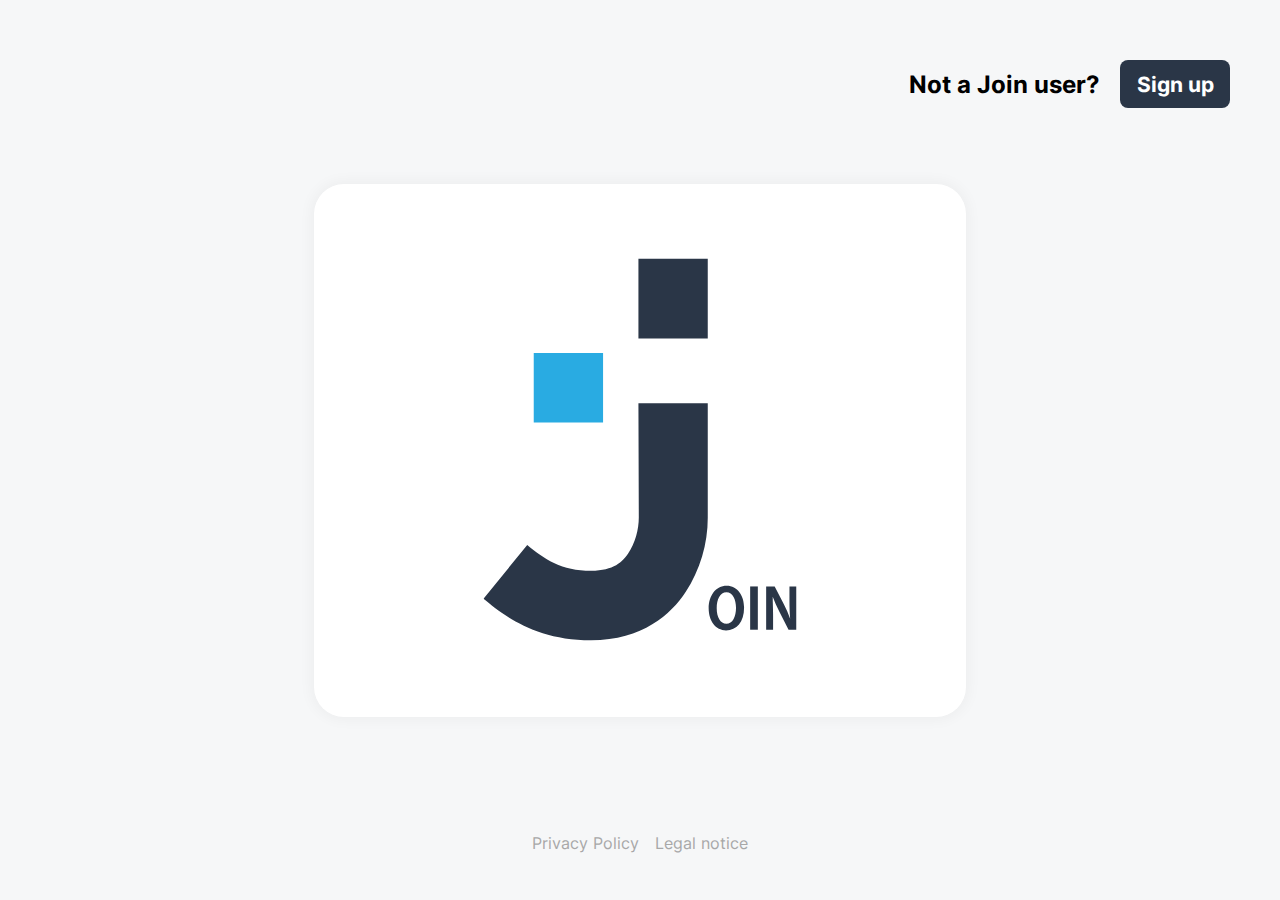
<file: index.html>
<!DOCTYPE html>
<html lang="en">

<head>
  <meta charset="UTF-8">
  <meta name="viewport" content="width=device-width, initial-scale=1.0">
  <title>Join</title>
  <link rel="icon" type="image/svg" href="./assets/img/LogoFavicon.svg">

  <script src="./js/storage.js"></script>
  <script src="./js/storage_task_contact_actions.js"></script>
  <script src="./js/contacts_overlay_and_mobile.js"></script>
  <script src="html.js"></script>
  <script src="./js/board.js"></script>
  <script src="script.js"></script>


  <link rel="stylesheet" href="style.css" />
  <link rel="stylesheet" href="./css/mobile_index.css">
  <link rel="stylesheet" href="./fonts.css" />
  <link rel="stylesheet" href="./css/contacts-overlay.css" />

</head>

<body onload="init()">
  <div class="mobile-start-screen">
    <svg class="mobile-logo" xmlns="http://www.w3.org/2000/svg" width="101" height="122" viewBox="0 0 101 122"
      fill="none">
      <path d="M71.6725 0H49.5146V25.4923H71.6725V0Z" fill="white" />
      <path
        d="M49.5142 46.2251H71.6721V82.1779C71.7733 90.8292 69.3112 99.3153 64.5986 106.557C59.9455 113.594 50.963 121.966 34.3446 121.966C16.2434 121.966 5.69286 113.406 0 108.715L13.9765 91.4743C19.533 96.0112 24.885 99.7435 34.4299 99.7435C41.6567 99.7435 44.5372 96.7988 46.2247 94.2307C48.5186 90.6637 49.7052 86.4923 49.6335 82.2464L49.5142 46.2251Z"
        fill="white" />
      <path d="M38.2135 30.1318H16.0557V52.3884H38.2135V30.1318Z" fill="#29ABE2" />
      <path
        d="M83.2795 111.522C83.2795 116.265 80.8762 118.815 77.5184 118.815C74.1607 118.815 71.9619 115.785 71.9619 111.762C71.9619 107.739 74.2288 104.554 77.7059 104.554C81.183 104.554 83.2795 107.687 83.2795 111.522ZM74.5356 111.711C74.5356 114.57 75.6776 116.675 77.6377 116.675C79.5978 116.675 80.7057 114.45 80.7057 111.539C80.7057 108.988 79.6831 106.592 77.6377 106.592C75.5924 106.592 74.5356 108.903 74.5356 111.711Z"
        fill="white" />
      <path d="M87.6771 104.76V118.593H85.2227V104.76H87.6771Z" fill="white" />
      <path
        d="M90.3359 118.593V104.76H93.0631L95.9947 110.461C96.7494 111.952 97.4209 113.483 98.006 115.049C97.8526 113.337 97.7844 111.368 97.7844 109.177V104.76H100.034V118.593H97.4946L94.5289 112.772C93.7437 111.243 93.0438 109.671 92.4324 108.064C92.4324 109.776 92.5517 111.711 92.5517 114.09V118.576L90.3359 118.593Z"
        fill="white" />
    </svg>
  </div>
  <div class="main-container-index">

    <svg class="main-logo" width="274" height="335" viewBox="0 0 274 335" fill="none"
      xmlns="http://www.w3.org/2000/svg">
      <path d="M196.314 0H135.623V69.8251H196.314V0Z" fill="#2A3647" />
      <path
        d="M135.623 126.614H196.315V225.091C196.592 248.787 189.848 272.031 176.94 291.868C164.195 311.141 139.591 334.072 94.0723 334.072C44.4917 334.072 15.5931 310.626 0 297.777L38.2825 250.554C53.5021 262.981 68.1615 273.204 94.3057 273.204C114.101 273.204 121.99 265.138 126.612 258.104C132.896 248.334 136.146 236.908 135.95 225.279L135.623 126.614Z"
        fill="#2A3647" />
      <path d="M104.67 82.5332H43.9781V143.495H104.67V82.5332Z" fill="#29ABE2" />
      <path
        d="M228.108 305.467C228.108 318.456 221.525 325.444 212.328 325.444C203.131 325.444 197.108 317.143 197.108 306.123C197.108 295.103 203.318 286.381 212.842 286.381C222.366 286.381 228.108 294.962 228.108 305.467ZM204.158 305.983C204.158 313.814 207.286 319.582 212.655 319.582C218.024 319.582 221.058 313.486 221.058 305.514C221.058 298.526 218.257 291.961 212.655 291.961C207.053 291.961 204.158 298.292 204.158 305.983Z"
        fill="#2A3647" />
      <path d="M240.153 286.944V324.834H233.43V286.944H240.153Z" fill="#2A3647" />
      <path
        d="M247.436 324.834V286.944H254.905L262.935 302.56C265.002 306.643 266.842 310.838 268.444 315.127C268.024 310.438 267.837 305.045 267.837 299.042V286.944H274V324.834H267.044L258.92 308.89C256.77 304.702 254.853 300.397 253.178 295.994C253.178 300.684 253.505 305.983 253.505 312.501V324.787L247.436 324.834Z"
        fill="#2A3647" />
    </svg>

    <div class="sing-up-header">
      <h2>Not a Join user?</h2>
      <button class="btn-log-in" onclick="renderSignUp()">Sign up</button>
    </div>

    <div id="log_container" class="log-container">

    </div>
    <div id="sing_up_mobile" class="sing-up-header-mobile">
      <h2>Not a Join user?</h2>
      <button class="btn-log-in btn-log-mobile" onclick="renderSignUp()">Sign up</button>
    </div>
  </div>
  </div>

  <div class="footer-text-container">
    <a class="footer-text" href="privacy_policy_without_log_in.html" target="_blank">Privacy Policy</a>
    <a class="footer-text" href="legal_notice_without_log_in.html" target="_blank">Legal notice</a>
  </div>

</body>

</html>
</file>
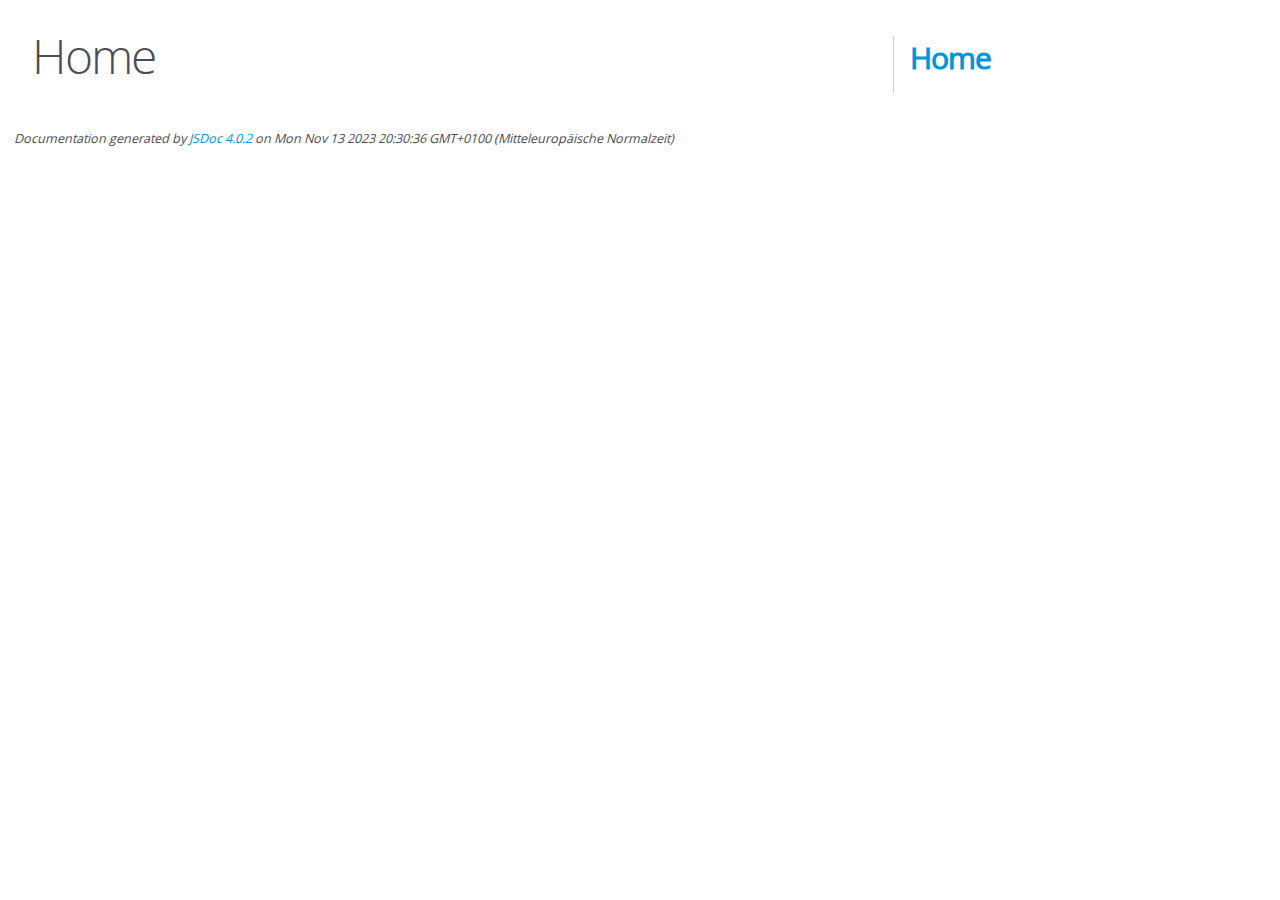
<file: out/index.html>
<!DOCTYPE html>
<html lang="en">
<head>
    <meta charset="utf-8">
    <title>JSDoc: Home</title>

    <script src="scripts/prettify/prettify.js"> </script>
    <script src="scripts/prettify/lang-css.js"> </script>
    <!--[if lt IE 9]>
      <script src="//html5shiv.googlecode.com/svn/trunk/html5.js"></script>
    <![endif]-->
    <link type="text/css" rel="stylesheet" href="styles/prettify-tomorrow.css">
    <link type="text/css" rel="stylesheet" href="styles/jsdoc-default.css">
</head>

<body>

<div id="main">

    <h1 class="page-title">Home</h1>

    



    


    <h3> </h3>










    









</div>

<nav>
    <h2><a href="index.html">Home</a></h2>
</nav>

<br class="clear">

<footer>
    Documentation generated by <a href="https://github.com/jsdoc/jsdoc">JSDoc 4.0.2</a> on Mon Nov 13 2023 20:30:36 GMT+0100 (Mitteleuropäische Normalzeit)
</footer>

<script> prettyPrint(); </script>
<script src="scripts/linenumber.js"> </script>
</body>
</html>
</file>
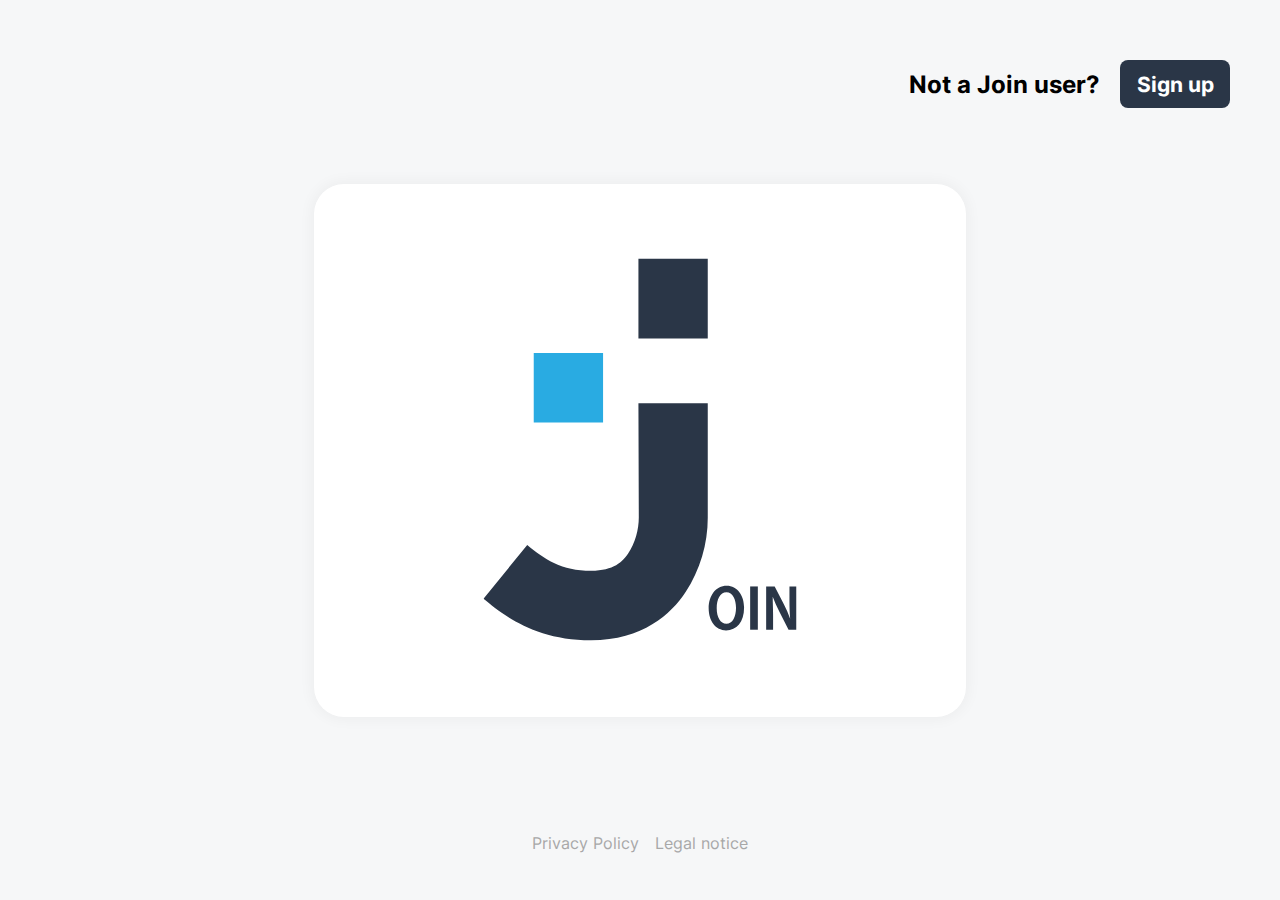
<file: add_task.html>
<!DOCTYPE html>
<html lang="en">
	<head>
		<meta charset="UTF-8" />
		<meta name="viewport" content="width=device-width, initial-scale=1.0" />
		<title>Join</title>

		<link rel="icon" type="image/svg" href="./assets/img/LogoFavicon.svg" />

		<link rel="stylesheet" href="style.css" />
		<link rel="stylesheet" href="./fonts.css" />
		<link rel="stylesheet" href="./css/add_task.css" />
		<link rel="stylesheet" href="./css/add_task_mobile.css" />
		<link rel="stylesheet" href="./css/sidebar-header_template.css" />
		<link rel="stylesheet" href="./css/mobile-header-footer.css" />
		<link rel="stylesheet" href="./css/add-task-slider.css" />
		<link rel="stylesheet" href="./css/edit-board-slider.css" />

		<script src="./js/storage.js"></script>
		<script src="./js/storage_task_contact_actions.js"></script>
		<script src="./js/board.js"></script>
		<script src="./js/task-open.js"></script>
		<script src="./script.js"></script>
		<script src="./js/sidebar-header.js"></script>
		<script src="html.js"></script>
		<script src="./js/contacts.js"></script>
		<script src="./js/task-edit.js"></script>
		<script src="./js/render-board.js"></script>
		<script src="./js/add_task.js"></script>
		<script src="./js/add_task_generate_html.js"></script>
	</head>

	<body onload="initAddTask()">
		<div class="w3include-container">
			<div w3-include-html="assets/templates/sidebar_template.html"></div>
			<main class="main-add-task-container" onclick="closeContactOverlay('et_contact_overlay', 'et_selected_contacts')">
				<div w3-include-html="assets/templates/header_template.html" class="w3-header"></div>
				<div class="add-task-content">
					<div class="add-task-main-container">
						<div class="add-task-container">
							<div class="add-task-font">Add Task</div>
							<div id="sending_confirmation" class="sending-confirmation">
								Task added to board <img class="confirmation-picture" src="./assets/img/added-task-to-board-icon.svg" />
							</div>
						</div>
						<form id="add_task_validation" onsubmit="addTask(); return false">
							<div class="main-container-center">
								<div class="add-task-container-left">
									<div class="title-main">
										<div class="title-field">Title<span class="star">*</span></div>
										<input id="enter_title_field" class="input-field-left-top" type="text" placeholder="Enter a title" required />
									</div>
									<div class="description-main">
										<div class="description-field">Description</div>
										<textarea
											id="enter_description_field"
											class="enter-description-field"
											placeholder="Enter a Description"
										></textarea>
									</div>
									<div class="assigned-main">
										<div class="assigned-field">Assigned to</div>
										<div class="assigned-to-input-slider" onclick="doNotForward(event)">
											<input
												id="et_select_contacts_search"
												class="assigned-to-slider"
												type="text"
												placeholder="Select contacts to assign"
												autocomplete="off"
												onkeyup="filterUserOnAssignedTo('et_select_contacts_search', 'et_contact_overlay', -1)"
											/>
											<img
												id="select-contacts_down"
												class="select-contacts-dropdown"
												src="./assets/img/arrow_drop_down.svg"
												alt="Select Contacts Button"
												onclick="openContactOverlay('et_contact_overlay','et_selected_contacts')"
											/>
											<img
												id="select-contacts_up"
												class="select-contacts-dropdown d-none"
												src="./assets/img/arrow_drop_up.svg"
												alt="Select Contacts Button"
												onclick="closeContactOverlay('et_contact_overlay', 'et_selected_contacts')"
											/>
											<div class="p-relative">
												<div class="contact-overlay d-none" id="et_contact_overlay" onclick="doNotForward(event)"></div>
												<div id="et_selected_contacts" class="selected-contacts"></div>
											</div>
										</div>
									</div>
								</div>

								<div class="dividing-line"></div>

								<div class="add-task-container-right">
									<div class="date-container">
										<div class="due-date">Due date<span class="star">*</span></div>
										<input
											id="date_field"
											class="date-entry-container"
											type="date"
											placeholder="tt.mm.jjjj"
											onfocus="(this.type = 'date')"
											required
										/>
									</div>
									<div class="prio-container">
										<div class="prio-field">Prio</div>
										<div class="status-container">
											<div id="Urgent_container" onclick="changePrioColor('Urgent')" class="status-definition-container">
												Urgent<img id="Urgent_img" class="prio-images" src="./assets/img/Urgent.svg" />
											</div>
											<div id="Medium_container" onclick="changePrioColor('Medium')" class="status-definition-container">
												Medium<img id="Medium_img" class="prio-images" src="./assets/img/Medium.svg" />
											</div>
											<div id="Low_container" onclick="changePrioColor('Low')" class="status-definition-container">
												Low<img id="Low_img" class="prio-images" src="./assets/img/Low.svg" />
											</div>
										</div>
									</div>
									<div class="category-container">
										<div class="category-field">Category<span class="star">*</span></div>
										<select class="minimal select-category" id="select_category_field" required>
											<option value="" class="placeholder" disabled selected>Select task category</option>
											<option class="category-options">Technical Task</option>
											<option class="category-options">User Story</option>
										</select>
									</div>
									<div class="subtask-container">
										<div class="subtask-field">Subtask</div>
										<div class="adding-new-subtask">
											<input
												onclick="handleSubtaskActions()"
												class="subtask-entry-field"
												id="add_new_subtask_field"
												placeholder="Add new subtask"
											/>
											<img
												id="normal_subtask_icon"
												class="normal-subtask-icon"
												onclick="changingSubtaskIcons(), handleSubtaskActions()"
												src="./assets/img/add-plus-icon.svg"
											/>
											<div id="three_subtask_icons" class="three-subtask-icons d-none">
												<img
													id="adding_subtask_icon-c"
													class="subtask-icons"
													src="./assets/img/add-cancel-icon.svg"
													onclick="closeSubtaskIcons()"
												/>
												<svg xmlns="http://www.w3.org/2000/svg" width="2" height="24" viewBox="0 0 2 24" fill="none">
													<path d="M1.14453 0V24" stroke="#D1D1D1" />
												</svg>
												<img
													id="adding_subtask_icon-ok"
													class="subtask-icons"
													onclick="displaySubtasks()"
													src="./assets/img/add-check-icon.svg"
												/>
											</div>
										</div>
										<div id="subtask_display_container" class="subtask-display"></div>
									</div>
								</div>
							</div>

							<div class="clear-and-create-task-container">
								<div class="required-advise"><span class="star">*</span>This field is required</div>
								<div class="clear-and-create-area">
									<div id="clear_button" class="clear-container" onclick="clearAllFields()">
										Clear
										<svg xmlns="http://www.w3.org/2000/svg" width="24" height="25" viewBox="0 0 24 25" fill="none">
											<mask
												id="mask0_71720_5473"
												style="mask-type: alpha"
												maskUnits="userSpaceOnUse"
												x="0"
												y="0"
												width="24"
												height="25"
											>
												<rect y="0.96582" width="24" height="24" fill="#D9D9D9" />
											</mask>
											<g mask="url(#mask0_71720_5473)">
												<path
													d="M11.9998 14.3659L7.0998 19.2659C6.91647 19.4492 6.68314 19.5409 6.3998 19.5409C6.11647 19.5409 5.88314 19.4492 5.6998 19.2659C5.51647 19.0825 5.4248 18.8492 5.4248 18.5659C5.4248 18.2825 5.51647 18.0492 5.6998 17.8659L10.5998 12.9659L5.6998 8.06587C5.51647 7.88254 5.4248 7.6492 5.4248 7.36587C5.4248 7.08254 5.51647 6.8492 5.6998 6.66587C5.88314 6.48254 6.11647 6.39087 6.3998 6.39087C6.68314 6.39087 6.91647 6.48254 7.0998 6.66587L11.9998 11.5659L16.8998 6.66587C17.0831 6.48254 17.3165 6.39087 17.5998 6.39087C17.8831 6.39087 18.1165 6.48254 18.2998 6.66587C18.4831 6.8492 18.5748 7.08254 18.5748 7.36587C18.5748 7.6492 18.4831 7.88254 18.2998 8.06587L13.3998 12.9659L18.2998 17.8659C18.4831 18.0492 18.5748 18.2825 18.5748 18.5659C18.5748 18.8492 18.4831 19.0825 18.2998 19.2659C18.1165 19.4492 17.8831 19.5409 17.5998 19.5409C17.3165 19.5409 17.0831 19.4492 16.8998 19.2659L11.9998 14.3659Z"
													fill="#2A3647"
												/>
											</g>
										</svg>
									</div>
									<button type="submit" id="create_task_button" class="create-task-container" type="button" disabled>
										Create Task <img src="./assets/img/check.svg" />
									</button>
								</div>
							</div>
						</form>
					</div>
				</div>
				<div w3-include-html="assets/templates/mobile_sidebar_template.html"></div>
			</main>
		</div>
	</body>
</html>
</file>
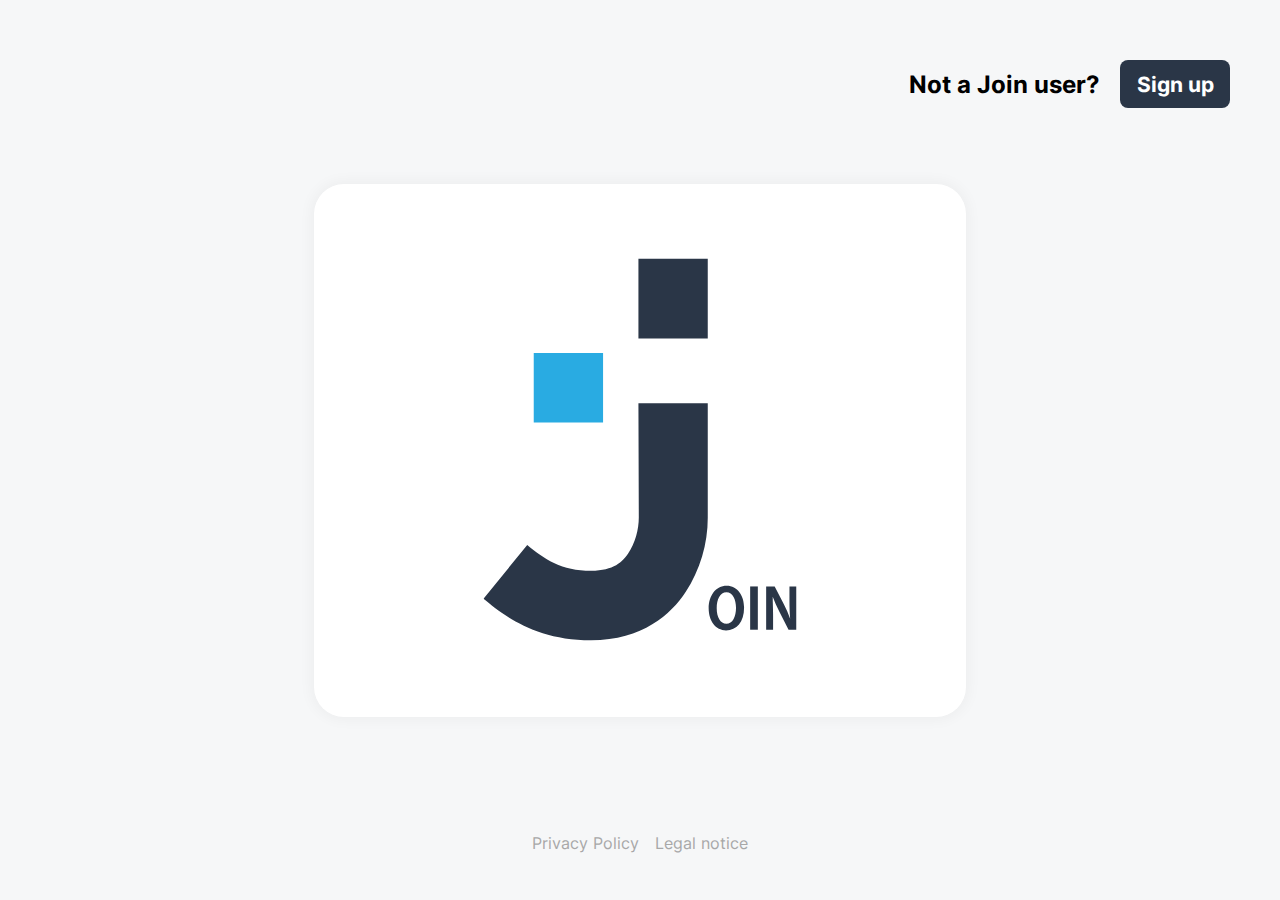
<file: board.html>
<!DOCTYPE html>
<html lang="en">
	<head>
		<meta charset="UTF-8" />
		<meta name="viewport" content="width=device-width, initial-scale=1.0" />
		<title>Join</title>
		<link rel="icon" type="image/svg" href="./assets/img/LogoFavicon.svg" />
		<link rel="stylesheet" href="./css/sidebar-header_template.css" />
		<link rel="stylesheet" href="./css/add_task.css" />
		<link rel="stylesheet" href="./css/add_task_mobile.css" />
		<link rel="stylesheet" href="./css/board.css" />
		<link rel="stylesheet" href="./css/slider.css" />
		<link rel="stylesheet" href="./css/mobile-header-footer.css" />
		<link rel="stylesheet" href="./css/add-task-slider.css" />
		<link rel="stylesheet" href="./css/edit-board-slider.css" />
		<link rel="stylesheet" href="./fonts.css" />
		<link rel="stylesheet" href="style.css" />
		<link rel="stylesheet" href="./css/mobile_board.css" />
		<script src="./js/storage.js"></script>
		<script src="./js/storage_task_contact_actions.js"></script>
		<script src="./script.js"></script>
		<script src="./js/add_task.js"></script>
		<script src="./js/render-board.js"></script>
		<script src="./js/render-add-task-slider.js"></script>
		<script src="./js/task-move-to.js"></script>
		<script src="./js/board.js"></script>
		<script src="./js/sidebar-header.js"></script>
		<script src="./js/add-task-slider.js"></script>
		<script src="./js/task-open.js"></script>
		<script src="./js/task-edit.js"></script>
		<script src="./js/slider.js"></script>
	</head>

	<body class="mobile-body" onload="includeHTML(); initBoard();">
		<div class="w3include-container">
			<!-- sidebar template -->
			<div w3-include-html="assets/templates/sidebar_template.html"></div>

			<main id="main_container_board" class="main-container-board">
				<!-- header template -->
				<div w3-include-html="assets/templates/header_template.html" class="w3-header"></div>
				<!-- board container -->
				<div class="board-container">
					<!-- board Header -->
					<div class="board-head">
						<h1>Board</h1>
						<div id="search_on_task_container">
							<div id="input_section">
								<input id="find_task" type="text" placeholder="Find Task" onkeyup="searchTask(); setTimeout(closeFilter(),1000)" />
								<div class="task-search-field">
									<div class="seperator"></div>
									<div class="search-button" onclick="searchTask()">
										<svg width="1.8rem" height="1.8rem" viewBox="0 0 18 18" fill="none" xmlns="http://www.w3.org/2000/svg">
											<path
												d="M6.71181 13.2137C4.89463 13.2137 3.35669 12.5843 2.098 11.3256C0.839307 10.0669 0.209961 8.52899 0.209961 6.71181C0.209961 4.89463 0.839307 3.35669 2.098 2.098C3.35669 0.839307 4.89463 0.209961 6.71181 0.209961C8.52899 0.209961 10.0669 0.839307 11.3256 2.098C12.5843 3.35669 13.2137 4.89463 13.2137 6.71181C13.2137 7.44535 13.097 8.13721 12.8636 8.7874C12.6302 9.43758 12.3134 10.0127 11.9133 10.5129L17.5149 16.1145C17.6983 16.2979 17.79 16.5313 17.79 16.8147C17.79 17.0981 17.6983 17.3315 17.5149 17.5149C17.3315 17.6983 17.0981 17.79 16.8147 17.79C16.5313 17.79 16.2979 17.6983 16.1145 17.5149L10.5129 11.9133C10.0127 12.3134 9.43758 12.6302 8.7874 12.8636C8.13721 13.097 7.44535 13.2137 6.71181 13.2137ZM6.71181 11.2131C7.96217 11.2131 9.02497 10.7755 9.90022 9.90022C10.7755 9.02497 11.2131 7.96217 11.2131 6.71181C11.2131 5.46145 10.7755 4.39865 9.90022 3.5234C9.02497 2.64815 7.96217 2.21053 6.71181 2.21053C5.46145 2.21053 4.39865 2.64815 3.5234 3.5234C2.64815 4.39865 2.21053 5.46145 2.21053 6.71181C2.21053 7.96217 2.64815 9.02497 3.5234 9.90022C4.39865 10.7755 5.46145 11.2131 6.71181 11.2131Z"
												fill="#2A3647"
											></path>
										</svg>
									</div>
								</div>
							</div>
							<div id="no_task_found">No tasks found!</div>
						</div>
						<div id="add_task_button" onclick="loadAddTaskSlider('to-do')">
							<div>
								<span class="mobile-d-none">Add task</span>
								<svg width="2.0rem" height="2.0rem" viewBox="0 0 20 20" fill="none" xmlns="http://www.w3.org/2000/svg">
									<path
										d="M8.73438 11.3327H0.734375V8.66602H8.73438V0.666016H11.401V8.66602H19.401V11.3327H11.401V19.3327H8.73438V11.3327Z"
										fill="white"
									></path>
								</svg>
							</div>
						</div>
					</div>

					<!-- Board Content Colums-->
					<div id="board_content">
						<div id="board_todo_section" class="column-section">
							<!-- Tasks Column Header -->
							<div id="board_todo_section_head" class="column-title-area">
								<h3>To Do</h3>
								<svg
									onclick="loadAddTaskSlider('to-do')"
									width="2.4rem"
									height="2.4rem"
									viewBox="0 0 24 24"
									fill="none"
									xmlns="http://www.w3.org/2000/svg"
									onclick="addTaskSlider('to-do'); handleInputFocus();"
								>
									<path d="M12 8V16" stroke="#2A3647" stroke-width="2" stroke-linecap="round"></path>
									<path d="M16 12.0754L8 12.0754" stroke="#2A3647" stroke-width="2" stroke-linecap="round"></path>
									<rect x="1" y="1" width="22" height="22" rx="7" stroke="#2A3647" stroke-width="2"></rect>
								</svg>
							</div>

							<!-- To Do Task Drop Zone-->
							<div
								id="to-do"
								class="column-drop-zone"
								ondrop="moveTo('to-do'); removeHighlight('to-do')"
								ondragover="allowDrop(event), highlight('to-do')"
								ondragleave="removeHighlight('to-do')"
								style="padding: 0px; height: 100%"
							>
								<!-- Task Card -->
							</div>
						</div>

						<div id="board_in_progress_section" class="column-section">
							<!-- Tasks Column Header -->
							<div id="board_in_porogress_section_head" class="column-title-area">
								<h3>In progress</h3>
								<svg
									onclick="loadAddTaskSlider('in-progress')"
									width="2.4rem"
									height="2.4rem"
									viewBox="0 0 24 24"
									fill="none"
									xmlns="http://www.w3.org/2000/svg"
									onclick="addTaskSlider('in-progress'); handleInputFocus();"
								>
									<path d="M12 8V16" stroke="#2A3647" stroke-width="2" stroke-linecap="round"></path>
									<path d="M16 12.0754L8 12.0754" stroke="#2A3647" stroke-width="2" stroke-linecap="round"></path>
									<rect x="1" y="1" width="22" height="22" rx="7" stroke="#2A3647" stroke-width="2"></rect>
								</svg>
							</div>
							<!-- In Progress Task Drop Zone-->
							<div
								id="in-progress"
								class="column-drop-zone"
								ondrop="moveTo('in-progress'); removeHighlight('in-progress')"
								ondragover="allowDrop(event), highlight('in-progress')"
								ondragleave="removeHighlight('in-progress')"
								style="padding: 0px; height: 100%"
							>
								<!-- Task Card -->
							</div>
						</div>

						<div id="board_await_feedback_section" class="column-section">
							<!-- Tasks Column Header -->
							<div id="board_await_feedback_section_head" class="column-title-area">
								<h3>Await feedback</h3>
								<svg
									onclick="loadAddTaskSlider('await-feedback')"
									width="2.4rem"
									height="2.4rem"
									viewBox="0 0 24 24"
									fill="none"
									xmlns="http://www.w3.org/2000/svg"
									onclick="addTaskSlider('await-feedback'); handleInputFocus();"
								>
									<path d="M12 8V16" stroke="#2A3647" stroke-width="2" stroke-linecap="round"></path>
									<path d="M16 12.0754L8 12.0754" stroke="#2A3647" stroke-width="2" stroke-linecap="round"></path>
									<rect x="1" y="1" width="22" height="22" rx="7" stroke="#2A3647" stroke-width="2"></rect>
								</svg>
							</div>
							<!-- Await Feedback Task Drop Zone-->
							<div
								id="await-feedback"
								class="column-drop-zone"
								ondrop="moveTo('await-feedback'); removeHighlight('await-feedback')"
								ondragover="allowDrop(event), highlight('await-feedback')"
								ondragleave="removeHighlight('await-feedback')"
								style="padding: 0px; height: 100%"
							>
								<!-- Task Card -->
							</div>
						</div>

						<div id="board_done_section" class="column-section">
							<!-- Tasks Column Header -->
							<div class="column-title-area">
								<h3 id="board_done_section_head">Done</h3>
								<svg
									onclick="loadAddTaskSlider('done')"
									width="2.4rem"
									height="2.4rem"
									viewBox="0 0 24 24"
									fill="none"
									xmlns="http://www.w3.org/2000/svg"
									onclick="addTaskSlider('done'); handleInputFocus();"
								>
									<path d="M12 8V16" stroke="#2A3647" stroke-width="2" stroke-linecap="round"></path>
									<path d="M16 12.0754L8 12.0754" stroke="#2A3647" stroke-width="2" stroke-linecap="round"></path>
									<rect x="1" y="1" width="22" height="22" rx="7" stroke="#2A3647" stroke-width="2"></rect>
								</svg>
							</div>
							<!-- Done Task Drop Zone-->
							<div
								id="done"
								class="column-drop-zone"
								ondrop="moveTo('done'); removeHighlight('done')"
								ondragover="allowDrop(event), highlight('done')"
								ondragleave="removeHighlight('done')"
								style="padding: 0px; height: 100%"
							>
								<!-- Task Card -->
							</div>
						</div>
					</div>

					<!-- Task Open Content Slider-->
					<div
						id="task_overlay_bg"
						class="slider-center d-none"
						onclick="hideTaskOpen('task_open_overlay_frame'); closeContactOverlay('et_contact_overlay', 'et_selected_contacts')"
					></div>

					<!-- Task Added to Board -->
					<div id="task_added_to_board" class="slider-center d-none">
						<div class="task-added-on-board">
							<div>Task added to board</div>
							<svg xmlns="http://www.w3.org/2000/svg" width="31" height="26" viewBox="0 0 31 26" fill="none">
								<path
									d="M23.4544 2.77273L23.4545 23.2271C23.4538 23.8296 23.2142 24.4074 22.7881 24.8334C22.362 25.2595 21.7843 25.4992 21.1817 25.4998L16.6363 25.4998C16.0338 25.4992 15.456 25.2595 15.03 24.8334C14.6039 24.4074 14.3642 23.8296 14.3636 23.2271L14.3636 2.77273C14.3642 2.17015 14.6039 1.59243 15.03 1.16635C15.456 0.740262 16.0338 0.500623 16.6363 0.50002L21.1817 0.50002C21.7843 0.500623 22.362 0.740262 22.7881 1.16635C23.2142 1.59243 23.4538 2.17015 23.4544 2.77273ZM16.6363 23.2271L21.1817 23.2271L21.1817 2.77273L16.6363 2.77273L16.6363 23.2271ZM16.6363 2.77273L16.6363 23.2271C16.6357 23.8296 16.3961 24.4073 15.97 24.8334C15.5439 25.2595 14.9662 25.4991 14.3636 25.4997L9.81823 25.4997C9.21566 25.4991 8.63794 25.2595 8.21185 24.8334C7.78577 24.4073 7.54613 23.8296 7.54553 23.227L7.54553 2.7727C7.54613 2.17013 7.78577 1.59241 8.21185 1.16632C8.63793 0.740238 9.21566 0.500602 9.81823 0.5L14.3636 0.499999C14.9662 0.500602 15.5439 0.740238 15.97 1.16632C16.3961 1.59241 16.6357 2.17015 16.6363 2.77273ZM9.81823 23.227L14.3636 23.2271L14.3636 2.77273L9.81823 2.7727L9.81823 23.227ZM9.81823 2.7727L9.81823 23.227C9.81763 23.8296 9.57799 24.4073 9.15191 24.8334C8.72582 25.2595 8.1481 25.4991 7.54553 25.4997L3.00012 25.4997C2.39755 25.4991 1.81983 25.2595 1.39374 24.8334C0.967657 24.4073 0.728019 23.8296 0.727417 23.227L0.727416 2.7727C0.728018 2.17013 0.967656 1.59241 1.39374 1.16632C1.81982 0.740238 2.39755 0.500603 3.00012 0.5L7.54553 0.5C8.1481 0.500602 8.72582 0.740238 9.1519 1.16632C9.57799 1.59241 9.81763 2.17013 9.81823 2.7727ZM3.00012 23.227L7.54553 23.227L7.54553 2.7727L3.00012 2.7727L3.00012 23.227Z"
									fill="white"
								/>
								<path
									d="M30.2726 2.77298L30.2726 23.2273C30.272 23.8299 30.0323 24.4076 29.6062 24.8337C29.1802 25.2598 28.6024 25.4994 27.9999 25.5L23.4545 25.5C22.8519 25.4994 22.2742 25.2598 21.8481 24.8337C21.422 24.4076 21.1824 23.8296 21.1817 23.2271L21.1817 2.77273C21.1823 2.17015 21.422 1.59268 21.8481 1.1666C22.2742 0.740514 22.8519 0.500876 23.4544 0.500274L27.9999 0.500273C28.6024 0.500876 29.1801 0.740514 29.6062 1.1666C30.0323 1.59268 30.272 2.1704 30.2726 2.77298ZM23.4545 23.2271L27.9999 23.2273L27.9999 2.77298L23.4544 2.77273L23.4545 23.2271Z"
									fill="white"
								/>
							</svg>
						</div>
					</div>
				</div>
				<div w3-include-html="assets/templates/mobile_sidebar_template.html"></div>
			</main>
		</div>
	</body>
</html>
</file>
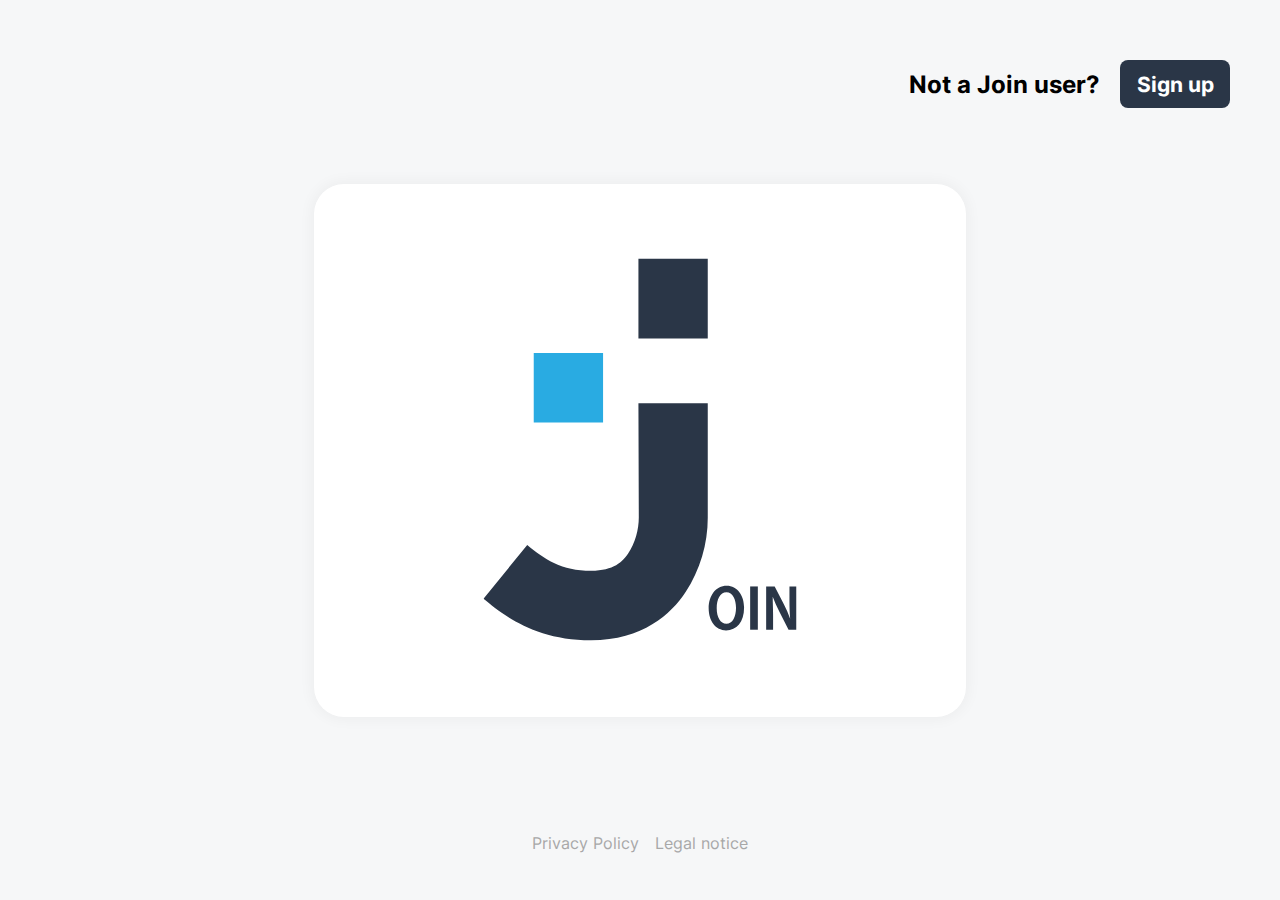
<file: contacts.html>
<!DOCTYPE html>
<html lang="en">

<head>
  <meta charset="UTF-8" />
  <meta name="viewport" content="width=device-width, initial-scale=1.0" />
  <title>Join</title>

    <link rel="icon" type="image/svg" href="./assets/img/LogoFavicon.svg"/>    

    <link rel="stylesheet" href="style.css"/>
    <link rel="stylesheet" href="./fonts.css"/>
    <link rel="stylesheet" href="./css/add_task.css"/>
    <link rel="stylesheet" href="./css/sidebar-header_template.css"/>
    <link rel="stylesheet" href="./css/mobile-header-footer.css"/>
    <link rel="stylesheet" href="./css/contacts.css"/>
    <link rel="stylesheet" href="./css/profile.css"/>
    <link rel="stylesheet" href="./css/contacts-overlay.css"/>
    <link rel="stylesheet" href="./css/contacts-mobile.css"/>

    <script src="./js/storage.js"></script>
    <script src="./js/storage_task_contact_actions.js"></script>
    <script src="./script.js"></script>
    <script src="./js/sidebar-header.js"></script>
    <script src="./js/add_task.js"></script>
    <script src="html.js"></script>
    <script src="./js/contacts.js"></script>
    <script src="./js/profile.js"></script>
    <script src="./js/contacts_generate_html.js"></script>
    <script src="./js/contacts_overlay_and_mobile.js"></script>
    <script src="./js/board.js"></script>
    <script src="./js/render-board.js"></script>
  </head>

  <body onload="includeHTML(), initContacts()">
    <div class="w3include-container">
      <div w3-include-html="assets/templates/sidebar_template.html"></div>
      <main>
        <div class="resp-position-fixed" w3-include-html="assets/templates/header_template.html"></div>
        <div class="contacts-main">
          <div id="add_new_contact_main" class="add-new-contact-main">
            <div class="contact-list">
              <div class="primary-contact" onclick="showOverlay()">Add new contact <img src="./assets/img/primary-contact-icon.svg"/>
              </div>           
              <div id="contact_container"></div>
            </div>            
          </div>
          

          <div id="contacts_container_right" class="contacts-container-right show-responsive-details">
            <div class="contacts-better-container">
              <div id="resp_arrow_back" class="resp-arrow-back d-none" onclick="closeResponsiveDetails()">
                <img class="responsive-arrow-back" src="./assets/img/arrow-left-line.svg"></div>
              <div class="contacts-letter">Contacts</div>
              <div class="vector-line"></div>
              <div class="better-team">Better with a team</div>
              <div class="horizontal-vector-line d-none"></div>

            </div>

            <div id="show_contact_details" class="show-contact-details d-none" onclick="showContactDetails()">
            </div>
            <div id="contact_succesfully_created" class="contact-succesfully-created">Contact succesfully created</div>
          </div>
        </div>    

        <form>
          <div id="add_new_contact" class="overlay-add-contact d-none">
            <div class="overlay-container-left"><img class="add-contact-overlay-icon" src="./assets/img/join-overlay-icon-white.svg"/>
              <div class="overlay-letter-add-contact">Add contact
                <div class="overlay-letters-better">Tasks are better with a team!
                </div>
                <div class="overlay-vectorline-horizontal"></div>
              </div>
            </div>

            <div class="overlay-container-right">
              <div class="overlay-close" id="cancel_overlay" onclick="cancelOverlay()">
                <img class="oyerlay-close-img" id="overlay_close_img" src="./assets/img/cancel.svg" />                  
              </div>
              <div class="overlay-add-contact-container">
                <div>
                  <div class="overlay-input-data"><input type="text" id="contact_Name" required placeholder="Name"/>
                    <img class="overlay-contact-icons" src="./assets/img/overlay-person.svg"/>
                  </div>
                  <div class="error-message" id="username_error_msg"></div>
                </div>
                <div>
                  <div class="overlay-input-data"><input type="email" id="contact_Email" required placeholder="Email"/>
                    <img class="overlay-contact-icons" src="./assets/img/overlay-mail.svg"/>
                  </div>
                  <div class="error-message" id="email_error_msg"></div>

                </div>
                <div>
                  <div class="overlay-input-data"><input type="tel" id="contact_Phone" name="phone" required placeholder="Phone"/>
                    <img class="overlay-contact-icons" src="./assets/img/overlay-call.svg"/>
                  </div>
                  <div class="error-message" id="phone_error_msg"></div>
                </div>
              </div>
              <div class="cancel-and-create-container">
                <div id="overlay_cancel_button" class="overlay-cancel-button" onclick="cancelOverlay()">Cancel
                  <svg xmlns="http://www.w3.org/2000/svg" width="24" height="25" viewBox="0 0 24 25" fill="none">
                    <mask id="mask0_71720_5473" style="mask-type: alpha" maskUnits="userSpaceOnUse" x="0" y="0" width="24" height="25">
                      <rect y="0.96582" width="24" height="24" fill="#D9D9D9"/>
                    </mask>
                    <g mask="url(#mask0_71720_5473)">
                      <path d="M11.9998 14.3659L7.0998 19.2659C6.91647 19.4492 6.68314 19.5409 6.3998 19.5409C6.11647 19.5409 5.88314 19.4492 5.6998 19.2659C5.51647 19.0825 5.4248 18.8492 5.4248 18.5659C5.4248 18.2825 5.51647 18.0492 5.6998 17.8659L10.5998 12.9659L5.6998 8.06587C5.51647 7.88254 5.4248 7.6492 5.4248 7.36587C5.4248 7.08254 5.51647 6.8492 5.6998 6.66587C5.88314 6.48254 6.11647 6.39087 6.3998 6.39087C6.68314 6.39087 6.91647 6.48254 7.0998 6.66587L11.9998 11.5659L16.8998 6.66587C17.0831 6.48254 17.3165 6.39087 17.5998 6.39087C17.8831 6.39087 18.1165 6.48254 18.2998 6.66587C18.4831 6.8492 18.5748 7.08254 18.5748 7.36587C18.5748 7.6492 18.4831 7.88254 18.2998 8.06587L13.3998 12.9659L18.2998 17.8659C18.4831 18.0492 18.5748 18.2825 18.5748 18.5659C18.5748 18.8492 18.4831 19.0825 18.2998 19.2659C18.1165 19.4492 17.8831 19.5409 17.5998 19.5409C17.3165 19.5409 17.0831 19.4492 16.8998 19.2659L11.9998 14.3659Z"
                        fill="#2A3647"/>
                    </g>
                  </svg>
                </div>

                <button type="submit" id="overlay_create_contact_button" class="overlay-create-contact-button" onclick="addNewContact(event)">Create contact

                  <img src="./assets/img/overlay-ok.svg" />
                </button>
              </div>
              <div id="overlay_contact_circle" class="overlay-contact-circle">
                <img id="contact_gray" class="contact-gray" src="./assets/img/contacts-circle-grey.svg"/>
                <img id="contact_person_white" class="contact-person-white" src="./assets/img/person-white.svg"/>

              </div>
            </div>
          </div>

        </form>

        <div id="handle_resp_contact_container" class="handle-resp-contact-container">            
            <img id="handle_resp_contact_icon" class="resp-contact-icon" src="./assets/img/primary-contact-icon.svg" onclick="showOverlay()"/>          
        </div>       


        </div>
      </div>

      <div class="resp-footer" w3-include-html="assets/templates/mobile_sidebar_template.html">
      </div>
    </main>
  </div>
</body>

</html>
</file>
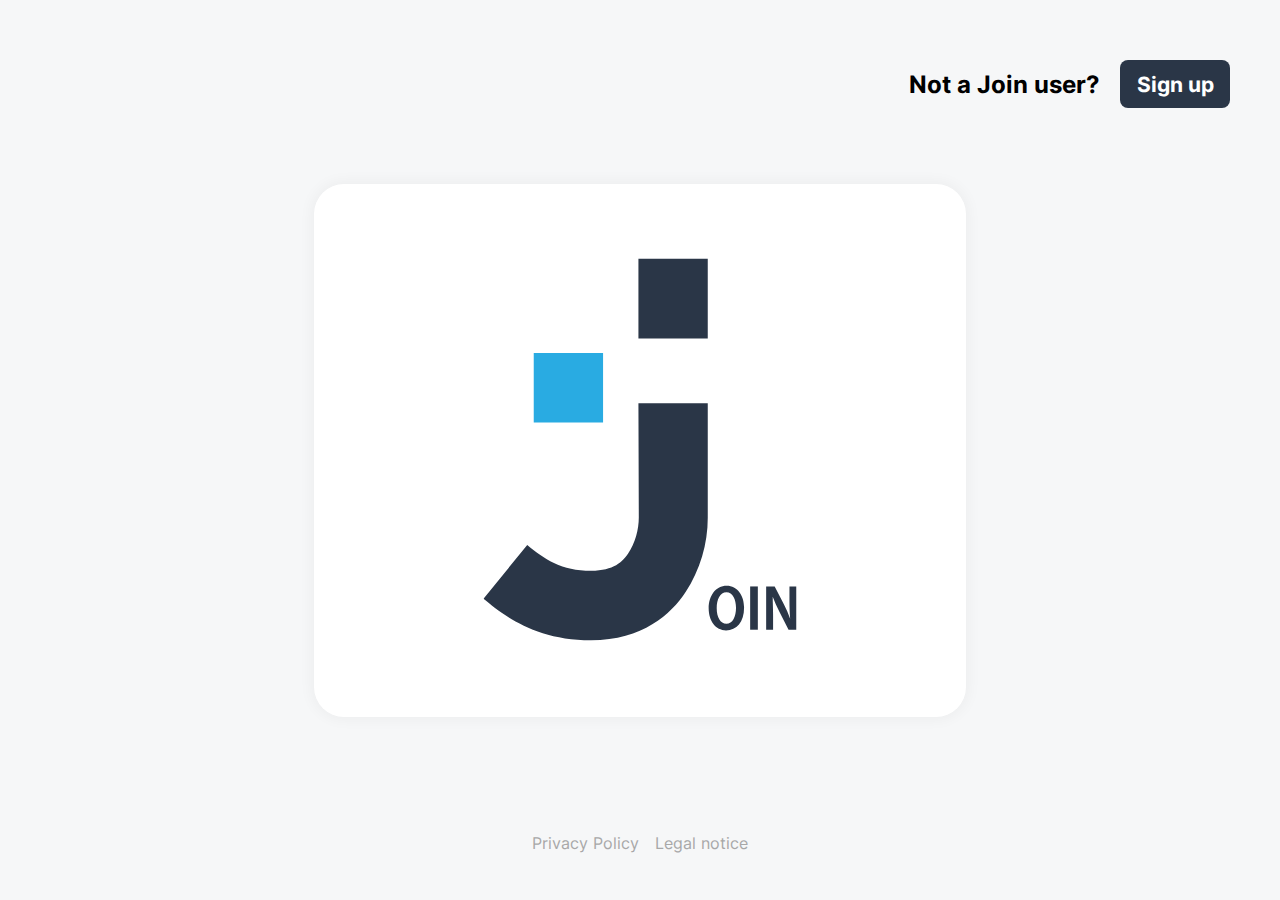
<file: help.html>
<!DOCTYPE html>
<html lang="en">
	<head>
		<meta charset="UTF-8" />
		<meta name="viewport" content="width=device-width, initial-scale=1.0" />
		<title>Join</title>
		<link rel="icon" type="image/svg" href="./assets/img/LogoFavicon.svg" />
		<link rel="stylesheet" href="./css/sidebar-header_template.css" />
		<link rel="stylesheet" href="./css/mobile-header-footer.css" />
		<link rel="stylesheet" href="./fonts.css" />
		<link rel="stylesheet" href="style.css" />
		<link rel="stylesheet" href="./css/help.css" />
		<script src="./js/storage.js"></script>
		<script src="./js/storage_task_contact_actions.js"></script>
		<script src="script.js"></script>
		<script src="./js/sidebar-header.js"></script>
	</head>

	<body onload="initSidePages()">
		<div class="w3include-container">
			<div w3-include-html="assets/templates/sidebar_template.html"></div>
			<main class="main-content-help">
				<div w3-include-html="assets/templates/header_template.html" class="w3-header"></div>

				<div class="help-content">
					<div class="help-header1">
						<h1>Help</h1>
					</div>
					<p class="pb-24">
						Welcome to the help page for <span>Join</span>, your guide to using our kanban project management tool. Here, we'll provide an
						overview of what <span>Join</span> is, how it can benefit you, and how to use it.
					</p>
					<h2 class="pb-16">What is Join?</h2>
					<p class="pb-24">
						<span>Join</span> is a kanban-based project management tool designed and built by a group of dedicated students as part of
						their web development bootcamp at the Developer Akademie.
						<br />
						<br />
						Kanban, a Japanese term meaning "billboard", is a highly effective method to visualize work, limit work-in-progress, and
						maximize efficiency (or flow). <span>Join</span> leverages the principles of kanban to help contacts manage their tasks and
						projects in an intuitive, visual interface.
						<br />
						<br />
						It is important to note that <span>Join</span> is designed as an educational exercise and is not intended for extensive
						business usage. While we strive to ensure the best possible user experience, we cannot guarantee consistent availability,
						reliability, accuracy, or other aspects of quality regarding <span>Join</span>.
					</p>
					<h2 class="pb-24">How to use it</h2>
					<p class="pb-16">Here is a step-by-step guide on how to use <span>Join</span></p>
					<ol>
						<li>
							<div>Exploring the Board</div>

							<p class="pb-16">
								When you log in to <span>Join</span>, you'll find a default board. This board represents your project and contains
								four default lists: "To Do", "In Progress", “Await feedback” and "Done".
							</p>
						</li>
						<li>
							<div>Creating Contacts</div>

							<p class="pb-16">
								In <span>Join</span>, you can add contacts to collaborate on your projects. Go to the "Contacts" section, click on
								"New contact", and fill in the required information. Once added, these contacts can be assigned tasks and they can
								interact with the tasks on the board.
							</p>
						</li>
						<li>
							<div>Adding Cards</div>

							<p class="pb-16">
								Now that you've added your contacts, you can start adding cards. Cards represent individual tasks. Click the "+"
								button under the appropriate list to create a new card. Fill in the task details in the card, like task name,
								description, due date, assignees, etc.
							</p>
						</li>
						<li>
							<div>Moving Cards</div>

							<p class="pb-16">
								As the task moves from one stage to another, you can reflect that on the board by dragging and dropping the card from
								one list to another.
							</p>
						</li>
						<li>
							<div>Deleting Cards</div>

							<p class="pb-16">
								Once a task is completed, you can either move it to the "Done" list or delete it. Deleting a card will permanently
								remove it from the board. Please exercise caution when deleting cards, as this action is irreversible. Remember that
								using <span>Join</span> effectively requires consistent updates from you and your team to ensure the board reflects
								the current state of your project. Have more questions about <span>Join</span>? Feel free to contact us at [Your
								Contact Email]. We're here to help you!
							</p>
						</li>
					</ol>
					<h2 class="pb-24">Enjoy using Join</h2>
				</div>
				<div w3-include-html="assets/templates/mobile_sidebar_template.html"></div>
			</main>
		</div>
	</body>
</html>
</file>
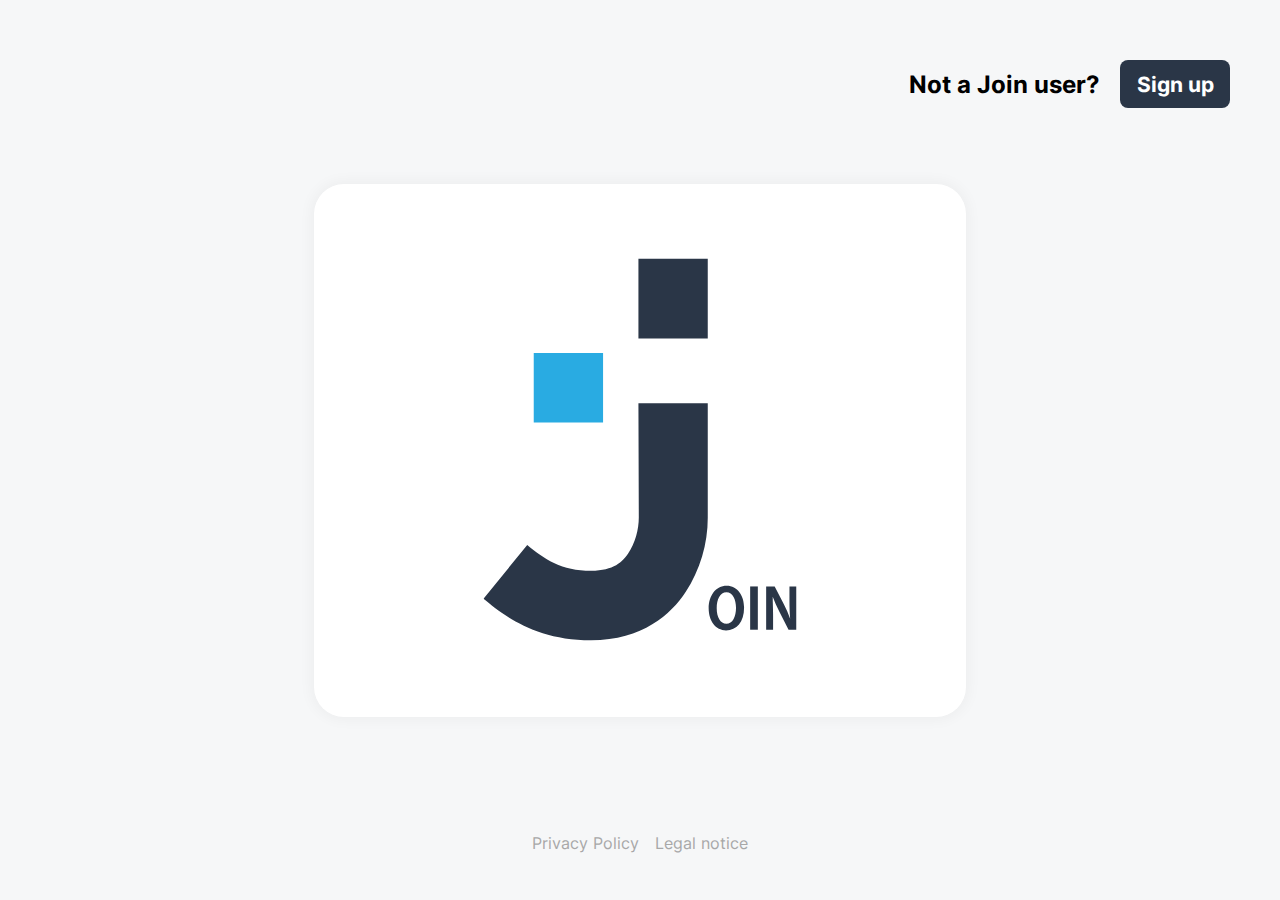
<file: legal_notice.html>
<!DOCTYPE html>
<html lang="en">

<head>
    <meta charset="UTF-8">
    <meta name="viewport" content="width=device-width, initial-scale=1.0">
    <title>Join</title>
    <link rel="icon" type="image/svg" href="./assets/img/LogoFavicon.svg">
    <link rel="stylesheet" href="style.css" />
    <link rel="stylesheet" href="./fonts.css" />
    <link rel="stylesheet" href="./css/sidebar-header_template.css">
    <link rel="stylesheet" href="./css/mobile-header-footer.css">
    <link rel="stylesheet" href="./css/legal_notice.css">
    <script src="./js/storage.js"></script>
    <script src="./js/storage_task_contact_actions.js"></script>
    <script src="script.js"></script>
    <script src="./js/sidebar-header.js"></script>
</head>

<body onload="includeHTML(), initSidePages()">
    <div class="w3include-container">
        <div w3-include-html="assets/templates/sidebar_template.html"></div>
        <main class="legal-notice-content">
            <div w3-include-html="assets/templates/header_template.html" class="w3-header"></div>

            <div class='impressum'>
                <h1>Impressum</h1><br>
                <p>Angaben gemäß § 5 TMG</p>
                <br>
                <p>Mario Winter <br>
                    Außenliegend 4 <br>
                    61209 Echzell-Bingenheim <br>
                </p>
                <br>
                <p> <strong>Vertreten durch: </strong><br>
                    Mario Winter<br>
                    Nafi Müftüoglu<br>
                    Michal Galas<br>
                </p>
                <br>
                <p><strong>Kontakt:</strong> <br>
                    Telefon: 123 456789-123 456789<br>
                    E-Mail: <a href='mailto:michalgalas1989@gmail.com'>mariowinter@contact.com</a></br></p><br>
                Website Impressum von <a href="https://www.impressum-generator.de">impressum-generator.de</a>
            </div>
            <div w3-include-html="assets/templates/mobile_sidebar_template.html"></div>
        </main>
    </div>

</body>

</html>
</file>
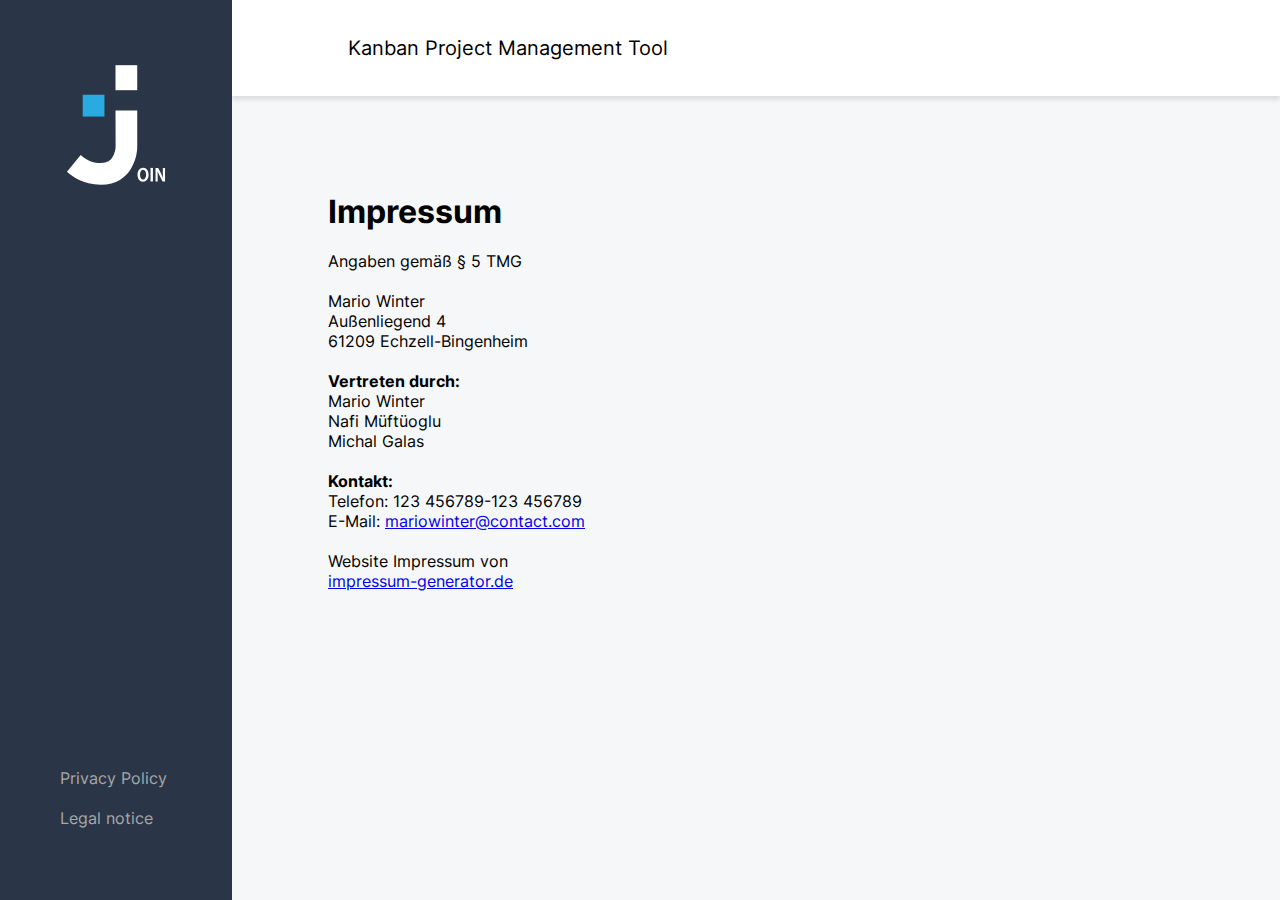
<file: legal_notice_without_log_in.html>
<!DOCTYPE html>
<html lang="en">

<head>
    <meta charset="UTF-8">
    <meta name="viewport" content="width=device-width, initial-scale=1.0">
    <title>Join</title>
    <link rel="icon" type="image/svg" href="./assets/img/LogoFavicon.svg">

    <link rel="stylesheet" href="style.css" />
    <link rel="stylesheet" href="./fonts.css" />
    <link rel="stylesheet" href="./css/sidebar-header_template.css">
    <link rel="stylesheet" href="./css/mobile-header-footer.css">
    <link rel="stylesheet" href="./css/legal_notice.css">
    <script src="script.js"></script>
    <script src="./js/sidebar-header.js"></script>
    <script src="./js/impressum-without-log-in.js"></script>
</head>

<body onload="init()">
    <div class="w3include-container">
        <div w3-include-html="assets/templates/sidebar_template.html"></div>
        <main class="legal-notice-content">
            <div w3-include-html="assets/templates/header_template.html" class="w3-header"></div>

            <div class='impressum'>
                <h1>Impressum</h1><br>
                <p>Angaben gemäß § 5 TMG</p>
                <br>
                <p>Mario Winter <br>
                    Außenliegend 4 <br>
                    61209 Echzell-Bingenheim <br>
                </p>
                <br>
                <p> <strong>Vertreten durch: </strong><br>
                    Mario Winter<br>
                    Nafi Müftüoglu<br>
                    Michal Galas<br>
                </p>
                <br>
                <p><strong>Kontakt:</strong> <br>
                    Telefon: 123 456789-123 456789<br>
                    E-Mail: <a href='mailto:michalgalas1989@gmail.com'>mariowinter@contact.com</a></br></p><br>
                Website Impressum von <a href="https://www.impressum-generator.de">impressum-generator.de</a>
            </div>
            <div w3-include-html="assets/templates/mobile_sidebar_template.html"></div>
        </main>
    </div>

</body>

</html>
</file>
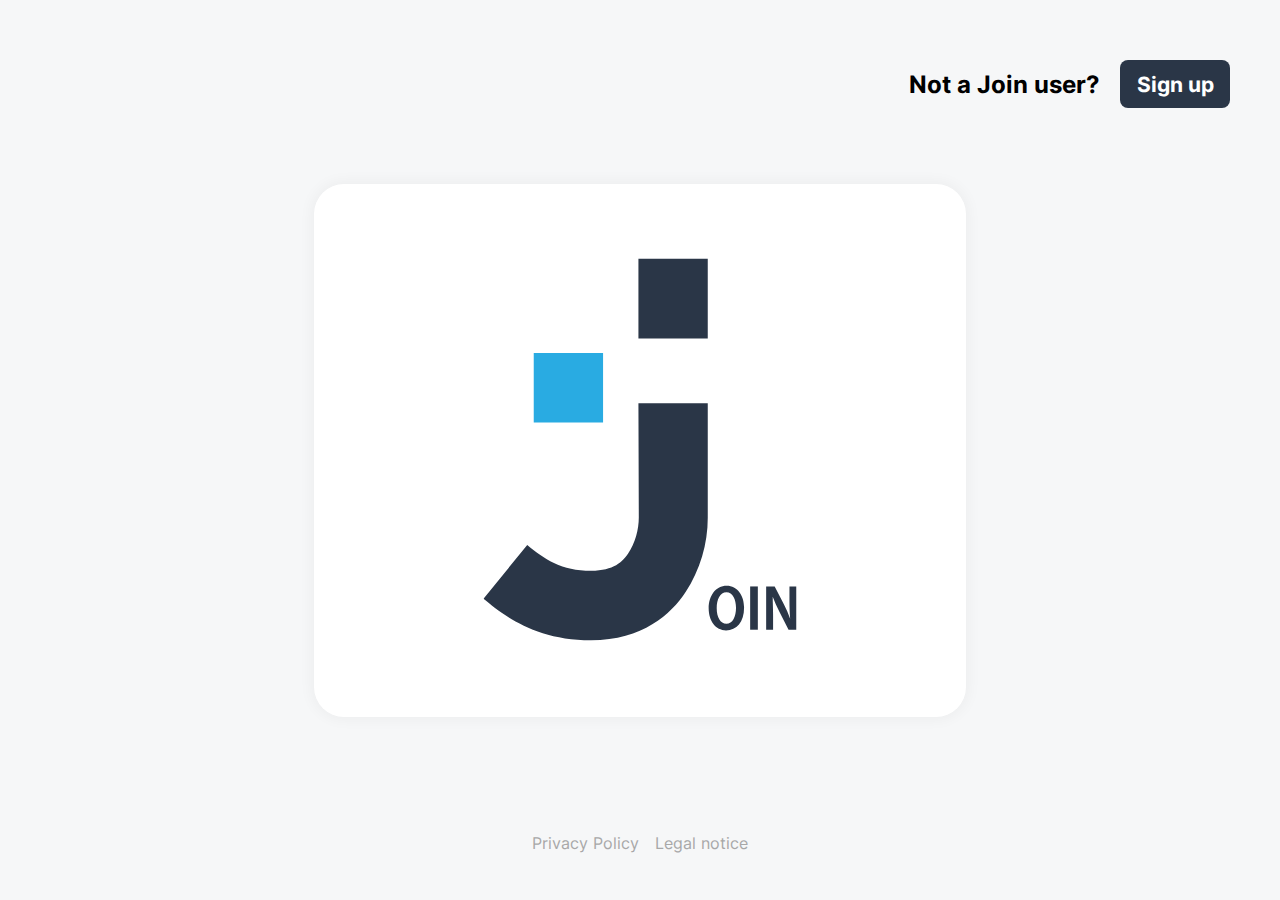
<file: privacy_policy.html>
<!DOCTYPE html>
<html lang="en">

<head>
  <meta charset="UTF-8" />
  <meta name="viewport" content="width=device-width, initial-scale=1.0" />
  <title>Join</title>
  <link rel="icon" type="image/svg" href="./assets/img/LogoFavicon.svg">
  <link rel="stylesheet" href="./css/sidebar-header_template.css" />
  <link rel="stylesheet" href="./css/mobile-header-footer.css">
  <link rel="stylesheet" href="./fonts.css" />
  <link rel="stylesheet" href="style.css">
  <link rel="stylesheet" href="./css/privacy_policy.css">
  <script src="./js/storage.js"></script>
  <script src="./js/storage_task_contact_actions.js"></script>
  <script src="./js/sidebar-header.js"></script>
  <script src="script.js"></script>
</head>

<body onload="includeHTML(), initSidePages()">
  <div class="w3include-container">
    <div w3-include-html="assets/templates/sidebar_template.html"></div>
    <main class="main-content-policy">
      <div w3-include-html="assets/templates/header_template.html" class="w3-header"></div>
      <div class="privacy-policy-content">
        <p>
        <h1>Privacy Policy</h1>
        <p>Last updated: November 16, 2023</p>
        <p>This Privacy Policy describes Our policies and procedures on the collection, use and disclosure of Your
          information </p>
        <p>We use Your Personal data to provide and improve the Service. By using the Service, You agree to the
          collection and use of information in accordance with this Privacy Policy. This Privacy Policy has been created
          with the help of the <a href=&quot;https://www.freeprivacypolicy.com/free-privacy-policy-generator/&quot;
            target=&quot;_blank&quot;>Free Privacy Policy Generator</a>. </p>
        <h2>Interpretation and Definitions</h2>
        <h3>Interpretation</h3>
        <p>The words of which the initial letter is capitalized have meanings defined under the following conditions.
          The following definitions shall have the same meaning regardless of whether they appear in singular or in
          plural. </p>
        <h3>Definitions</h3>
        <p>For the purposes of this Privacy Policy:</p>
        <ul>
          <li>
            <p><strong>Account</strong> means a unique account created for You to access our Service or parts of our
              Service. </p>
          </li>
          <li>
            <p><strong>Affiliate</strong> means an entity that controls, is controlled by or is under common control
              with a party, where &amp;quot;control&amp;quot; means ownership of 50% or more of the shares, equity
              interest or other securities entitled to vote for election of directors or other managing authority. </p>
          </li>
          <li>
            <p><strong>Company</strong> (referred to as either &amp;quot;the Company&amp;quot;, &amp;quot;We&amp;quot;,
              &amp;quot;Us&amp;quot; or &amp;quot;Our&amp;quot; in this Agreement) refers to Join. </p>
          </li>
          <li>
            <p><strong>Cookies</strong> are small files that are placed on Your computer, mobile device or any other
              device by a website, containing the details of Your browsing history on that website among its many uses.
            </p>
          </li>
          <li>
            <p><strong>Country</strong> refers to: Bayern, Germany</p>
          </li>
          <li>
            <p><strong>Device</strong> means any device that can access the Service such as a computer, a cellphone or a
              digital tablet. </p>
          </li>
          <li>
            <p><strong>Personal Data</strong> is any information that relates to an identified or identifiable
              individual. </p>
          </li>
          <li>
            <p><strong>Service</strong> refers to the Website.</p>
          </li>
          <li>
            <p><strong>Service Provider</strong> means any natural or legal person who processes the data on behalf of
              the Company. It refers to third-party companies or individuals employed by the Company to facilitate the
              Service, to provide the Service on behalf of the Company, to perform services related to the Service or to
              assist the Company in analyzing how the Service is used. </p>
          </li>
          <li>
            <p><strong>Usage Data</strong> refers to data collected automatically, either generated by the use of the
              Service or from the Service infrastructure itself (for example, the duration of a page visit). </p>
          </li>
          <li>
            <p><strong>Website</strong> refers to Join, accessible from <a
                href=&quot;http://gruppe-766.developerakademie.net/index.html&quot; rel=&quot;external nofollow
                noopener&quot; target=&quot;_blank&quot;>http://gruppe-766.developerakademie.net/index.html</a></p>
          </li>
          <li>
            <p><strong>You</strong> means the individual accessing or using the Service, or the company, or other legal
              entity on behalf of which such individual is accessing or using the Service, as applicable. </p>
          </li>
        </ul>
        <h2>Collecting and Using Your Personal Data</h2>
        <h3>Types of Data Collected</h3>
        <h4>Personal Data</h4>
        <p>While using Our Service, We may ask You to provide Us with certain personally identifiable information that
          can be used to contact or identify You. Personally identifiable information may include, but is not limited
          to: </p>
        <ul>
          <li>
            <p>Email address</p>
          </li>
          <li>
            <p>First name and last name</p>
          </li>
          <li>
            <p>Phone number</p>
          </li>
          <li>
            <p>Usage Data</p>
          </li>
        </ul>
        <h4>Usage Data</h4>
        <p>Usage Data is collected automatically when using the Service.</p>
        <p>Usage Data may include information such as Your Device's Internet Protocol address (e.g. IP address), browser
          type, browser version, the pages of our Service that You visit, the time and date of Your visit, the time
          spent on those pages, unique device identifiers and other diagnostic data. </p>
        <p>When You access the Service by or through a mobile device, We may collect certain information automatically,
          including, but not limited to, the type of mobile device You use, Your mobile device unique ID, the IP address
          of Your mobile device, Your mobile operating system, the type of mobile Internet browser You use, unique
          device identifiers and other diagnostic data. </p>
        <p>We may also collect information that Your browser sends whenever You visit our Service or when You access the
          Service by or through a mobile device. </p>
        <h4>Tracking Technologies and Cookies</h4>
        <p>We use Cookies and similar tracking technologies to track the activity on Our Service and store certain
          information. Tracking technologies used are beacons, tags, and scripts to collect and track information and to
          improve and analyze Our Service. The technologies We use may include: </p>
        <ul>
          <li><strong>Cookies or Browser Cookies.</strong> A cookie is a small file placed on Your Device. You can
            instruct Your browser to refuse all Cookies or to indicate when a Cookie is being sent. However, if You do
            not accept Cookies, You may not be able to use some parts of our Service. Unless you have adjusted Your
            browser setting so that it will refuse Cookies, our Service may use Cookies. </li>
          <li><strong>Web Beacons.</strong> Certain sections of our Service and our emails may contain small electronic
            files known as web beacons (also referred to as clear gifs, pixel tags, and single-pixel gifs) that permit
            the Company, for example, to count contacts who have visited those pages or opened an email and for other
            related website statistics (for example, recording the popularity of a certain section and verifying system
            and server integrity). </li>
        </ul>
        <p>Cookies can be &amp;quot;Persistent&amp;quot; or &amp;quot;Session&amp;quot; Cookies. Persistent Cookies
          remain on Your personal computer or mobile device when You go offline, while Session Cookies are deleted as
          soon as You close Your web browser. Learn more about cookies on the <a
            href=&quot;https://www.freeprivacypolicy.com/blog/sample-privacy-policy-template/#Use_Of_Cookies_And_Tracking&quot;
            target=&quot;_blank&quot;>Free Privacy Policy website</a> article. </p>
        <p>We use both Session and Persistent Cookies for the purposes set out below:</p>
        <ul>
          <li>
            <p><strong>Necessary / Essential Cookies</strong></p>
            <p>Type: Session Cookies</p>
            <p>Administered by: Us</p>
            <p>Purpose: These Cookies are essential to provide You with services available through the Website and to
              enable You to use some of its features. They help to authenticate contacts and prevent fraudulent use of user
              accounts. Without these Cookies, the services that You have asked for cannot be provided, and We only use
              these Cookies to provide You with those services. </p>
          </li>
          <li>
            <p><strong>Cookies Policy / Notice Acceptance Cookies</strong></p>
            <p>Type: Persistent Cookies</p>
            <p>Administered by: Us</p>
            <p>Purpose: These Cookies identify if contacts have accepted the use of cookies on the Website.</p>
          </li>
          <li>
            <p><strong>Functionality Cookies</strong></p>
            <p>Type: Persistent Cookies</p>
            <p>Administered by: Us</p>
            <p>Purpose: These Cookies allow us to remember choices You make when You use the Website, such as
              remembering your login details or language preference. The purpose of these Cookies is to provide You with
              a more personal experience and to avoid You having to re-enter your preferences every time You use the
              Website. </p>
          </li>
        </ul>
        <p>For more information about the cookies we use and your choices regarding cookies, please visit our Cookies
          Policy or the Cookies section of our Privacy Policy. </p>
        <h3>Use of Your Personal Data</h3>
        <p>The Company may use Personal Data for the following purposes:</p>
        <ul>
          <li>
            <p><strong>To provide and maintain our Service</strong>, including to monitor the usage of our Service.</p>
          </li>
          <li>
            <p><strong>To manage Your Account:</strong> to manage Your registration as a user of the Service. The
              Personal Data You provide can give You access to different functionalities of the Service that are
              available to You as a registered user. </p>
          </li>
          <li>
            <p><strong>For the performance of a contract:</strong> the development, compliance and undertaking of the
              purchase contract for the products, items or services You have purchased or of any other contract with Us
              through the Service. </p>
          </li>
          <li>
            <p><strong>To contact You:</strong> To contact You by email, telephone calls, SMS, or other equivalent forms
              of electronic communication, such as a mobile application's push notifications regarding updates or
              informative communications related to the functionalities, products or contracted services, including the
              security updates, when necessary or reasonable for their implementation. </p>
          </li>
          <li>
            <p><strong>To provide You</strong> with news, special offers and general information about other goods,
              services and events which we offer that are similar to those that you have already purchased or enquired
              about unless You have opted not to receive such information. </p>
          </li>
          <li>
            <p><strong>To manage Your requests:</strong> To attend and manage Your requests to Us.</p>
          </li>
          <li>
            <p><strong>For business transfers:</strong> We may use Your information to evaluate or conduct a merger,
              divestiture, restructuring, reorganization, dissolution, or other sale or transfer of some or all of Our
              assets, whether as a going concern or as part of bankruptcy, liquidation, or similar proceeding, in which
              Personal Data held by Us about our Service contacts is among the assets transferred. </p>
          </li>
          <li>
            <p><strong>For other purposes</strong>: We may use Your information for other purposes, such as data
              analysis, identifying usage trends, determining the effectiveness of our promotional campaigns and to
              evaluate and improve our Service, products, services, marketing and your experience. </p>
          </li>
        </ul>
        <p>We may share Your personal information in the following situations:</p>
        <ul>
          <li><strong>With Service Providers:</strong> We may share Your personal information with Service Providers to
            monitor and analyze the use of our Service, to contact You. </li>
          <li><strong>For business transfers:</strong> We may share or transfer Your personal information in connection
            with, or during negotiations of, any merger, sale of Company assets, financing, or acquisition of all or a
            portion of Our business to another company. </li>
          <li><strong>With Affiliates:</strong> We may share Your information with Our affiliates, in which case we will
            require those affiliates to honor this Privacy Policy. Affiliates include Our parent company and any other
            subsidiaries, joint venture partners or other companies that We control or that are under common control
            with Us. </li>
          <li><strong>With business partners:</strong> We may share Your information with Our business partners to offer
            You certain products, services or promotions. </li>
          <li><strong>With other contacts:</strong> when You share personal information or otherwise interact in the public
            areas with other contacts, such information may be viewed by all contacts and may be publicly distributed outside.
          </li>
          <li><strong>With Your consent</strong>: We may disclose Your personal information for any other purpose with
            Your consent. </li>
        </ul>
        <h3>Retention of Your Personal Data</h3>
        <p>The Company will retain Your Personal Data only for as long as is necessary for the purposes set out in this
          Privacy Policy. We will retain and use Your Personal Data to the extent necessary to comply with our legal
          obligations (for example, if we are required to retain your data to comply with applicable laws), resolve
          disputes, and enforce our legal agreements and policies. </p>
        <p>The Company will also retain Usage Data for internal analysis purposes. Usage Data is generally retained for
          a shorter period of time, except when this data is used to strengthen the security or to improve the
          functionality of Our Service, or We are legally obligated to retain this data for longer time periods. </p>
        <h3>Transfer of Your Personal Data</h3>
        <p>Your information, including Personal Data, is processed at the Company's operating offices and in any other
          places where the parties involved in the processing are located. It means that this information may be
          transferred to &mdash; and maintained on &mdash; computers located outside of Your state, province, country or
          other governmental jurisdiction where the data protection laws may differ than those from Your jurisdiction.
        </p>
        <p>Your consent to this Privacy Policy followed by Your submission of such information represents Your agreement
          to that transfer. </p>
        <p>The Company will take all steps reasonably necessary to ensure that Your data is treated securely and in
          accordance with this Privacy Policy and no transfer of Your Personal Data will take place to an organization
          or a country unless there are adequate controls in place including the security of Your data and other
          personal information. </p>
        <h3>Delete Your Personal Data</h3>
        <p>You have the right to delete or request that We assist in deleting the Personal Data that We have collected
          about You. </p>
        <p>Our Service may give You the ability to delete certain information about You from within the Service.</p>
        <p>You may update, amend, or delete Your information at any time by signing in to Your Account, if you have one,
          and visiting the account settings section that allows you to manage Your personal information. You may also
          contact Us to request access to, correct, or delete any personal information that You have provided to Us.
        </p>
        <p>Please note, however, that We may need to retain certain information when we have a legal obligation or
          lawful basis to do so. </p>
        <h3>Disclosure of Your Personal Data</h3>
        <h4>Business Transactions</h4>
        <p>If the Company is involved in a merger, acquisition or asset sale, Your Personal Data may be transferred. We
          will provide notice before Your Personal Data is transferred and becomes subject to a different Privacy
          Policy. </p>
        <h4>Law enforcement</h4>
        <p>Under certain circumstances, the Company may be required to disclose Your Personal Data if required to do so
          by law or in response to valid requests by public authorities (e.g. a court or a government agency). </p>
        <h4>Other legal requirements</h4>
        <p>The Company may disclose Your Personal Data in the good faith belief that such action is necessary to:</p>
        <ul>
          <li>Comply with a legal obligation</li>
          <li>Protect and defend the rights or property of the Company</li>
          <li>Prevent or investigate possible wrongdoing in connection with the Service</li>
          <li>Protect the personal safety of contacts of the Service or the public</li>
          <li>Protect against legal liability</li>
        </ul>
        <h3>Security of Your Personal Data</h3>
        <p>The security of Your Personal Data is important to Us, but remember that no method of transmission over the
          Internet, or method of electronic storage is 100% secure. While We strive to use commercially acceptable means
          to protect Your Personal Data, We cannot guarantee its absolute security. </p>
        <h2>Children's Privacy</h2>
        <p>Our Service does not address anyone under the age of 13. We do not knowingly collect personally identifiable
          information from anyone under the age of 13. If You are a parent or guardian and You are aware that Your child
          has provided Us with Personal Data, please contact Us. If We become aware that We have collected Personal Data
          from anyone under the age of 13 without verification of parental consent, We take steps to remove that
          information from Our servers. </p>
        <p>If We need to rely on consent as a legal basis for processing Your information and Your country requires
          consent from a parent, We may require Your parent's consent before We collect and use that information. </p>
        <h2>Links to Other Websites</h2>
        <p>Our Service may contain links to other websites that are not operated by Us. If You click on a third party
          link, You will be directed to that third party's site. We strongly advise You to review the Privacy Policy of
          every site You visit. </p>
        <p>We have no control over and assume no responsibility for the content, privacy policies or practices of any
          third party sites or services. </p>
        <h2>Changes to this Privacy Policy</h2>
        <p>We may update Our Privacy Policy from time to time. We will notify You of any changes by posting the new
          Privacy Policy on this page. </p>
        <p>We will let You know via email and/or a prominent notice on Our Service, prior to the change becoming
          effective and update the &amp;quot;Last updated&amp;quot; date at the top of this Privacy Policy. </p>
        <p>You are advised to review this Privacy Policy periodically for any changes. Changes to this Privacy Policy
          are effective when they are posted on this page. </p>
        <h2>Contact Us</h2>
        <p>If you have any questions about this Privacy Policy, You can contact us:</p>
        <ul>
          <li>By email: toto@test.de</li>
        </ul>
        </p>
      </div>
      <div w3-include-html="assets/templates/mobile_sidebar_template.html"></div>
    </main>
  </div>
</body>

</html>
</file>
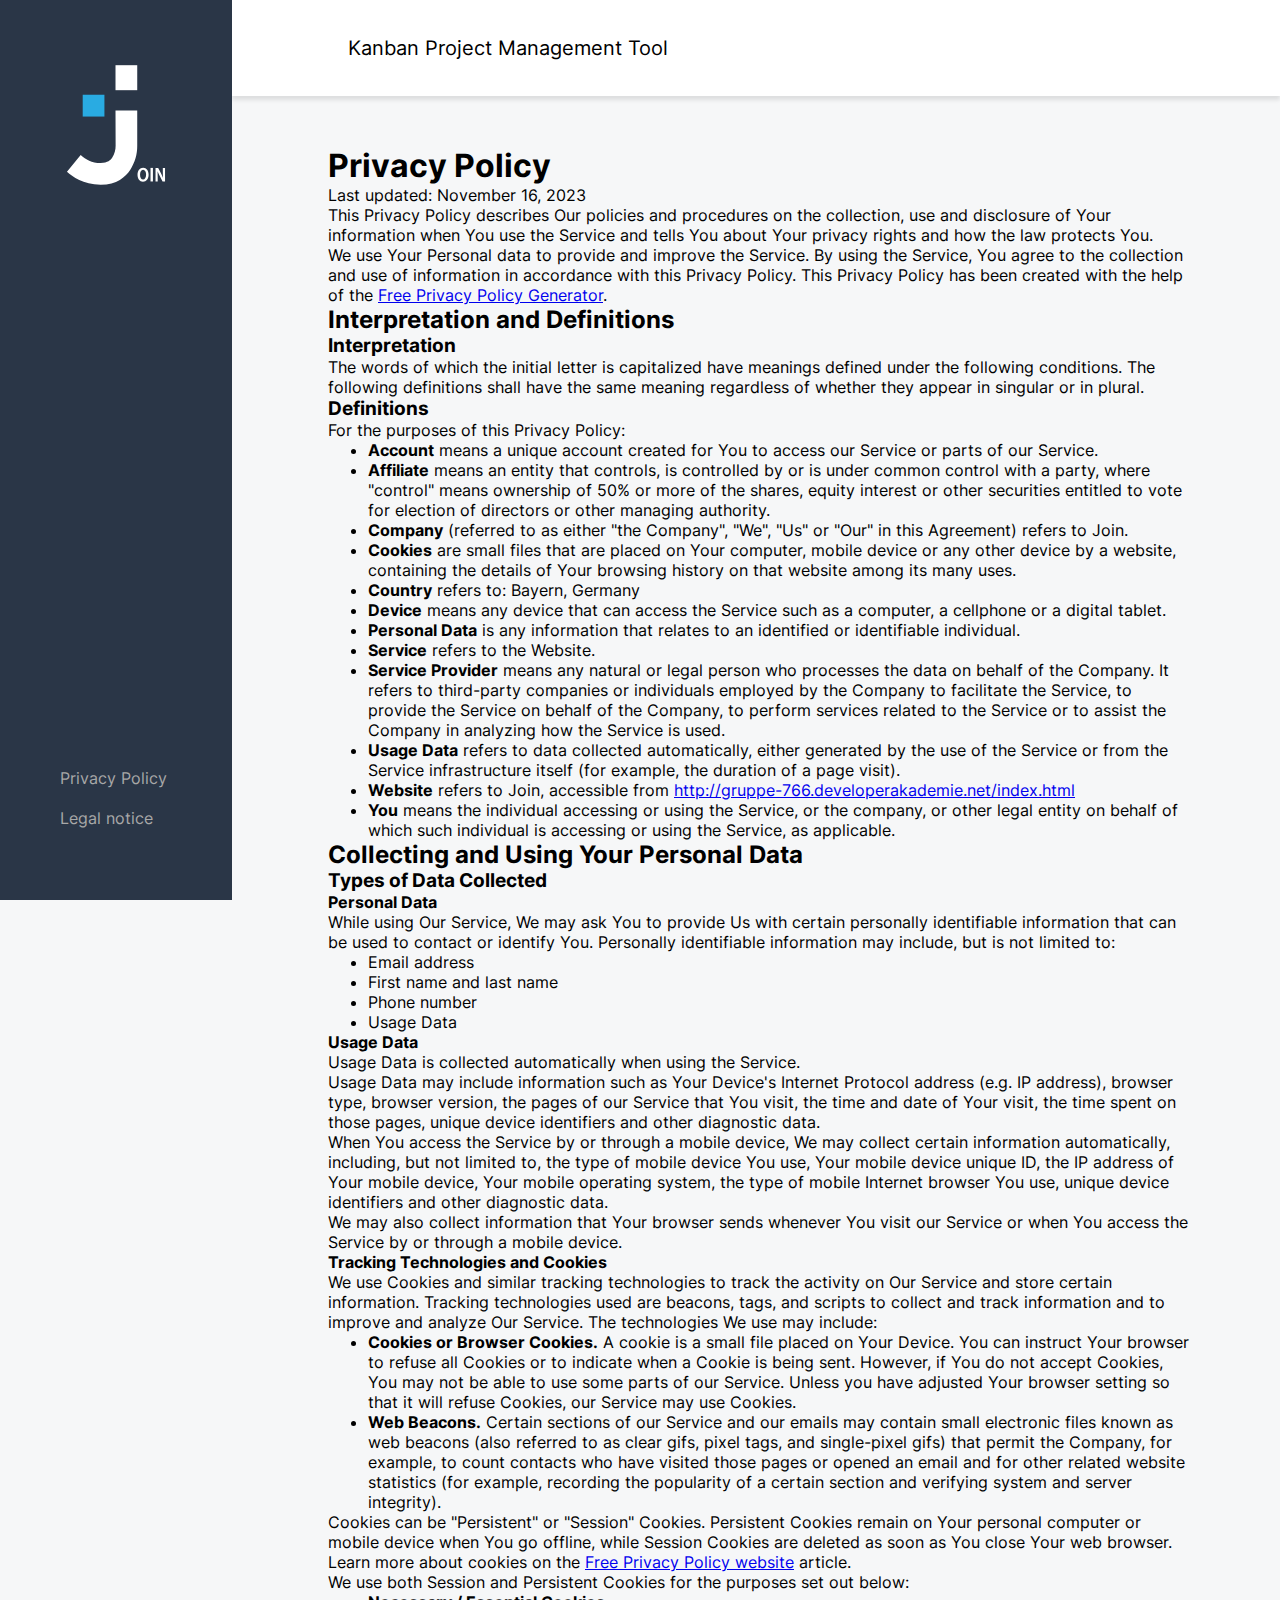
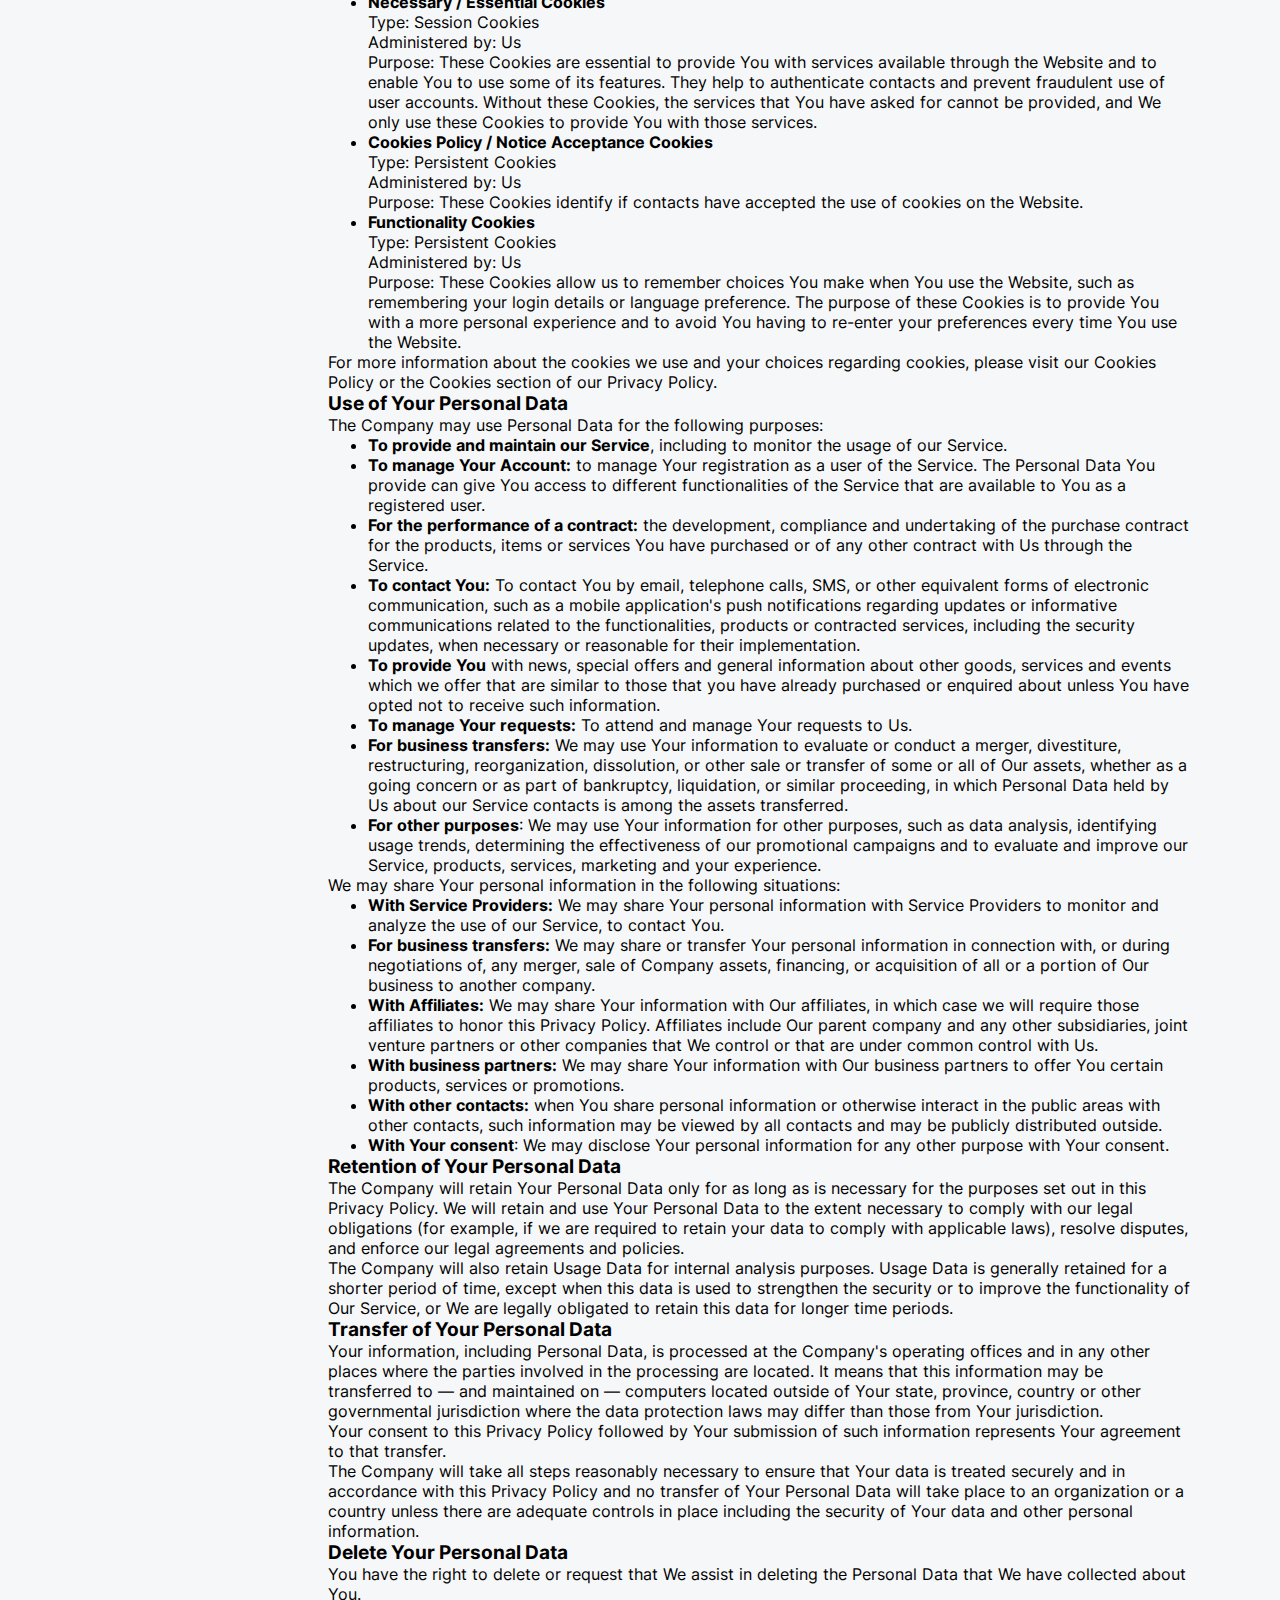
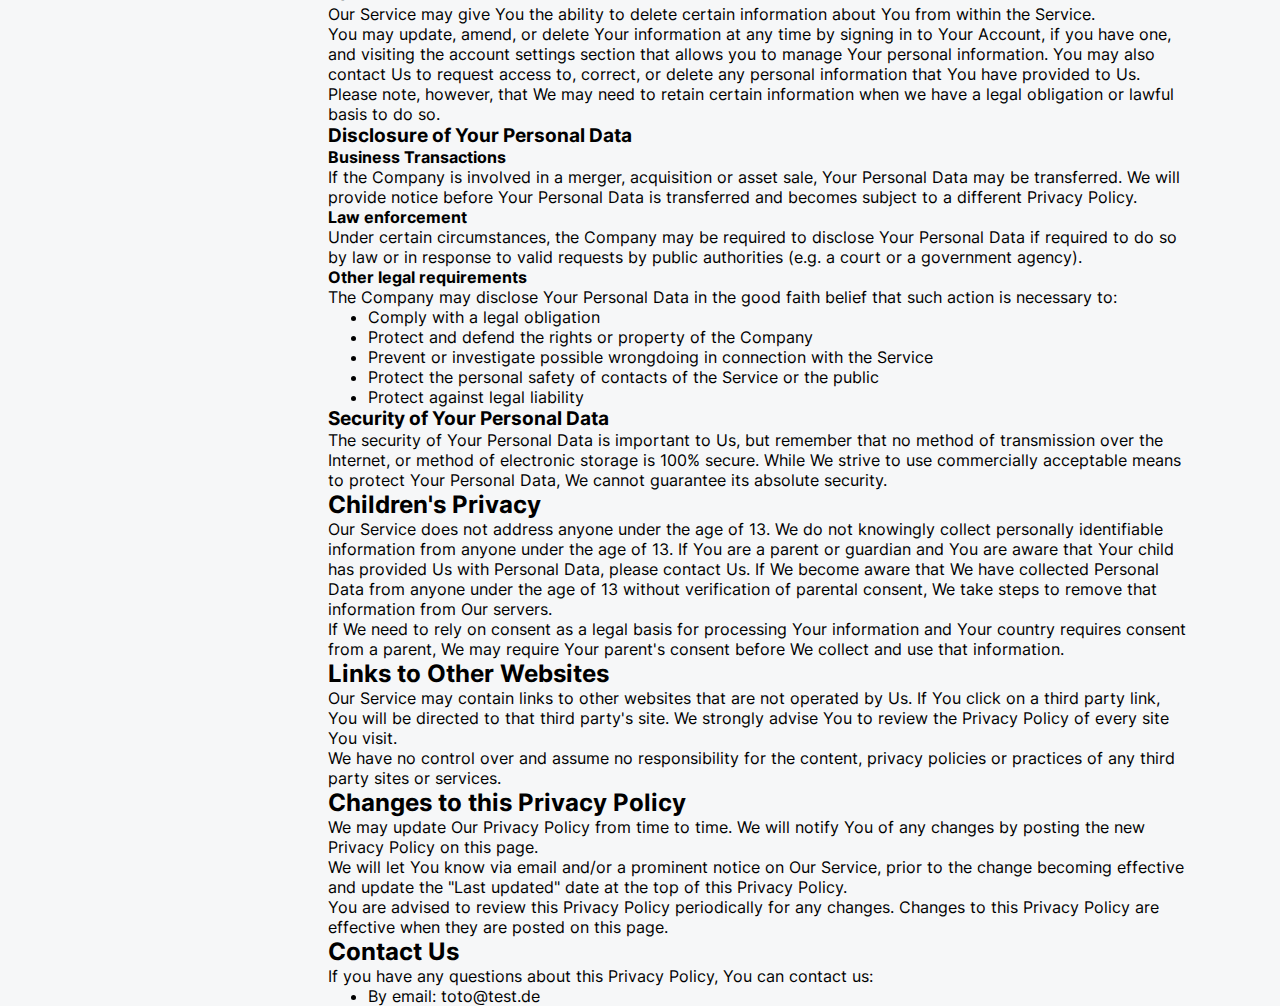
<file: privacy_policy_without_log_in.html>
<!DOCTYPE html>
<html lang="en">
	<head>
		<meta charset="UTF-8" />
		<meta name="viewport" content="width=device-width, initial-scale=1.0" />
		<title>Join</title>
		<link rel="icon" type="image/svg" href="./assets/img/LogoFavicon.svg" />
		<script src="./js/sidebar-header.js"></script>
		<script src="script.js"></script>
		<script src="./js/impressum-without-log-in.js"></script>
		<link rel="stylesheet" href="./css/sidebar-header_template.css" />
		<link rel="stylesheet" href="./css/mobile-header-footer.css" />
		<link rel="stylesheet" href="./fonts.css" />
		<link rel="stylesheet" href="style.css" />
		<link rel="stylesheet" href="./css/privacy_policy.css" />
	</head>

	<body onload="init()">
		<div class="w3include-container">
			<div w3-include-html="assets/templates/sidebar_template.html"></div>
			<main class="main-content-policy">
				<div w3-include-html="assets/templates/header_template.html" class="w3-header"></div>
				<div class="privacy-policy-content">
					<h1>Privacy Policy</h1>
					<p>Last updated: November 16, 2023</p>
					<p>
						This Privacy Policy describes Our policies and procedures on the collection, use and disclosure of Your information when You
						use the Service and tells You about Your privacy rights and how the law protects You.
					</p>
					<p>
						We use Your Personal data to provide and improve the Service. By using the Service, You agree to the collection and use of
						information in accordance with this Privacy Policy. This Privacy Policy has been created with the help of the
						<a href="https://www.freeprivacypolicy.com/free-privacy-policy-generator/" target="_blank">Free Privacy Policy Generator</a>.
					</p>
					<h2>Interpretation and Definitions</h2>
					<h3>Interpretation</h3>
					<p>
						The words of which the initial letter is capitalized have meanings defined under the following conditions. The following
						definitions shall have the same meaning regardless of whether they appear in singular or in plural.
					</p>
					<h3>Definitions</h3>
					<p>For the purposes of this Privacy Policy:</p>
					<ul>
						<li>
							<p><strong>Account</strong> means a unique account created for You to access our Service or parts of our Service.</p>
						</li>
						<li>
							<p>
								<strong>Affiliate</strong> means an entity that controls, is controlled by or is under common control with a party,
								where &quot;control&quot; means ownership of 50% or more of the shares, equity interest or other securities entitled
								to vote for election of directors or other managing authority.
							</p>
						</li>
						<li>
							<p>
								<strong>Company</strong> (referred to as either &quot;the Company&quot;, &quot;We&quot;, &quot;Us&quot; or
								&quot;Our&quot; in this Agreement) refers to Join.
							</p>
						</li>
						<li>
							<p>
								<strong>Cookies</strong> are small files that are placed on Your computer, mobile device or any other device by a
								website, containing the details of Your browsing history on that website among its many uses.
							</p>
						</li>
						<li>
							<p><strong>Country</strong> refers to: Bayern, Germany</p>
						</li>
						<li>
							<p>
								<strong>Device</strong> means any device that can access the Service such as a computer, a cellphone or a digital
								tablet.
							</p>
						</li>
						<li>
							<p><strong>Personal Data</strong> is any information that relates to an identified or identifiable individual.</p>
						</li>
						<li>
							<p><strong>Service</strong> refers to the Website.</p>
						</li>
						<li>
							<p>
								<strong>Service Provider</strong> means any natural or legal person who processes the data on behalf of the Company.
								It refers to third-party companies or individuals employed by the Company to facilitate the Service, to provide the
								Service on behalf of the Company, to perform services related to the Service or to assist the Company in analyzing how
								the Service is used.
							</p>
						</li>
						<li>
							<p>
								<strong>Usage Data</strong> refers to data collected automatically, either generated by the use of the Service or from
								the Service infrastructure itself (for example, the duration of a page visit).
							</p>
						</li>
						<li>
							<p>
								<strong>Website</strong> refers to Join, accessible from
								<a href="http://gruppe-766.developerakademie.net/index.html" rel="external nofollow noopener" target="_blank"
									>http://gruppe-766.developerakademie.net/index.html</a
								>
							</p>
						</li>
						<li>
							<p>
								<strong>You</strong> means the individual accessing or using the Service, or the company, or other legal entity on
								behalf of which such individual is accessing or using the Service, as applicable.
							</p>
						</li>
					</ul>
					<h2>Collecting and Using Your Personal Data</h2>
					<h3>Types of Data Collected</h3>
					<h4>Personal Data</h4>
					<p>
						While using Our Service, We may ask You to provide Us with certain personally identifiable information that can be used to
						contact or identify You. Personally identifiable information may include, but is not limited to:
					</p>
					<ul>
						<li>
							<p>Email address</p>
						</li>
						<li>
							<p>First name and last name</p>
						</li>
						<li>
							<p>Phone number</p>
						</li>
						<li>
							<p>Usage Data</p>
						</li>
					</ul>
					<h4>Usage Data</h4>
					<p>Usage Data is collected automatically when using the Service.</p>
					<p>
						Usage Data may include information such as Your Device's Internet Protocol address (e.g. IP address), browser type, browser
						version, the pages of our Service that You visit, the time and date of Your visit, the time spent on those pages, unique
						device identifiers and other diagnostic data.
					</p>
					<p>
						When You access the Service by or through a mobile device, We may collect certain information automatically, including, but
						not limited to, the type of mobile device You use, Your mobile device unique ID, the IP address of Your mobile device, Your
						mobile operating system, the type of mobile Internet browser You use, unique device identifiers and other diagnostic data.
					</p>
					<p>
						We may also collect information that Your browser sends whenever You visit our Service or when You access the Service by or
						through a mobile device.
					</p>
					<h4>Tracking Technologies and Cookies</h4>
					<p>
						We use Cookies and similar tracking technologies to track the activity on Our Service and store certain information. Tracking
						technologies used are beacons, tags, and scripts to collect and track information and to improve and analyze Our Service. The
						technologies We use may include:
					</p>
					<ul>
						<li>
							<strong>Cookies or Browser Cookies.</strong> A cookie is a small file placed on Your Device. You can instruct Your browser
							to refuse all Cookies or to indicate when a Cookie is being sent. However, if You do not accept Cookies, You may not be
							able to use some parts of our Service. Unless you have adjusted Your browser setting so that it will refuse Cookies, our
							Service may use Cookies.
						</li>
						<li>
							<strong>Web Beacons.</strong> Certain sections of our Service and our emails may contain small electronic files known as
							web beacons (also referred to as clear gifs, pixel tags, and single-pixel gifs) that permit the Company, for example, to
							count contacts who have visited those pages or opened an email and for other related website statistics (for example,
							recording the popularity of a certain section and verifying system and server integrity).
						</li>
					</ul>
					<p>
						Cookies can be &quot;Persistent&quot; or &quot;Session&quot; Cookies. Persistent Cookies remain on Your personal computer or
						mobile device when You go offline, while Session Cookies are deleted as soon as You close Your web browser. Learn more about
						cookies on the
						<a href="https://www.freeprivacypolicy.com/blog/sample-privacy-policy-template/#Use_Of_Cookies_And_Tracking" target="_blank"
							>Free Privacy Policy website</a
						>
						article.
					</p>
					<p>We use both Session and Persistent Cookies for the purposes set out below:</p>
					<ul>
						<li>
							<p><strong>Necessary / Essential Cookies</strong></p>
							<p>Type: Session Cookies</p>
							<p>Administered by: Us</p>
							<p>
								Purpose: These Cookies are essential to provide You with services available through the Website and to enable You to
								use some of its features. They help to authenticate contacts and prevent fraudulent use of user accounts. Without
								these Cookies, the services that You have asked for cannot be provided, and We only use these Cookies to provide You
								with those services.
							</p>
						</li>
						<li>
							<p><strong>Cookies Policy / Notice Acceptance Cookies</strong></p>
							<p>Type: Persistent Cookies</p>
							<p>Administered by: Us</p>
							<p>Purpose: These Cookies identify if contacts have accepted the use of cookies on the Website.</p>
						</li>
						<li>
							<p><strong>Functionality Cookies</strong></p>
							<p>Type: Persistent Cookies</p>
							<p>Administered by: Us</p>
							<p>
								Purpose: These Cookies allow us to remember choices You make when You use the Website, such as remembering your login
								details or language preference. The purpose of these Cookies is to provide You with a more personal experience and to
								avoid You having to re-enter your preferences every time You use the Website.
							</p>
						</li>
					</ul>
					<p>
						For more information about the cookies we use and your choices regarding cookies, please visit our Cookies Policy or the
						Cookies section of our Privacy Policy.
					</p>
					<h3>Use of Your Personal Data</h3>
					<p>The Company may use Personal Data for the following purposes:</p>
					<ul>
						<li>
							<p><strong>To provide and maintain our Service</strong>, including to monitor the usage of our Service.</p>
						</li>
						<li>
							<p>
								<strong>To manage Your Account:</strong> to manage Your registration as a user of the Service. The Personal Data You
								provide can give You access to different functionalities of the Service that are available to You as a registered
								user.
							</p>
						</li>
						<li>
							<p>
								<strong>For the performance of a contract:</strong> the development, compliance and undertaking of the purchase
								contract for the products, items or services You have purchased or of any other contract with Us through the Service.
							</p>
						</li>
						<li>
							<p>
								<strong>To contact You:</strong> To contact You by email, telephone calls, SMS, or other equivalent forms of
								electronic communication, such as a mobile application's push notifications regarding updates or informative
								communications related to the functionalities, products or contracted services, including the security updates, when
								necessary or reasonable for their implementation.
							</p>
						</li>
						<li>
							<p>
								<strong>To provide You</strong> with news, special offers and general information about other goods, services and
								events which we offer that are similar to those that you have already purchased or enquired about unless You have
								opted not to receive such information.
							</p>
						</li>
						<li>
							<p><strong>To manage Your requests:</strong> To attend and manage Your requests to Us.</p>
						</li>
						<li>
							<p>
								<strong>For business transfers:</strong> We may use Your information to evaluate or conduct a merger, divestiture,
								restructuring, reorganization, dissolution, or other sale or transfer of some or all of Our assets, whether as a going
								concern or as part of bankruptcy, liquidation, or similar proceeding, in which Personal Data held by Us about our
								Service contacts is among the assets transferred.
							</p>
						</li>
						<li>
							<p>
								<strong>For other purposes</strong>: We may use Your information for other purposes, such as data analysis,
								identifying usage trends, determining the effectiveness of our promotional campaigns and to evaluate and improve our
								Service, products, services, marketing and your experience.
							</p>
						</li>
					</ul>
					<p>We may share Your personal information in the following situations:</p>
					<ul>
						<li>
							<strong>With Service Providers:</strong> We may share Your personal information with Service Providers to monitor and
							analyze the use of our Service, to contact You.
						</li>
						<li>
							<strong>For business transfers:</strong> We may share or transfer Your personal information in connection with, or during
							negotiations of, any merger, sale of Company assets, financing, or acquisition of all or a portion of Our business to
							another company.
						</li>
						<li>
							<strong>With Affiliates:</strong> We may share Your information with Our affiliates, in which case we will require those
							affiliates to honor this Privacy Policy. Affiliates include Our parent company and any other subsidiaries, joint venture
							partners or other companies that We control or that are under common control with Us.
						</li>
						<li>
							<strong>With business partners:</strong> We may share Your information with Our business partners to offer You certain
							products, services or promotions.
						</li>
						<li>
							<strong>With other contacts:</strong> when You share personal information or otherwise interact in the public areas with
							other contacts, such information may be viewed by all contacts and may be publicly distributed outside.
						</li>
						<li>
							<strong>With Your consent</strong>: We may disclose Your personal information for any other purpose with Your consent.
						</li>
					</ul>
					<h3>Retention of Your Personal Data</h3>
					<p>
						The Company will retain Your Personal Data only for as long as is necessary for the purposes set out in this Privacy Policy.
						We will retain and use Your Personal Data to the extent necessary to comply with our legal obligations (for example, if we are
						required to retain your data to comply with applicable laws), resolve disputes, and enforce our legal agreements and policies.
					</p>
					<p>
						The Company will also retain Usage Data for internal analysis purposes. Usage Data is generally retained for a shorter period
						of time, except when this data is used to strengthen the security or to improve the functionality of Our Service, or We are
						legally obligated to retain this data for longer time periods.
					</p>
					<h3>Transfer of Your Personal Data</h3>
					<p>
						Your information, including Personal Data, is processed at the Company's operating offices and in any other places where the
						parties involved in the processing are located. It means that this information may be transferred to — and maintained on —
						computers located outside of Your state, province, country or other governmental jurisdiction where the data protection laws
						may differ than those from Your jurisdiction.
					</p>
					<p>
						Your consent to this Privacy Policy followed by Your submission of such information represents Your agreement to that
						transfer.
					</p>
					<p>
						The Company will take all steps reasonably necessary to ensure that Your data is treated securely and in accordance with this
						Privacy Policy and no transfer of Your Personal Data will take place to an organization or a country unless there are adequate
						controls in place including the security of Your data and other personal information.
					</p>
					<h3>Delete Your Personal Data</h3>
					<p>You have the right to delete or request that We assist in deleting the Personal Data that We have collected about You.</p>
					<p>Our Service may give You the ability to delete certain information about You from within the Service.</p>
					<p>
						You may update, amend, or delete Your information at any time by signing in to Your Account, if you have one, and visiting the
						account settings section that allows you to manage Your personal information. You may also contact Us to request access to,
						correct, or delete any personal information that You have provided to Us.
					</p>
					<p>
						Please note, however, that We may need to retain certain information when we have a legal obligation or lawful basis to do so.
					</p>
					<h3>Disclosure of Your Personal Data</h3>
					<h4>Business Transactions</h4>
					<p>
						If the Company is involved in a merger, acquisition or asset sale, Your Personal Data may be transferred. We will provide
						notice before Your Personal Data is transferred and becomes subject to a different Privacy Policy.
					</p>
					<h4>Law enforcement</h4>
					<p>
						Under certain circumstances, the Company may be required to disclose Your Personal Data if required to do so by law or in
						response to valid requests by public authorities (e.g. a court or a government agency).
					</p>
					<h4>Other legal requirements</h4>
					<p>The Company may disclose Your Personal Data in the good faith belief that such action is necessary to:</p>
					<ul>
						<li>Comply with a legal obligation</li>
						<li>Protect and defend the rights or property of the Company</li>
						<li>Prevent or investigate possible wrongdoing in connection with the Service</li>
						<li>Protect the personal safety of contacts of the Service or the public</li>
						<li>Protect against legal liability</li>
					</ul>
					<h3>Security of Your Personal Data</h3>
					<p>
						The security of Your Personal Data is important to Us, but remember that no method of transmission over the Internet, or
						method of electronic storage is 100% secure. While We strive to use commercially acceptable means to protect Your Personal
						Data, We cannot guarantee its absolute security.
					</p>
					<h2>Children's Privacy</h2>
					<p>
						Our Service does not address anyone under the age of 13. We do not knowingly collect personally identifiable information from
						anyone under the age of 13. If You are a parent or guardian and You are aware that Your child has provided Us with Personal
						Data, please contact Us. If We become aware that We have collected Personal Data from anyone under the age of 13 without
						verification of parental consent, We take steps to remove that information from Our servers.
					</p>
					<p>
						If We need to rely on consent as a legal basis for processing Your information and Your country requires consent from a
						parent, We may require Your parent's consent before We collect and use that information.
					</p>
					<h2>Links to Other Websites</h2>
					<p>
						Our Service may contain links to other websites that are not operated by Us. If You click on a third party link, You will be
						directed to that third party's site. We strongly advise You to review the Privacy Policy of every site You visit.
					</p>
					<p>
						We have no control over and assume no responsibility for the content, privacy policies or practices of any third party sites
						or services.
					</p>
					<h2>Changes to this Privacy Policy</h2>
					<p>
						We may update Our Privacy Policy from time to time. We will notify You of any changes by posting the new Privacy Policy on
						this page.
					</p>
					<p>
						We will let You know via email and/or a prominent notice on Our Service, prior to the change becoming effective and update the
						&quot;Last updated&quot; date at the top of this Privacy Policy.
					</p>
					<p>
						You are advised to review this Privacy Policy periodically for any changes. Changes to this Privacy Policy are effective when
						they are posted on this page.
					</p>
					<h2>Contact Us</h2>
					<p>If you have any questions about this Privacy Policy, You can contact us:</p>
					<ul>
						<li>By email: toto@test.de</li>
					</ul>
				</div>
				<div w3-include-html="assets/templates/mobile_sidebar_template.html"></div>
			</main>
		</div>
	</body>
</html>
</file>
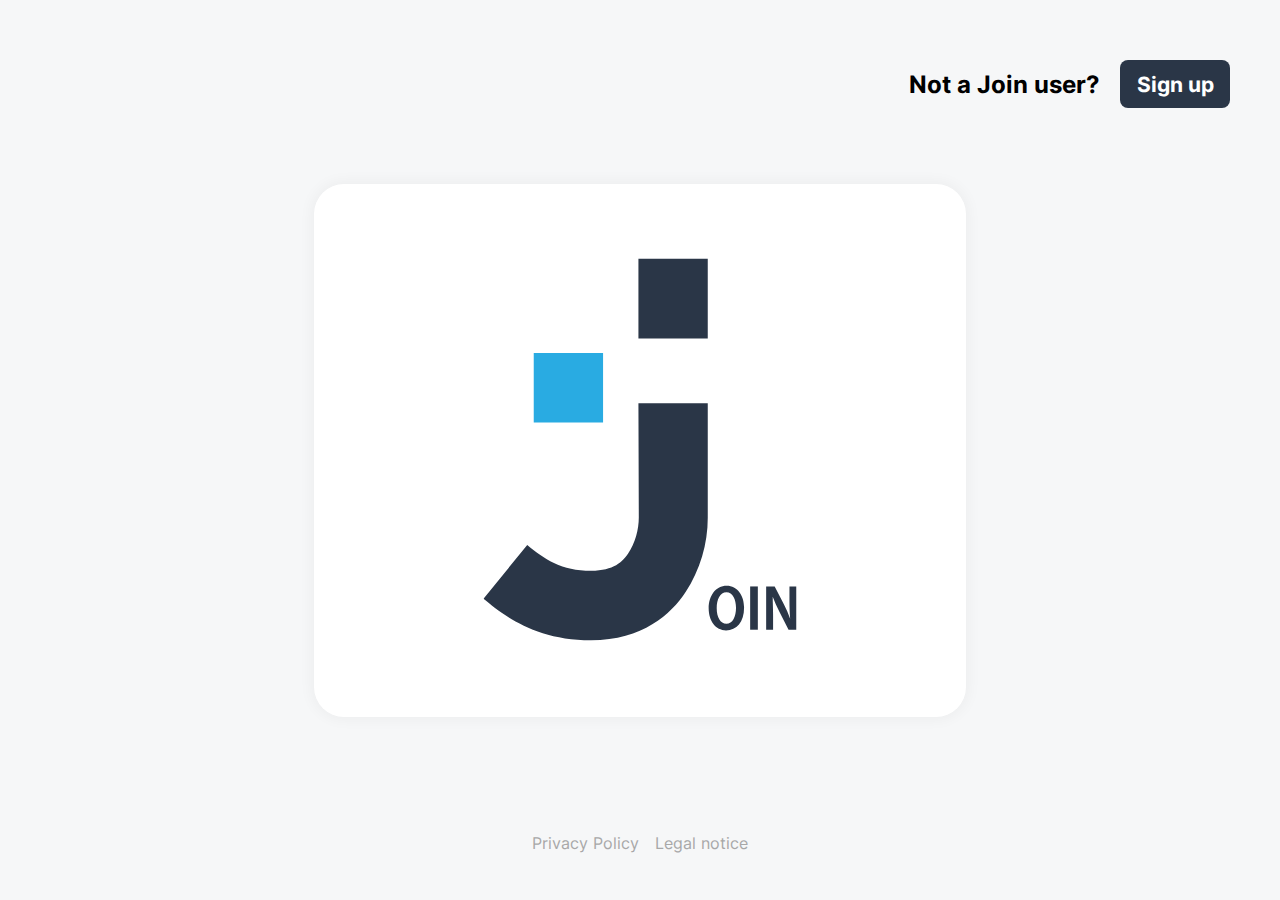
<file: summary.html>
<!DOCTYPE html>
<html lang="en">

<head>
    <meta charset="UTF-8">
    <meta name="viewport" content="width=device-width, initial-scale=1.0">
    <title>
        Join
    </title>
    <link rel="icon" type="image/svg" href="./assets/img/LogoFavicon.svg">
    <link rel="stylesheet" href="style.css">
    <link rel="stylesheet" href="./css/summary_mobile.css">
    <link rel="stylesheet" href="./css/sidebar-header_template.css">
    <link rel="stylesheet" href="./css/mobile-header-footer.css">
    <link rel="stylesheet" href="./fonts.css">
    <link rel="stylesheet" href="./css/summary.css">
    <script src="./js/storage.js"></script>
    <script src="./js/storage_task_contact_actions.js"></script>
    <script src="script.js"></script>
    <script src="./js/sidebar-header.js"></script>
    <script src="html.js"></script>
    <script src="./js/board.js"></script>
    <script src="./js/summary.js"></script>


</head>

<body>

    <body onload="summaryInit()">
        <div class="w3include-container">
            <div w3-include-html="assets/templates/sidebar_template.html"></div>
            <main class="main-content-summary">
                <div w3-include-html="assets/templates/header_template.html" class="w3-header"></div>
                <div class="summary-content">
                    <div class="summary-header-container">
                        <h1>Join 360</h1>
                        <div class="summary-header-vert-line"></div><span class="summary-header-span">Key Metrics at a
                            Glance</span>
                        <div class="summary-header-vert-line-mobile"></div>
                    </div>
                    <div class="summary-main-container">
                        <a style="text-decoration: none; color: black;" href="board.html"
                            class="summary-overview-container">
                            <div class="summary-to-do-done-container">
                                <div class="summary-to-do-container br-radius30-box-sh">
                                    <svg width="6.9rem" height="7rem" viewBox="0 0 69 70" fill="none"
                                        xmlns="http://www.w3.org/2000/svg">
                                        <g id="Group 7">
                                            <circle id="Ellipse 4" cx="34.5" cy="35" r="34.5" fill="#2A3647" />
                                            <g id="edit">
                                                <mask id="mask0_101667_6084" style="mask-type:alpha"
                                                    maskUnits="userSpaceOnUse" x="18" y="19" width="33" height="32">
                                                    <rect id="Bounding box" x="18.5" y="19" width="32" height="32"
                                                        fill="#D9D9D9" />
                                                </mask>
                                                <g mask="url(#mask0_101667_6084)">
                                                    <path id="edit_2"
                                                        d="M25.1667 44.3332H27.0333L38.5333 32.8332L36.6667 30.9665L25.1667 42.4665V44.3332ZM44.2333 30.8998L38.5667 25.2998L40.4333 23.4332C40.9444 22.9221 41.5722 22.6665 42.3167 22.6665C43.0611 22.6665 43.6889 22.9221 44.2 23.4332L46.0667 25.2998C46.5778 25.8109 46.8444 26.4276 46.8667 27.1498C46.8889 27.8721 46.6444 28.4887 46.1333 28.9998L44.2333 30.8998ZM42.3 32.8665L28.1667 46.9998H22.5V41.3332L36.6333 27.1998L42.3 32.8665Z"
                                                        fill="white" />
                                                </g>
                                            </g>
                                        </g>
                                    </svg>
                                    <div class="summary-to-do-right-box">
                                        <span id="sm_todo" class="summary-to-do-number">1</span>
                                        <span class="summary-to-do-text">To-do</span>
                                    </div>

                                </div>
                                <div class="summary-done-container br-radius30-box-sh">
                                    <svg width="7.0rem" height="7.0rem" viewBox="0 0 70 70" fill="none"
                                        xmlns="http://www.w3.org/2000/svg">
                                        <g id="Group 7">
                                            <circle id="Ellipse 4" cx="35" cy="35" r="34.5" fill="#2A3647" />
                                            <path id="Vector" d="M20.0283 35.0001L31.2571 46.0662L49.9717 23.9341"
                                                stroke="white" stroke-width="7" stroke-linecap="round"
                                                stroke-linejoin="round" />
                                        </g>
                                    </svg>

                                    <div class="summary-done-right-box">
                                        <span id="sm_done" class="summary-done-number">1</span>
                                        <span class="summary-to-do-text">Done</span>
                                    </div>

                                </div>

                            </div>
                            <div class="summary-urgency br-radius30-box-sh">
                                <div class="urgent-box">
                                    <div class="urgent-icon-box">
                                        <img class="urgent-icon-bottom" src="./assets/img/Ellipse 4.svg" alt="">
                                        <img class="urgent-icon-top" src="./assets/img/Prio alta.svg" alt="">
                                    </div>
                                    <div class="urgent-right-box">
                                        <span id="sm_urgent" class="summary-done-number">1</span>
                                        <span class="summary-done-text">Urgent</span>
                                    </div>
                                </div>
                                <div class="summary-urgent-vert-line"></div>
                                <div class="summary-urgent-right-window">
                                    <div class="summary-urgent-right-box-context">
                                        <span id="sm_duedate" class="summary-urgent-date">November 26, 2025</span>
                                        <span class="summary-urgent-text"> Upcoming Deadline</span>
                                    </div>
                                </div>

                            </div>
                            <div class="summary-overlay">
                                <div class="summ-overlay-box br-radius30-box-sh">
                                    <span id="sm_all_task" class="summ-overlay-numb">5</span>
                                    <h2 class="summary-to-do-text">Tasks in <br> Board</h2>
                                </div>
                                <div class="summ-overlay-box br-radius30-box-sh">
                                    <span id="progress_task" class="summ-overlay-numb">2</span>
                                    <h2 class="summary-to-do-text"> Tasks in <br> Progress</h2>
                                </div>
                                <div class="summ-overlay-box br-radius30-box-sh">
                                    <span id="sm_awaiting_fb" class="summ-overlay-numb">2</span>
                                    <h2 class="summary-to-do-text">Awaiting <br> Feedback</h2>
                                </div>
                            </div>
                        </a>
                        <div class="greet-container">
                            <h2 id="greet_box" class="greet-box"></h2>
                            <span id="user_name" class="user-name"></span>
                        </div>
                    </div>
                </div>
                <div w3-include-html="assets/templates/mobile_sidebar_template.html"></div>
            </main>
        </div>

    </body>

</html>
</file>
<file: style.css>
* {
	box-sizing: border-box;
	margin: 0px;
	font-family: "Inter";
	border: unset;
}

*:focus {
	outline: none;
}

html {
	font-size: 0.625em;
}

body {
	font-size: 1.6rem;
	background-color: var(--primary-light-grey);
	margin: 0;
}

:root {
	--primary-dark-blue: rgb(42, 54, 71);
	--secondary-dark-blue: rgb(9, 25, 49);
	--primary-grey-sidebar: rgb(205, 205, 205);
	--secondary-grey-sidebar: rgb(168, 168, 168);
	--hover-blue: rgb(41, 171, 226);
	--primary-light-grey: rgb(246, 247, 248);
	--light-grey-placeholder: rgba(209, 209, 209, 0.5);
	--menu-navy-blue: rgb(67, 83, 112);
	--sidebar-width: 23.2rem;
	--header-height: 9.6rem;
	--mobile-navbar-height: 8rem;
	--lable-turquoise: rgb(31, 215, 193);
	--progress-bar-blue: rgb(69, 137, 255);
	--error-field-required: rgb(255, 129, 144);
}

.d-none {
	display: none !important;
}

.w3-header {
	width: 100%;
}

.main-container-index {
	display: flex;
	width: auto;
	height: 100vh;
	align-items: center;
	justify-content: center;
	background-color: var(--primary-light-grey);
}

.sing-up-header {
	width: 62%;
	position: absolute;
	right: 2rem;
	top: 6rem;
	display: flex;
	justify-content: flex-end;
	align-items: center;
	gap: 2rem;
	padding-right: 30px;
}

.log-container {
	width: 65.2rem;
	height: 53.3rem;
	box-shadow: 0px 0px 14px 3px rgba(0, 0, 0, 0.04);
	background-color: white;
	border-radius: 30px;
}

.log-in-container {
	position: relative;
	display: flex;
	justify-content: center;
	align-items: center;
	flex-direction: column;
	animation-name: log-in-animation;
	animation-duration: 1.5s;
	animation-timing-function: ease-in-out;
	animation-delay: 0s;
	animation-iteration-count: 1;
	animation-direction: normal;
	animation-fill-mode: forwards;
	opacity: 0;
}

@keyframes log-in-animation {
	0% {
		opacity: 0;
	}

	100% {
		opacity: 1;
	}
}

.log-in-container h1 {
	margin-top: 4.8rem;
	font-size: 6.1rem;
	margin-bottom: 1.8rem;
	font-weight: 700;
}

.log-in-underline {
	background-color: var(--hover-blue);
	height: 3px;
	width: 15rem;
	margin-bottom: 3rem;
	margin-left: auto;
	margin-right: auto;
}

.log-in-input-container {
	display: flex;
	flex-direction: column;
	width: 42.2rem;
	gap: 3.2rem;
}

.max-width {
	width: 100%;
}

.log-in-input-box {
	display: flex;
	justify-content: center;
	align-items: center;
	width: 100%;
	border-radius: 10px;
	border: solid 2px;
	padding: 1px;
	border-color: var(--light-grey-placeholder);
	margin-top: 1.7rem;
	gap: 8px;
	height: 4.8rem;
}

.mt-0 {
	margin-top: 0;
}

.log-in-input-box input {
	width: 80%;
	border: none !important;
	height: 100%;
	cursor: pointer;
	border-color: white;
	font-size: 2rem;
}

.log-in-input-box input::placeholder {
	color: var(--light-grey-placeholder);
}

.log-in-checkbox {
	display: flex;
}

input[type="checkbox"] + label {
	margin-left: 2rem;
	display: flex;
	align-items: center;
	padding-left: 1.6rem;
	width: 44rem;
	height: 3.2rem;
}

input[type="checkbox"] {
	position: relative;
	left: 1.5rem;
	top: -0.4rem;
	z-index: 0;
	appearance: none;
}

input[type="checkbox"] + label::before {
	width: 2.2rem;
	height: 1.9rem;
	background-image: url("./assets/img/chechbox.svg");
	background-repeat: no-repeat;
	background-size: contain;
	display: block;
	content: "";
	float: left;
	margin-right: 1.6rem;
	z-index: 5;
	position: relative;
}

input[type="checkbox"]:checked + label::before {
	background-image: url("./assets/img/checkbox_checked.svg");
}

.btn-log-in-container {
	width: 32.2rem;
	height: 4.8rem;
	gap: 3.5rem;
	display: flex;
	justify-content: center;
	align-items: center;
	margin-left: auto;
	margin-right: auto;
	margin-bottom: 4.8rem;
}

.btn-log-in {
	width: 11rem;
	height: 4.8rem;
	background-color: var(--primary-dark-blue);
	font-size: 2.1rem;
	font-weight: 700;
	border-radius: 8px;
	color: white;
}

.btn-log-in:hover {
	cursor: pointer;
	background-color: var(--hover-blue);
	border-width: 0;
	box-shadow: 0px 6px 15px -4px rgba(0, 0, 0, 0.58);
	-webkit-box-shadow: 0px 6px 15px -4px rgba(0, 0, 0, 0.58);
	-moz-box-shadow: 0px 6px 15px -4px rgba(0, 0, 0, 0.58);
}

.btn-log-in-guest {
	width: 17.7rem;
	height: 4.8rem;
	background-color: white;
	font-size: 2.1rem;
	font-weight: 700;
	border-radius: 8px;
	color: var(--primary-dark-blue);
	border: 1px solid;
	border-color: var(--primary-dark-blue);
}

.btn-log-in-guest:hover {
	cursor: pointer;
	color: var(--hover-blue);
	border-color: var(--hover-blue);
	box-shadow: 0px 6px 15px -4px rgba(0, 0, 0, 0.58);
	-webkit-box-shadow: 0px 6px 15px -4px rgba(0, 0, 0, 0.58);
	-moz-box-shadow: 0px 6px 15px -4px rgba(0, 0, 0, 0.58);
}

.log-in-msg {
	position: absolute;
	top: 24.2rem;
	left: 22rem;
}

.main-logo {
	width: 31.3rem;
	height: 40.4rem;
	z-index: 10;
	position: absolute;
	top: 50%;
	left: 50%;
	transform: translate(-50%, -50%);
	animation: moveAndResize 1s ease-in-out forwards;
	animation-delay: 250ms;
}

@keyframes moveAndResize {
	0% {
		top: 50%;
		left: 50%;
		transform: translate(-50%, -50%);
		width: 31.3rem;
		height: 40.4rem;
	}

	100% {
		top: 6rem;
		left: 7rem;
		transform: translate(0, 0);
		width: 10rem;
		height: 12.1rem;
	}
}

/* sign Up Container */

.sing-up-container {
	display: flex;
	flex-direction: column;
	align-items: center;
	position: relative;
	width: 100%;
	height: 100%;
}

.sing-up-container h1 {
	font-size: 6.1rem;
	font-style: normal;
	font-weight: 700;
	margin-top: 4.8rem;
	margin-bottom: 1.8rem;
}

.sing-up-content {
	display: flex;
	flex-direction: column;
	align-items: center;
	gap: 1.6rem;
	width: 42.2rem;
}

.sing-up-input-container {
	display: flex;
	flex-direction: column;
	align-items: flex-start;
	gap: 24px;
	width: 100%;
}

.left-arrow {
	position: absolute;
	top: 6rem;
	left: 5rem;
	width: 5.2rem;
	height: 5.2rem;
}

.left-arrow:hover {
	scale: 1.2;
}

.height-sing-up {
	height: 68.4rem !important;
}

.sign-up-btn-container {
	display: flex;
	justify-content: center;
	align-items: center;
	margin-top: 1.2rem;
	margin-left: auto;
	margin-right: auto;
}

#message {
	margin-inline: auto;
}

.sing-up-check-box {
	display: flex;
	align-items: center;
	margin-top: 1.3rem;
	justify-content: center;
}

.btn-sign-up {
	width: 11rem;
	height: 4.8rem;
	background-color: var(--primary-dark-blue);
	font-size: 2.1rem;
	font-weight: 700;
	border-radius: 8px;
	color: white;
}

.reg-btn {
	background-color: rgb(153 153 153) !important;
}

.btn-sign-up:hover {
	cursor: pointer;
	background-color: var(--hover-blue);
	border-width: 0;
	box-shadow: 0px 6px 15px -4px rgba(0, 0, 0, 0.58);
	-webkit-box-shadow: 0px 6px 15px -4px rgba(0, 0, 0, 0.58);
	-moz-box-shadow: 0px 6px 15px -4px rgba(0, 0, 0, 0.58);
}

.register-msg {
	width: 100%;
	height: 100%;
	z-index: 99;
	display: flex;
	position: absolute;
	justify-content: center;
	align-items: center;
	font-size: 4rem;
	color: var(--hover-blue);
}

.footer-text-container {
	width: 100%;
	height: 3.5rem;
	position: absolute;
	bottom: 4rem;
	justify-content: center;
	align-items: center;
	display: flex;
}

.footer-text {
	padding: 0.8rem;
	color: #a8a8a8;
	text-decoration: none;
}

.footer-text:hover {
	color: var(--hover-blue);
	font-weight: 900;
}

.sign-up-link {
	text-decoration: none;
	color: var(--hover-blue);
}

.sign-up-link:hover {
	text-decoration: underline;
}
</file>
<file: css/mobile_index.css>
.mobile-start-screen {
    display: none;
    background-color: var(--primary-dark-blue);
    position: absolute;
    top: 0;
    left: 0;
    right: 0;
    width: 100%;
    height: 100vh;
    z-index: 999;
}

.sing-up-header-mobile {
    display: none;
}



@keyframes moveAndResizeMobile {
    0% {
        top: 50%;
        left: 50%;
        transform: translate(-50%, -50%);
        width: 31.3rem;
        height: 40.4rem;
    }

    50% {
        opacity: 0;
    }

    100% {
        opacity: 0;
        top: 1rem;
        left: 1rem;
        transform: translate(0, 0);
        width: 6.4rem;
        height: 7.8rem;
    }
}

@keyframes screenremove {
    0% {
        opacity: 1;
    }

    100% {
        opacity: 0;
        display: none;
        z-index: 0;
    }
}

@media(max-width: 1050px){
    .sing-up-check-box{
        width: 100%;
    }

    @keyframes moveAndResize {
        0% {
            top: 50%;
            left: 50%;
            transform: translate(-50%, -50%);
            width: 31.3rem;
            height: 40.4rem;
        }
    
        100% {
            top: 2rem;
            left: 4rem;
            transform: translate(0, 0);
            width: 8rem;
            height: 8.1rem;
        }
    }
}

@media(max-width: 700px) {
    
    .log-container {
        margin-top: 4rem;
        width: 50.2rem;
        height: 53.3rem;
    }
}

@media(max-width: 569px) {

    html {
        font-size: 0.360em;
    }

    .mobile-start-screen {
        display: flex;
        justify-content: center;
        align-items: center;
        animation: screenremove 700ms ease-in-out forwards;
        animation-delay: 250ms;
    }

    .mobile-logo {
        width: 31.3rem;
        height: 40.4rem;
        animation: moveAndResizeMobile 1s ease-in-out forwards;
        animation-delay: 250ms;
        position: absolute;
    }

    .sing-up-header {
        display: none;
    }

    .sing-up-header-mobile {
        display: flex;
        margin-top: 5.7rem;
        justify-content: center;
        align-items: center;
        gap: 3.5rem;
    }

    .main-container-index {
        flex-direction: column;
    }

    .btn-log-in-container {
        display: flex;
        flex-direction: column;
        justify-content: center;
        align-items: center;
        width: 100%;
        height: auto;

    }

    .log-container {
        margin-top: 4rem;
        width: 58.2rem;
        height: 66.3rem;
    }

    .log-in-input-container {
        width: 53.2rem;
    }

    .log-in-input-box {
        height: 6.8rem;
    }

    .log-in-input-box input {
        font-size: 3rem
    }

    .btn-log-mobile {
        height: 6rem;
        width: 21rem;
    }

    .log-in-msg {
        top: 26.2rem;
        left: 18rem;
    }

    input[type="checkbox"]+label::before {
        width: 3.2rem;
        height: 2.9rem;
        font-size: 2rem;
    }

    input[type="checkbox"]+label {
        font-size: 2rem;
        width: 22rem;
    }

    .footer-text-container {
        font-size: 2rem;
    }

    .height-sing-up {
        height: 76.4rem !important;
    }

    .sing-up-input-container {
        gap: 12px;
    }

    .sing-up-content {
        width: 52.2rem;
    }

    .sign-up-btn-container {
        margin-top: 2.2rem;
    }

    input[type="checkbox"]+label {
        font-size: 2rem;
        width: 47rem;
    }

}

@media(max-width: 470px) {
    html{
        font-size: 0.350rem;
    }
}

@media(max-width: 375px) {
    html{
        font-size: 0.330rem;
    }
}
</file>
<file: fonts.css>
/* inter-100 - latin */
@font-face {
    font-display: swap; /* Check https://developer.mozilla.org/en-US/docs/Web/CSS/@font-face/font-display for other options. */
    font-family: "Inter";
    font-style: normal;
    font-weight: 100;
    src: url("./fonts/inter-v13-latin-100.woff2") format("woff2"); /* Chrome 36+, Opera 23+, Firefox 39+, Safari 12+, iOS 10+ */
}
/* inter-200 - latin */
@font-face {
    font-display: swap; /* Check https://developer.mozilla.org/en-US/docs/Web/CSS/@font-face/font-display for other options. */
    font-family: "Inter";
    font-style: normal;
    font-weight: 200;
    src: url("./fonts/inter-v13-latin-200.woff2") format("woff2"); /* Chrome 36+, Opera 23+, Firefox 39+, Safari 12+, iOS 10+ */
}
/* inter-300 - latin */
@font-face {
    font-display: swap; /* Check https://developer.mozilla.org/en-US/docs/Web/CSS/@font-face/font-display for other options. */
    font-family: "Inter";
    font-style: normal;
    font-weight: 300;
    src: url("./fonts/inter-v13-latin-300.woff2") format("woff2"); /* Chrome 36+, Opera 23+, Firefox 39+, Safari 12+, iOS 10+ */
}
/* inter-regular - latin */
@font-face {
    font-display: swap; /* Check https://developer.mozilla.org/en-US/docs/Web/CSS/@font-face/font-display for other options. */
    font-family: "Inter";
    font-style: normal;
    font-weight: 400;
    src: url("./fonts/inter-v13-latin-regular.woff2") format("woff2"); /* Chrome 36+, Opera 23+, Firefox 39+, Safari 12+, iOS 10+ */
}
/* inter-500 - latin */
@font-face {
    font-display: swap; /* Check https://developer.mozilla.org/en-US/docs/Web/CSS/@font-face/font-display for other options. */
    font-family: "Inter";
    font-style: normal;
    font-weight: 500;
    src: url("./fonts/inter-v13-latin-500.woff2") format("woff2"); /* Chrome 36+, Opera 23+, Firefox 39+, Safari 12+, iOS 10+ */
}
/* inter-600 - latin */
@font-face {
    font-display: swap; /* Check https://developer.mozilla.org/en-US/docs/Web/CSS/@font-face/font-display for other options. */
    font-family: "Inter";
    font-style: normal;
    font-weight: 600;
    src: url("./fonts/inter-v13-latin-600.woff2") format("woff2"); /* Chrome 36+, Opera 23+, Firefox 39+, Safari 12+, iOS 10+ */
}
/* inter-700 - latin */
@font-face {
    font-display: swap; /* Check https://developer.mozilla.org/en-US/docs/Web/CSS/@font-face/font-display for other options. */
    font-family: "Inter";
    font-style: normal;
    font-weight: 700;
    src: url("./fonts/inter-v13-latin-700.woff2") format("woff2"); /* Chrome 36+, Opera 23+, Firefox 39+, Safari 12+, iOS 10+ */
}
/* inter-800 - latin */
@font-face {
    font-display: swap; /* Check https://developer.mozilla.org/en-US/docs/Web/CSS/@font-face/font-display for other options. */
    font-family: "Inter";
    font-style: normal;
    font-weight: 800;
    src: url("./fonts/inter-v13-latin-800.woff2") format("woff2"); /* Chrome 36+, Opera 23+, Firefox 39+, Safari 12+, iOS 10+ */
}
/* inter-900 - latin */
@font-face {
    font-display: swap; /* Check https://developer.mozilla.org/en-US/docs/Web/CSS/@font-face/font-display for other options. */
    font-family: "Inter";
    font-style: normal;
    font-weight: 900;
    src: url("./fonts/inter-v13-latin-900.woff2") format("woff2"); /* Chrome 36+, Opera 23+, Firefox 39+, Safari 12+, iOS 10+ */
}

/* open-sans-300 - latin */
@font-face {
    font-display: swap; /* Check https://developer.mozilla.org/en-US/docs/Web/CSS/@font-face/font-display for other options. */
    font-family: "Open Sans";
    font-style: normal;
    font-weight: 300;
    src: url("./fonts/open-sans-v36-latin-300.woff2") format("woff2"); /* Chrome 36+, Opera 23+, Firefox 39+, Safari 12+, iOS 10+ */
}
/* open-sans-300italic - latin */
@font-face {
    font-display: swap; /* Check https://developer.mozilla.org/en-US/docs/Web/CSS/@font-face/font-display for other options. */
    font-family: "Open Sans";
    font-style: italic;
    font-weight: 300;
    src: url("./fonts/open-sans-v36-latin-300italic.woff2") format("woff2"); /* Chrome 36+, Opera 23+, Firefox 39+, Safari 12+, iOS 10+ */
}
/* open-sans-regular - latin */
@font-face {
    font-display: swap; /* Check https://developer.mozilla.org/en-US/docs/Web/CSS/@font-face/font-display for other options. */
    font-family: "Open Sans";
    font-style: normal;
    font-weight: 400;
    src: url("./fonts/open-sans-v36-latin-regular.woff2") format("woff2"); /* Chrome 36+, Opera 23+, Firefox 39+, Safari 12+, iOS 10+ */
}
/* open-sans-italic - latin */
@font-face {
    font-display: swap; /* Check https://developer.mozilla.org/en-US/docs/Web/CSS/@font-face/font-display for other options. */
    font-family: "Open Sans";
    font-style: italic;
    font-weight: 400;
    src: url("./fonts/open-sans-v36-latin-italic.woff2") format("woff2"); /* Chrome 36+, Opera 23+, Firefox 39+, Safari 12+, iOS 10+ */
}
/* open-sans-500 - latin */
@font-face {
    font-display: swap; /* Check https://developer.mozilla.org/en-US/docs/Web/CSS/@font-face/font-display for other options. */
    font-family: "Open Sans";
    font-style: normal;
    font-weight: 500;
    src: url("./fonts/open-sans-v36-latin-500.woff2") format("woff2"); /* Chrome 36+, Opera 23+, Firefox 39+, Safari 12+, iOS 10+ */
}
/* open-sans-500italic - latin */
@font-face {
    font-display: swap; /* Check https://developer.mozilla.org/en-US/docs/Web/CSS/@font-face/font-display for other options. */
    font-family: "Open Sans";
    font-style: italic;
    font-weight: 500;
    src: url("./fonts/open-sans-v36-latin-500italic.woff2") format("woff2"); /* Chrome 36+, Opera 23+, Firefox 39+, Safari 12+, iOS 10+ */
}
/* open-sans-600 - latin */
@font-face {
    font-display: swap; /* Check https://developer.mozilla.org/en-US/docs/Web/CSS/@font-face/font-display for other options. */
    font-family: "Open Sans";
    font-style: normal;
    font-weight: 600;
    src: url("./fonts/open-sans-v36-latin-600.woff2") format("woff2"); /* Chrome 36+, Opera 23+, Firefox 39+, Safari 12+, iOS 10+ */
}
/* open-sans-600italic - latin */
@font-face {
    font-display: swap; /* Check https://developer.mozilla.org/en-US/docs/Web/CSS/@font-face/font-display for other options. */
    font-family: "Open Sans";
    font-style: italic;
    font-weight: 600;
    src: url("./fonts/open-sans-v36-latin-600italic.woff2") format("woff2"); /* Chrome 36+, Opera 23+, Firefox 39+, Safari 12+, iOS 10+ */
}
/* open-sans-700 - latin */
@font-face {
    font-display: swap; /* Check https://developer.mozilla.org/en-US/docs/Web/CSS/@font-face/font-display for other options. */
    font-family: "Open Sans";
    font-style: normal;
    font-weight: 700;
    src: url("./fonts/open-sans-v36-latin-700.woff2") format("woff2"); /* Chrome 36+, Opera 23+, Firefox 39+, Safari 12+, iOS 10+ */
}
/* open-sans-700italic - latin */
@font-face {
    font-display: swap; /* Check https://developer.mozilla.org/en-US/docs/Web/CSS/@font-face/font-display for other options. */
    font-family: "Open Sans";
    font-style: italic;
    font-weight: 700;
    src: url("./fonts/open-sans-v36-latin-700italic.woff2") format("woff2"); /* Chrome 36+, Opera 23+, Firefox 39+, Safari 12+, iOS 10+ */
}
/* open-sans-800 - latin */
@font-face {
    font-display: swap; /* Check https://developer.mozilla.org/en-US/docs/Web/CSS/@font-face/font-display for other options. */
    font-family: "Open Sans";
    font-style: normal;
    font-weight: 800;
    src: url("./fonts/open-sans-v36-latin-800.woff2") format("woff2"); /* Chrome 36+, Opera 23+, Firefox 39+, Safari 12+, iOS 10+ */
}
/* open-sans-800italic - latin */
@font-face {
    font-display: swap; /* Check https://developer.mozilla.org/en-US/docs/Web/CSS/@font-face/font-display for other options. */
    font-family: "Open Sans";
    font-style: italic;
    font-weight: 800;
    src: url("./fonts/open-sans-v36-latin-800italic.woff2") format("woff2"); /* Chrome 36+, Opera 23+, Firefox 39+, Safari 12+, iOS 10+ */
}
</file>
<file: css/contacts-overlay.css>
body {
	overflow-x: hidden !important;
}

.overlay-add-contact {
	position: absolute;
	top: 30%;
	display: flex;
	flex-direction: row;
	width: 121.2rem;
	height: 59.2rem;
	background: #fff;
	border-radius: 3rem;
	right: -100%;
	border: 1px solid lightgray;
}

.overlay-add-contact.show {
	animation: moveIn 0.3s forwards;
}

.overlay-add-contact.close {
	animation: moveOut 0.3s forwards;
}

@keyframes moveIn {
	0% {
		opacity: 0;
	}
	100% {
		right: 50%;
		opacity: 1;
		transform: translateX(50%);
	}
}

@keyframes moveOut {
	0% {
		right: 50%;
		opacity: 1;
		transform: translateX(50%);
	}
	100% {
		opacity: 0;
	}
}

.overlay-container-left {
	display: inline-flex;
	width: 46.7rem;
	padding: 6.6rem 4.8rem !important;
	flex-direction: column;
	justify-content: center;
	align-items: flex-start;
	gap: 1.2rem;
	flex-shrink: 0;
	background: #2a3647;
	border-bottom-left-radius: 3rem;
	border-top-left-radius: 3rem;
}

.add-contact-overlay-icon {
	width: 5.56rem;
	height: 6.6483rem;
	left: 4.6904rem;
	top: 15.4rem;
}

.overlay-letter-add-contact {
	display: flex;
	flex-direction: column;
	justify-content: center;
	align-items: flex-start;
	gap: 0.8rem;
	color: #fff;
	font-size: 6.1rem;
	font-weight: 700;
	line-height: 120%;
}

.overlay-letters-better {
	color: #fff;
	font-size: 2.7rem;
	font-weight: 400;
	line-height: 120%;
}

.overlay-vectorline-horizontal {
	width: 9rem;
	height: 0.3rem;
	background-color: #29abe2;
}

.overlay-container-right {
	display: inline-flex;
	flex-direction: column;
	width: 74.5rem;
}

.overlay-add-contact-container {
	display: inline-flex;
	flex-direction: column;
	align-items: flex-start;
	gap: 3.2rem;
	padding-top: 13.7rem;
	padding-left: 27.5rem;
	background-color: white;
	border-top-right-radius: 3rem;
}

.overlay-close {
	display: block;
	position: absolute;
	width: 3.2rem;
	height: 3.2rem;
	padding: 0.4rem;
	flex-shrink: 0;
	border-radius: 5.6rem;
	padding-left: 66.5rem;
	padding-top: 4.8rem;
}

.oyerlay-close-img {
	cursor: pointer;
}

.oyerlay-close-img:hover {
	border-radius: 50%;
	background-color: lightgray;
}

.overlay-input-data {
	display: flex;
	width: 42.2rem;
	padding: 1.3rem 2.1rem;
	align-items: center;
	gap: 1rem;
	border-radius: 1rem;
	border: 1px solid #d1d1d1;
	background: #fff;
	line-height: 120%;
}

.overlay-input-data:focus-within {
	color: #29abe2;
	border: 1px solid #29abe2;
}

.overlay-contact-icons {
	width: 2.4rem;
	height: 2.4rem;
	flex-shrink: 0;
	color: #a8a8a8;
}

.overlay-cancel-button {
	display: flex;
	height: 100%;
	padding: 1.6rem;
	justify-content: center;
	align-items: center;
	gap: 0.4rem;
	border-radius: 1rem;
	border: 0.1rem solid #2a3647;
	font-size: 2rem;
	font-weight: 400;
	line-height: 120%;
	cursor: pointer;
}

.overlay-cancel-button:hover {
	color: #29abe2;
	border: 1px solid #29abe2;
	box-shadow: 0 0.4rem 0.4rem 0 rgba(0, 0, 0, 0.25);
}

.overlay-cancel-button:hover path {
	fill: #29abe2;
}

.overlay-create-contact-button {
	display: flex;
	padding: 1.6rem;
	justify-content: center;
	align-items: center;
	gap: 0.4rem;
	border-radius: 1rem;
	background: #2a3647;
	color: #fff;
	font-size: 2.1rem;
	font-weight: 700;
	line-height: 120%;
	cursor: pointer;
}

.overlay-create-contact-button:hover {
	background-color: #29abe2;
	box-shadow: 0 0.4rem 0.4rem 0 rgba(0, 0, 0, 0.25);
}

.overlay-contact-circle {
	position: absolute;
	display: inline-flex;
	justify-content: center;
	align-items: center;
	width: 27.5rem;
	height: 59.2rem;
}

.contact-gray {
	border-radius: 7rem;
	border: 0.3rem solid #fff;
	background: #fff;
	box-shadow: 0 0 0.4rem 0 rgba(0, 0, 0, 0.1);
}

.contact-person-white {
	width: 6.4rem;
	height: 6.4rem;
	position: absolute;
}

.error-message {
	color: var(--error-field-required);
	font-size: 1.2rem;
	margin-top: 0.4rem;
	height: 1.5rem;
}

.custom-text {
	font-size: 2rem;
	font-family: "Inter";
}
</file>
<file: out/styles/prettify-tomorrow.css>
/* Tomorrow Theme */
/* Original theme - https://github.com/chriskempson/tomorrow-theme */
/* Pretty printing styles. Used with prettify.js. */
/* SPAN elements with the classes below are added by prettyprint. */
/* plain text */
.pln {
  color: #4d4d4c; }

@media screen {
  /* string content */
  .str {
    color: #718c00; }

  /* a keyword */
  .kwd {
    color: #8959a8; }

  /* a comment */
  .com {
    color: #8e908c; }

  /* a type name */
  .typ {
    color: #4271ae; }

  /* a literal value */
  .lit {
    color: #f5871f; }

  /* punctuation */
  .pun {
    color: #4d4d4c; }

  /* lisp open bracket */
  .opn {
    color: #4d4d4c; }

  /* lisp close bracket */
  .clo {
    color: #4d4d4c; }

  /* a markup tag name */
  .tag {
    color: #c82829; }

  /* a markup attribute name */
  .atn {
    color: #f5871f; }

  /* a markup attribute value */
  .atv {
    color: #3e999f; }

  /* a declaration */
  .dec {
    color: #f5871f; }

  /* a variable name */
  .var {
    color: #c82829; }

  /* a function name */
  .fun {
    color: #4271ae; } }
/* Use higher contrast and text-weight for printable form. */
@media print, projection {
  .str {
    color: #060; }

  .kwd {
    color: #006;
    font-weight: bold; }

  .com {
    color: #600;
    font-style: italic; }

  .typ {
    color: #404;
    font-weight: bold; }

  .lit {
    color: #044; }

  .pun, .opn, .clo {
    color: #440; }

  .tag {
    color: #006;
    font-weight: bold; }

  .atn {
    color: #404; }

  .atv {
    color: #060; } }
/* Style */
/*
pre.prettyprint {
  background: white;
  font-family: Consolas, Monaco, 'Andale Mono', monospace;
  font-size: 12px;
  line-height: 1.5;
  border: 1px solid #ccc;
  padding: 10px; }
*/

/* Specify class=linenums on a pre to get line numbering */
ol.linenums {
  margin-top: 0;
  margin-bottom: 0; }

/* IE indents via margin-left */
li.L0,
li.L1,
li.L2,
li.L3,
li.L4,
li.L5,
li.L6,
li.L7,
li.L8,
li.L9 {
  /* */ }

/* Alternate shading for lines */
li.L1,
li.L3,
li.L5,
li.L7,
li.L9 {
  /* */ }
</file>
<file: out/styles/jsdoc-default.css>
@font-face {
    font-family: 'Open Sans';
    font-weight: normal;
    font-style: normal;
    src: url('../fonts/OpenSans-Regular-webfont.eot');
    src:
        local('Open Sans'),
        local('OpenSans'),
        url('../fonts/OpenSans-Regular-webfont.eot?#iefix') format('embedded-opentype'),
        url('../fonts/OpenSans-Regular-webfont.woff') format('woff'),
        url('../fonts/OpenSans-Regular-webfont.svg#open_sansregular') format('svg');
}

@font-face {
    font-family: 'Open Sans Light';
    font-weight: normal;
    font-style: normal;
    src: url('../fonts/OpenSans-Light-webfont.eot');
    src:
        local('Open Sans Light'),
        local('OpenSans Light'),
        url('../fonts/OpenSans-Light-webfont.eot?#iefix') format('embedded-opentype'),
        url('../fonts/OpenSans-Light-webfont.woff') format('woff'),
        url('../fonts/OpenSans-Light-webfont.svg#open_sanslight') format('svg');
}

html
{
    overflow: auto;
    background-color: #fff;
    font-size: 14px;
}

body
{
    font-family: 'Open Sans', sans-serif;
    line-height: 1.5;
    color: #4d4e53;
    background-color: white;
}

a, a:visited, a:active {
    color: #0095dd;
    text-decoration: none;
}

a:hover {
    text-decoration: underline;
}

header
{
    display: block;
    padding: 0px 4px;
}

tt, code, kbd, samp {
    font-family: Consolas, Monaco, 'Andale Mono', monospace;
}

.class-description {
    font-size: 130%;
    line-height: 140%;
    margin-bottom: 1em;
    margin-top: 1em;
}

.class-description:empty {
    margin: 0;
}

#main {
    float: left;
    width: 70%;
}

article dl {
    margin-bottom: 40px;
}

article img {
  max-width: 100%;
}

section
{
    display: block;
    background-color: #fff;
    padding: 12px 24px;
    border-bottom: 1px solid #ccc;
    margin-right: 30px;
}

.variation {
    display: none;
}

.signature-attributes {
    font-size: 60%;
    color: #aaa;
    font-style: italic;
    font-weight: lighter;
}

nav
{
    display: block;
    float: right;
    margin-top: 28px;
    width: 30%;
    box-sizing: border-box;
    border-left: 1px solid #ccc;
    padding-left: 16px;
}

nav ul {
    font-family: 'Lucida Grande', 'Lucida Sans Unicode', arial, sans-serif;
    font-size: 100%;
    line-height: 17px;
    padding: 0;
    margin: 0;
    list-style-type: none;
}

nav ul a, nav ul a:visited, nav ul a:active {
    font-family: Consolas, Monaco, 'Andale Mono', monospace;
    line-height: 18px;
    color: #4D4E53;
}

nav h3 {
    margin-top: 12px;
}

nav li {
    margin-top: 6px;
}

footer {
    display: block;
    padding: 6px;
    margin-top: 12px;
    font-style: italic;
    font-size: 90%;
}

h1, h2, h3, h4 {
    font-weight: 200;
    margin: 0;
}

h1
{
    font-family: 'Open Sans Light', sans-serif;
    font-size: 48px;
    letter-spacing: -2px;
    margin: 12px 24px 20px;
}

h2, h3.subsection-title
{
    font-size: 30px;
    font-weight: 700;
    letter-spacing: -1px;
    margin-bottom: 12px;
}

h3
{
    font-size: 24px;
    letter-spacing: -0.5px;
    margin-bottom: 12px;
}

h4
{
    font-size: 18px;
    letter-spacing: -0.33px;
    margin-bottom: 12px;
    color: #4d4e53;
}

h5, .container-overview .subsection-title
{
    font-size: 120%;
    font-weight: bold;
    letter-spacing: -0.01em;
    margin: 8px 0 3px 0;
}

h6
{
    font-size: 100%;
    letter-spacing: -0.01em;
    margin: 6px 0 3px 0;
    font-style: italic;
}

table
{
    border-spacing: 0;
    border: 0;
    border-collapse: collapse;
}

td, th
{
    border: 1px solid #ddd;
    margin: 0px;
    text-align: left;
    vertical-align: top;
    padding: 4px 6px;
    display: table-cell;
}

thead tr
{
    background-color: #ddd;
    font-weight: bold;
}

th { border-right: 1px solid #aaa; }
tr > th:last-child { border-right: 1px solid #ddd; }

.ancestors, .attribs { color: #999; }
.ancestors a, .attribs a
{
    color: #999 !important;
    text-decoration: none;
}

.clear
{
    clear: both;
}

.important
{
    font-weight: bold;
    color: #950B02;
}

.yes-def {
    text-indent: -1000px;
}

.type-signature {
    color: #aaa;
}

.name, .signature {
    font-family: Consolas, Monaco, 'Andale Mono', monospace;
}

.details { margin-top: 14px; border-left: 2px solid #DDD; }
.details dt { width: 120px; float: left; padding-left: 10px;  padding-top: 6px; }
.details dd { margin-left: 70px; }
.details ul { margin: 0; }
.details ul { list-style-type: none; }
.details li { margin-left: 30px; padding-top: 6px; }
.details pre.prettyprint { margin: 0 }
.details .object-value { padding-top: 0; }

.description {
    margin-bottom: 1em;
    margin-top: 1em;
}

.code-caption
{
    font-style: italic;
    font-size: 107%;
    margin: 0;
}

.source
{
    border: 1px solid #ddd;
    width: 80%;
    overflow: auto;
}

.prettyprint.source {
    width: inherit;
}

.source code
{
    font-size: 100%;
    line-height: 18px;
    display: block;
    padding: 4px 12px;
    margin: 0;
    background-color: #fff;
    color: #4D4E53;
}

.prettyprint code span.line
{
  display: inline-block;
}

.prettyprint.linenums
{
  padding-left: 70px;
  -webkit-user-select: none;
  -moz-user-select: none;
  -ms-user-select: none;
  user-select: none;
}

.prettyprint.linenums ol
{
  padding-left: 0;
}

.prettyprint.linenums li
{
  border-left: 3px #ddd solid;
}

.prettyprint.linenums li.selected,
.prettyprint.linenums li.selected *
{
  background-color: lightyellow;
}

.prettyprint.linenums li *
{
  -webkit-user-select: text;
  -moz-user-select: text;
  -ms-user-select: text;
  user-select: text;
}

.params .name, .props .name, .name code {
    color: #4D4E53;
    font-family: Consolas, Monaco, 'Andale Mono', monospace;
    font-size: 100%;
}

.params td.description > p:first-child,
.props td.description > p:first-child
{
    margin-top: 0;
    padding-top: 0;
}

.params td.description > p:last-child,
.props td.description > p:last-child
{
    margin-bottom: 0;
    padding-bottom: 0;
}

.disabled {
    color: #454545;
}
</file>
<file: css/add_task.css>
.add-task-content {
	width: 100%;
	height: calc(100% - 9.6rem);
	display: flex;
	flex: 1;
	padding-left: 32.8rem;
}

.main-add-task-container {
	width: 100vw;
	height: 100vh;
}

.add-task-main-container {
	padding-top: 11rem;
	height: 100%;
}

.main-add-task-container,
.add-task-main-container,
.subtask-container,
.add-task-container-left,
.add-task-container-right,
.title-main,
.description-main,
.assigned-main,
.subtask-display,
.date-container,
.prio-container,
.category-container {
	display: flex;
	flex-direction: column;
}

.add-task-font {
	font-size: 6.1rem;
	font-weight: 700;
}

.main-container-center {
	display: flex;
	gap: 4.825rem;
	padding-top: 4.8rem;
}

.add-task-container-left {
	height: 37.6rem;
	gap: 1.6rem;
}

.add-task-container-left,
.add-task-container-right {
	gap: 2.4rem;
}

.title-main {
	width: 100%;
	height: 9.6rem;
}

.title-main,
.description-main,
.assigned-main,
.subtask-container,
.date-container,
.prio-container,
.category-container {
	align-items: flex-start;
	gap: 0.8rem;
}

.title-field,
.description-field,
.assigned-field,
.due-date,
.prio-field,
.category-field {
	font-size: 2rem;
}

.input-field-left-top {
	padding: 1.2rem 2.1rem;
	align-items: center;
	gap: 1rem;
}

.input-field-left-top::placeholder,
.enter-description-field::placeholder {
	color: var(--secondary-grey-sidebar);
}

.description-main {
	width: 100%;
}

.enter-description-field {
	height: 13.6rem;
	padding: 1.8rem 1.6rem;
	align-items: flex-start;
}

.input-field-left-top,
.enter-description-field {
	display: flex;
	align-self: stretch;
	font-size: 2rem;
	background: #fff;
	border-radius: 1rem;
	border: 1px solid #d1d1d1;
}

.assigned-main {
	height: 8rem;
}

.selected-contacts-field {
	border: none !important;
	font-size: 2rem;
}

.selected-contacts {
	padding-top: 5px;
}

.selected-contacts-field::placeholder {
	color: #000;
}

.contact-overlay {
	position: absolute;
	overflow-x: hidden;
}

.checkbox {
	display: flex;
	justify-content: center;
	align-items: center;
}

.dividing-line {
	width: 1px;
	height: 42.4rem;
	background-color: #d1d1d1;
}

.date-container,
.prio-container,
.category-container {
	width: 100%;
}

.date-entry-container {
	padding: 1.2rem 1.6rem;
	align-self: stretch;
	border-radius: 1rem;
	border: 0.1rem solid #d1d1d1;
	font-size: 2rem;
	cursor: pointer;
	color: var(--secondary-grey-sidebar);
}

.status-container {
	width: 100%;
	display: flex;
	justify-content: center;
	align-items: center;
	gap: 1.6rem;
}

.status-definition-container {
	display: flex;
	padding: 1.6rem 1rem;
	justify-content: center;
	align-items: center;
	gap: 0.8rem;
	flex: 1 0 0;
	border-radius: 1rem;
	background: #fff;
	box-shadow: 0 0 0.4rem 0 rgba(0, 0, 0, 0.1);
	font-size: 2rem;
	cursor: pointer;
}

.status-definition-container:hover {
	box-shadow: 0 0.4rem 0.4rem 0 rgba(0, 0, 0, 0.25);
}

.prio-images {
	width: 2rem;
	height: 1.45rem;
}

.subtask-container {
	width: 100%;
	height: 23rem;
}

.subtask-field {
	font-size: 2rem;
}

.adding-new-subtask {
	padding: 1.2rem 1.6rem;
	align-items: center;
}

.adding-new-subtask,
.select-category {
	display: flex;
	justify-content: space-between;
	align-self: stretch;
	border-radius: 1rem;
	border: 0.1rem solid #d1d1d1;
	background: #fff;
	cursor: pointer;
}

.subtask-entry-field {
	border: none !important;
	width: 80%;
	font-size: 2rem;
}

.subtask-entry-field::placeholder {
	color: var(--secondary-grey-sidebar);
}

.subtask-display {
	width: 100%;
	height: 14.6rem;
	align-items: center;
	gap: 0.8rem;
	overflow-y: auto;
	overflow-x: hidden;
}

.underline {
	border-bottom: 2px solid #29abe2;
}

.icons-container {
	display: flex;
	justify-content: flex-end;
	flex-wrap: wrap;
	gap: 0.8rem;
}

.three-subtask-icons {
	display: flex;
	justify-content: space-between;
	align-items: center;
	gap: 0.4rem;
}

.subtask-icons {
	cursor: pointer;
}

.added-subtask-icons {
	flex-direction: row-reverse;
	display: flex;
	gap: 0.8rem;
	height: 22px;
	cursor: pointer;
}

.subtask-entry {
	width: 100%;
	font-size: 2rem;
}

.added-subtask {
	width: 100%;
	padding: 0.4rem 1.6rem;
	font-size: 1.6rem;
}

.subtask-entry,
.added-subtask {
	display: flex;
	justify-content: space-between;
	align-items: center;
}

.added-subtask:hover {
	background-color: var(--light-grey-placeholder);
	border-radius: 1rem;
}

.added-subtask:hover .invisible {
	opacity: 1;
	visibility: visible;
}

.subtask-input {
	background: transparent;
	border: none !important;
	font-size: 1.6rem;
	width: 100%;
}

.invisible {
	opacity: 0;
	visibility: hidden;
	transition: opacity 125ms ease, visibility 125ms ease;
}

.added-subtask:has(input:not(:read-only)):focus-within {
	border-bottom: 1px solid var(--hover-blue);
}

.added-subtask:has(input:not([readonly])):hover {
	border-bottom: 1px solid var(--hover-blue);
	background-color: transparent;
	border-radius: 0rem;
}

.required-advise {
	font-size: 2rem;
	padding-top: 3rem;
}

.clear-and-create-task-container {
	display: inline-flex;
	justify-content: space-between;
	align-items: flex-end;
	width: 97.7rem;
}

.clear-and-create-area {
	display: flex;
	gap: 1.6rem;
}

.clear-container {
	justify-content: center;
	border: 0.1rem solid #2a3647;
	background: #f6f7f8;
}

.clear-container:hover {
	color: #29abe2;
	border: 1px solid #29abe2;
	box-shadow: 0 0.4rem 0.4rem 0 rgba(0, 0, 0, 0.25);
}

.clear-container,
.create-task-container {
	display: flex;
	align-items: center;
	padding: 1.6rem;
	gap: 0.4rem;
	font-size: 2.1rem;
	border-radius: 1rem;
	cursor: pointer;
}

.create-task-container {
	font-weight: 700;
	color: white;
	background-color: #2a3647;
}

.create-task-container:hover {
	background-color: #29abe2;
	box-shadow: 0 0.4rem 0.4rem 0 rgba(0, 0, 0, 0.25);
}

.main-container-center input:focus,
.main-container-center textarea:focus,
.adding-new-subtask:focus-within,
.select-category:focus-within {
	border: 0.1rem solid #29abe2;
}

.assigned-main:focus-within .selected-contacts-container {
	border: 0.1rem solid #29abe2;
}

.star {
	color: #ff8190;
}

.subtask-icons:hover,
.normal-subtask-icon:hover,
.clear-container:hover path {
	background-color: rgb(233, 233, 233);
	border-radius: 50%;
	fill: #29abe2;
}

.create-task-container:disabled {
	opacity: 0.5;
	cursor: not-allowed;
}

.sending-confirmation {
	display: flex !important;
	align-items: center;
	justify-content: space-evenly;
	color: white;
	background-color: #2a3647;
	width: 32.6rem;
	height: 7.4rem;
	border-radius: 2rem;
	font-size: 2rem;
	opacity: 0;
}

.animate-message {
	animation: animate 1s ease-in-out;
}

@keyframes animate {
	0% {
		opacity: 1;
		transform: translateX(100%);
	}
	50% {
		opacity: 1;
		transform: translateX(0);
	}
	100% {
		opacity: 0;
		transform: translate(150%);
	}
}
</file>
<file: css/add_task_mobile.css>
@media screen and (max-width: 1460px) {
  html {
    font-size: 0.58em;
  }
}

@media (max-width: 1360px) {
  .add-task-main-container {
    width: 100%;
    padding-right: 10rem;
    padding-top: 5rem;
  }

  .add-task-container {
    display: flex;
    margin-top: 0;
  }

  .main-container-center {
    display: flex;
    flex-direction: column;
    padding-top: 2.4rem;
  }

  .add-task-container-right {
    padding-top: 10px;
  }

  .assigned-main {
    width: 100%;
  }

  .assigned-to-input-slider,
  .assigned-to-slider {
    width: 100% !important;
  }

  .dividing-line {
    display: none;
  }

  .add-task-container-left {
    justify-content: center;
    width: 100%;
  }

  .required-advise {
    align-items: center;
    display: flex;
    padding-top: 0;
  }

  .category-container {
    width: 100% !important;
  }

  .clear-and-create-task-container {
    width: 100%;
    display: flex;
    align-items: center;
    padding-bottom: 2rem;
  }
}

@media screen and (max-width: 1280px) {
  html {
    font-size: 0.5em;
  }
}

@media (max-width: 1050px) {
  .add-task-container {
    margin-top: 0 !important;
  }
}

@media (max-width: 950px) {
  .clear-and-create-area {
    width: 100%;
    justify-content: flex-end;
  }

  .required-advise {
    width: 100%;
    justify-content: flex-start;
    padding-top: 10px;
    padding-bottom: 10px;
  }
}

@media (max-width: 780px) {
  .add-task-content {
    padding-left: 1.6rem;
    height: calc(100vh - 4.477rem - 4.608rem - 15.707rem);
    overflow-y: auto;
  }
}

@media screen and (max-width: 1024px) {
  html {
    font-size: 0.425em;
  }
}

@media screen and (max-width: 900px) {
  html {
    font-size: 0.4em;
  }

  .add-task-font {
    font-size: 5rem;
  }
}

@media screen and (max-width: 780px) {
  html {
    font-size: 0.4715em;
  }

  .add-task-main-container {
    width: 100%;
    padding-right: 1.6rem;
    padding-top: 3.5rem;
  }

  .add-task-font {
    font-size: 4rem;
  }

  .clear-and-create-area {
    width: 100%;
  }

  .sending-confirmation {
    height: 5rem;
    width: 23rem;
    font-size: 1.5rem;
  }

  .confirmation-picture {
    width: 20px;
  }
}

@media (max-width: 520px) {
  .clear-and-create-task-container {
    flex-direction: column-reverse;
    gap: 1rem;
  }

  .clear-and-create-area {
    justify-content: center;
  }

  .required-advise {
    justify-content: center;
  }
}

@media (max-width: 350px) {
  .status-container {
    flex-direction: column;
  }

  .status-definition-container {
    width: 100%;
  }
}


.select-category {
    padding: 1.2rem 1.6rem !important;
  }
  
  select.minimal {
    background-image: linear-gradient(45deg, transparent 50%, #2a3647 50%),
      linear-gradient(135deg, #2a3647 50%, transparent 50%),
      linear-gradient(to right, #ccc, #ccc);
    background-position: calc(100% - 25px) calc(1em + 2px),
      calc(100% - 20px) calc(1em + 2px), calc(0% - 1.5em) 0.5em;
    background-size: 5px 5px, 5px 5px, 1px 1.5em;
    background-repeat: no-repeat;
    font-size: 2rem;
    -webkit-appearance: none;
    appearance: none;
  }
  
  select.minimal:hover {
    border-color: rgb(156, 156, 156);
  }
  
  select.minimal:focus {
    background-image: linear-gradient(45deg, #2a3647 50%, transparent 50%),
      linear-gradient(135deg, transparent 50%, #2a3647 50%),
      linear-gradient(to right, #ccc, #ccc);
    background-position: calc(100% - 20px) 1em, calc(100% - 25px) 1em,
      calc(0% - 1.5em) 0.5em;
    background-size: 5px 5px, 5px 5px, 1px 1.5em;
    background-repeat: no-repeat;
    border-color: #29abe2;
    outline: 0;
  }
  
  select.minimal .placeholder {
    display: none;
  }
</file>
<file: css/sidebar-header_template.css>
/* Sidebar Section */

.navbar {
	background-color: var(--primary-dark-blue);
	position: fixed;
	height: 100vh;
	display: flex;
	width: var(--sidebar-width);
	padding: 6.4rem 0rem;
	flex-direction: column;
	justify-content: space-between;
	align-items: center;
	flex-shrink: 0;
	overflow: hidden;
}

.m-navbar {
	display: none;
}

.join-logo-sidebar {
	height: 12.2rem;
	width: 10rem;
}

.menu-sidebar {
	display: flex;
	flex-direction: column;
	justify-content: center;
	align-items: flex-start;
	padding-top: 12rem;
	gap: 1.5rem;
}

.menu-sidebar-button {
	display: flex;
	height: 4.6rem;
	padding: 0.8rem var(--header-height);
	align-items: center;
	gap: 0.8rem;
	flex-shrink: 0;
	cursor: pointer;
	color: var(--primary-grey-sidebar);
	text-decoration: none;
}

.menu-sidebar-button img {
	height: 3rem;
	width: 3rem;
}

.menu-sidebar-button:hover {
	background-color: rgb(42, 61, 89);
}

.sidebar-button-selected {
	background-color: var(--secondary-dark-blue) !important;
}

.privacy-sidebar {
	display: flex;
	padding: 2.3rem 0rem 0rem 0rem;
	flex-direction: column;
	justify-content: flex-end;
	align-items: center;
	gap: 0.4rem;
	align-self: stretch;
}

.menu-sidebar-privacy-button {
	cursor: pointer;
	display: flex;
	width: var(--sidebar-width);
	padding: 0.8rem 6rem;
	align-items: center;
	gap: 0.8rem;
	color: var(--secondary-grey-sidebar);
	text-decoration: none;
}

.menu-sidebar-privacy-button:hover {
	color: var(--hover-blue);
}

.sidebar-privacy-button-selected {
	background-color: var(--secondary-dark-blue);
	color: var(--secondary-grey-sidebar) !important;
}

/* Header Section */

.header {
	display: flex;
	margin-left: var(--sidebar-width);
	font-size: 2rem;
	width: calc(100% - var(--sidebar-width));
	height: var(--header-height);
	padding: 2rem 4rem 2rem 11.6rem;
	justify-content: space-between;
	align-items: center;
	background-color: white;
	box-shadow: 0rem 0.4rem 0.4rem 0rem rgba(0, 0, 0, 0.1);
}

.w3include-container {
	display: flex;
}

.header-title {
	font-style: normal;
	font-weight: 400;
	line-height: 120%;
	display: flex;
	align-items: center;
	justify-content: center;
}

.user-help-section {
	display: flex;
	justify-content: flex-end;
	align-items: center;
	gap: 1.6rem;
}

.header-user-icon {
	display: flex;
	align-items: center;
	justify-content: center;
	border: 0.3rem solid var(--primary-dark-blue);
	border-radius: 100%;
	background: rgb(255, 255, 255);
	background: radial-gradient(
		circle,
		rgba(255, 255, 255, 1) 0%,
		rgba(255, 255, 255, 1) 68%,
		rgba(12, 46, 98, 0.12) 68%,
		rgba(12, 46, 98, 0.12) 100%
	);
	height: 5.6rem;
	width: 5.6rem;
	font-weight: 700;
	color: var(--hover-blue);
	cursor: pointer;
}

.header-user-icon:hover {
	background: rgb(12, 46, 98);
	background: radial-gradient(
		circle,
		rgba(12, 46, 98, 0.12) 0%,
		rgba(12, 46, 98, 0.12) 68%,
		rgba(255, 255, 255, 1) 68%,
		rgba(255, 255, 255, 1) 100%
	);
}

.header-help-button {
	cursor: pointer;
	height: 3.2rem;
	width: 3.2rem;
}

.header-help-button:hover {
	height: 3.5rem;
	width: 3.5rem;
}
/* Submenu Section */

.header-aside {
	display: inline-flex;
	position: absolute;
	top: 9.6rem;
	right: 2rem;
	padding: 1rem;
	flex-direction: column;
	align-items: flex-start;
	border-radius: 2rem 0rem 2rem 2rem;
	background-color: var(--primary-dark-blue);
	box-shadow: 0rem 0rem 4rem 0rem rgba(0, 0, 0, 0.1);
	transform: translateY(0rem);
	z-index: 1;
	transition: transform 125ms ease-in-out, z-index 125ms ease-in-out;
}

.hide-header-aside {
	z-index: -999;
	transform: translateY(-20rem);
}

.aside-button {
	text-decoration: none;
	color: var(--primary-grey-sidebar);
	display: flex;
	width: 14rem;
	height: 4.6rem;
	padding: 0.8rem 1.6rem;
	align-items: center;
	gap: 0.8rem;
	border-radius: 0.8rem;
}

.aside-button:hover {
	background-color: rgb(42, 61, 89);
}
</file>
<file: css/mobile-header-footer.css>
.join-logo-mbl {
	display: none;
}

@media screen and (max-width: 780px) {
	.w3include-container {
		display: flex;
		flex-direction: column-reverse;
		height: calc(100vh - env(safe-area-inset-bottom));
		justify-content: space-between;
	}

	.join-logo-mbl {
		display: block;
	}

	.header-title {
		display: none;
	}

	.header {
		width: 100vw;
		height: 8rem;
		margin-left: 0;
		padding: 2rem 4rem 2rem 4rem;
		font-size: 1.4rem;
	}

	.header-help-button {
		display: none;
	}

	.header-user-icon {
		height: 4rem;
		width: 4rem;
		border: 0.2rem solid var(--primary-dark-blue);
	}

	.navbar {
		display: none;
	}

	.m-navbar {
		background-color: var(--primary-dark-blue);
		height: auto;
		display: flex;
		width: 100vw;
		padding: 0rem;
		flex-direction: row;
		justify-content: space-between;
		align-items: center;
		position: static;
		overflow: hidden;
	}

	.join-logo-sidebar {
		display: none;
	}

	.privacy-sidebar {
		display: none;
	}

	.menu-sidebar {
		display: flex;
		flex-direction: row;
		justify-content: space-around;
		align-items: center;
		gap: 1.5rem;
		padding-top: 0rem;
		width: 100%;
	}

	.menu-sidebar-button {
		display: flex;
		height: 7.6rem;
		width: 7.6rem;
		justify-content: center;
		flex-direction: column;
		padding: 0;
		align-items: center;
		flex-shrink: 0;
		cursor: pointer;
		color: var(--primary-grey-sidebar);
		text-decoration: none;
		font-size: 1.4rem;
	}

	.menu-sidebar-button img {
		height: 2.4rem;
		width: 2.4rem;
	}

	.aside-button {
		font-size: 1.4rem;
		text-decoration: none;
		color: var(--primary-grey-sidebar);
		display: flex;
		width: 13rem;
		height: 4.6rem;
		padding: 0.8rem 1.6rem;
		align-items: center;
		gap: 0.8rem;
		border-radius: 0.8rem;
	}

	.header-aside {
		transform: translateY(-1.7rem);
	}

	.hide-header-aside {
		z-index: -999;
		transform: translateY(-20rem);
	}

	.sidebar-button-selected {
		border-radius: 1.6rem;
	}
}
</file>
<file: css/add-task-slider.css>
.slider-bg {
	display: flex;
	justify-content: center;
	align-items: center;
	position: fixed;
	top: 0;
	left: 0;
	right: 0;
	z-index: 997;
	width: 100%;
	height: 100%;
	background-color: rgba(0, 0, 0, 0.2);
	animation: 300ms ease-in-out 0s fadeIn forwards;
}

.slider-frame {
	width: 111.6rem;
	display: flex;
	flex-direction: column;
	padding: 6.4rem 4rem 6.4rem 7.4rem;
	height: 87rem;
	border-radius: 3rem;
	background: white;
	box-shadow: 0 0 0.4rem 0 rgba(0, 0, 0, 0.1);
}

.add-task-head {
	display: flex;
	justify-content: space-between;
	align-items: flex-start;
	width: 100%;
}

.add-task-head h1 {
	font-size: 6.1rem;
	font-style: normal;
	font-weight: 700;
}

.close-button {
	display: flex;
	justify-content: center;
	align-items: center;
	width: 3.2rem;
	height: 3.2rem;
}

.close-button:hover {
	border-radius: 100%;
	background-color: var(--light-grey-placeholder);
	cursor: pointer;
}

.add-task-container {
	display: flex;
	justify-content: space-between;
	align-items: flex-start;
	margin-top: 3.2rem;
}

/* left side */
.left-side-slider {
	display: flex;
	flex-direction: column;
	width: 44rem;
	gap: 1.6rem;
}

.title-content-slider {
	display: flex;
	flex-direction: column;
	gap: 0.8rem;
	font-size: 2rem;
}

.span-style-slider {
	color: var(--primary-dark-blue);
	font-size: 2rem;
}

.required-star-slider {
	color: var(--error-field-required);
}

.required-border:invalid {
	border: 0.1rem solid var(--error-field-required) !important;
}

.required-border:valid {
	border: 0.1rem solid var(--light-grey-placeholder) !important;
}

.required-border:valid ~ .error-message-slider {
	display: none !important;
}

#slider_subtask-input {
	border: 0.1rem solid var(--light-grey-placeholder);
	border-radius: 1rem;
	padding: 0 1.6rem;
	height: 4.8rem;
	font-size: 2rem;
	font-family: Inter;
	cursor: pointer;
}

.calendar_slider:focus,
.description-textarea:focus {
	border: 0.1rem solid var(--hover-blue);
	outline: none;
}

.error-message-slider {
	color: var(--error-field-required);
	font-size: 1.2rem;
	margin-top: 0.4rem;
}

.slider-description {
	display: flex;
	flex-direction: column;
	gap: 0.8rem;
	font-size: 2rem;
}

.description-textarea {
	padding: 1.2rem 1.6rem 1.2rem 1.6rem;
	border: 0.1rem solid var(--light-grey-placeholder);
	border-radius: 1rem;
	height: 12rem;
	max-width: 44rem;
	max-height: 29.3rem;
	min-height: 5rem;
	min-width: 44rem;
	font-size: 2rem;
	cursor: pointer;
	background-image: url(../assets/img/subtask-description-resize.svg);
	background-repeat: no-repeat;
	background-position: right 2px bottom 2px;
}

.slider-assigned {
	display: flex;
	flex-direction: column;
	gap: 0.8rem;
}

.assigned-to-slider {
	display: flex;
	padding: 1.2rem 1.6rem;
	font-size: 2rem;
	width: 44rem;
	justify-content: space-between;
	align-items: center;
	align-self: stretch;
	border-radius: 1rem;
	border: 0.1rem solid var(--light-grey-placeholder);
	background-color: white;
}

.assigned-to-input-slider {
	position: relative;
}

.select-contacts-dropdown {
	position: absolute;
	right: 2rem;
	top: 1.2rem;
	cursor: pointer;
	height: 2.4rem;
	width: 2.4rem;
	border-radius: 100%;
}

.select-contacts-dropdown:hover {
	background-color: var(--light-grey-placeholder);
}

.assigned-to-slider:hover {
	border: 0.1rem solid var(--secondary-grey-sidebar);
}

.assigned-to-slider:focus {
	border: 0.1rem solid var(--hover-blue);
	outline: none;
}

.p-relative {
	position: relative;
	display: flex;
	flex-direction: column;
	width: 100%;
}

.contact-overlay {
	flex-direction: column;
	gap: 0.3rem;
	width: 100%;
	background-color: white;
	max-height: 18rem;
	overflow-y: auto;
	border-radius: 1rem;
}

.edit-task-contact-overlay {
	flex-direction: column;
	gap: 0.3rem;
	width: 100%;
	background-color: white;
	max-height: 18rem;
	overflow-y: auto;
	border-radius: 1rem;
}

.slider-contact-label {
	border-radius: 1rem;
}

.current-contact-slider {
	display: flex;
	align-items: center;
	justify-content: space-between;
	height: 5.6rem;
	font-size: 2rem;
	border-radius: 1rem;
	padding-inline: 0.8rem;
	cursor: pointer;
}

.current-contact-slider:hover {
	background-color: var(--light-grey-placeholder);
}

.contact-badge {
	display: flex;
	border: 0.2rem solid white;
	justify-content: center;
	align-items: center;
	color: white;
	height: 4.2rem;
	width: 4.2rem;
	border-radius: 100%;
	background-color: white;
	font-size: 1.6rem;
}

.contact-badge:hover {
	background-color: rgba(12, 46, 98, 0.12);
}

.checkbox-container {
	font-size: 2.4rem;
	cursor: pointer;
	caret-color: transparent;
	display: flex;
	align-items: center;
}

.checkbox-icon {
	width: 2.4rem;
	height: 2.4rem;
}

.img-checked {
	width: 2.4rem;
	height: 2.4rem;
	padding-left: 0.15rem;
	margin-bottom: 0.15rem;
}

.img-unchecked {
	padding-right: 0rem;
	width: 2.4rem;
	height: 2.4rem;
}

.checkbox-container input {
	display: none;
}

.img-checked {
	display: none;
}

.checkbox-container input:checked ~ .img-checked {
	display: inline;
}

.checkbox-container input:checked ~ .img-unchecked {
	display: none;
}

.d-flex {
	display: flex !important;
}

.selected-contacts {
	display: flex;
	flex-wrap: wrap;
	gap: 0.8rem;
}

.separator {
	width: 0.05rem;
	height: 42.4rem;
	background-color: var(--light-grey-placeholder);
}

/* right side */

.right-side-slider {
	display: flex;
	flex-direction: column;
	margin-right: 2.5rem;
	width: 44rem;
	gap: 1.6rem;
}

.date-container-slider {
	display: flex;
	flex-direction: column;
	gap: 0.8rem;
}

.calendar-task {
	border: 0.1rem solid var(--light-grey-placeholder);
	border-radius: 1rem;
	padding: 0 1.6rem;
	height: 4.8rem;
	font-size: 2rem;
	font-family: Inter;
	cursor: pointer;
	color: var(--secondary-grey-sidebar);
}

.calendar-task:focus {
	border: 0.1rem solid var(--hover-blue);
	outline: none;
}

.prio-slider {
	display: flex;
	flex-direction: column;
	gap: 0.8rem;
}

.prio-buttons-container {
	display: flex;
	gap: 1.6rem;
}

.prio-buttons-container button {
	display: flex;
	padding: 1.6rem 1.6rem;
	justify-content: center;
	align-items: center;
	gap: 0.8rem;
	flex: 1 0 0;
	border-radius: 1rem;
	border: none;
	background-color: white;
	font-size: 2rem;
	box-shadow: 0rem 0rem 0.4rem 0rem rgba(0, 0, 0, 0.1);
}

.prio-buttons-container button:hover {
	cursor: pointer;
	box-shadow: 0rem 0.4rem 0.4rem 0rem rgba(0, 0, 0, 0.251);
}

.category-container {
	display: flex;
	width: 44rem;
	flex-direction: column;
	align-items: flex-start;
	gap: 0.8rem;
}

.select-category {
	display: flex;
	font-size: 2rem;
	width: 100%;
	padding: 1.2rem 1.6rem;
	justify-content: space-between;
	align-items: center;
	border-radius: 1rem;
	border: 0.1rem solid var(--light-grey-placeholder);
	background-color: white;
	background-image: url(../assets/img/arrow_drop_down.svg);
	background-repeat: no-repeat;
	background-position-y: center;
	background-position-x: 95%;
	appearance: none;
	cursor: pointer;
}

.select-category:active {
	background-image: url(../assets/img/arrow_drop_up.svg);
}

.select-category:hover {
	border: 0.1rem solid var(--secondary-grey-sidebar);
}

.subtask-container-slider {
	display: flex;
	width: 100%;
	flex-direction: column;
	align-items: flex-start;
	gap: 0.8rem;
}

.subtask-input-slider {
	display: flex;
	padding: 1.2rem 1.6rem;
	font-size: 2rem;
	width: 44rem;
	justify-content: space-between;
	align-items: center;
	align-self: stretch;
	border-radius: 1rem;
	border: 0.1rem solid var(--light-grey-placeholder);
	background-color: white;
}

.subtask-input-slider:focus {
	border: 0.1rem solid var(--hover-blue);
}

.subtask-input-container {
	position: relative;
	display: flex;
	justify-content: space-between;
	align-items: center;
}

.add-subtask-slider {
	position: absolute;
	right: 2rem;
	cursor: pointer;
}

.add-subtask-slider:hover {
	border-radius: 100%;
	background-color: var(--light-grey-placeholder);
}

.check-subtask-icons {
	display: flex;
	position: absolute;
	justify-content: space-between;
	align-items: center;
	right: 2rem;
	gap: 0.4rem;
}

.subtask-button-slider:hover {
	cursor: pointer;
	background-color: var(--light-grey-placeholder);
	border-radius: 100%;
}

.subtask-list-item-slider {
	display: flex;
	width: 44rem;
	height: 3.2rem;
	padding: 0.6rem 1.6rem;
	justify-content: space-between;
	align-items: center;
}

.subtask-list-item-slider:hover {
	background-color: var(--light-grey-placeholder);
	border-radius: 1rem;
}

.subtask-icon-container {
	opacity: 0;
	margin-right: 0.5rem;
	display: flex;
	justify-content: space-between;
	align-items: center;
	gap: 0.4rem;
}

.subtask-list-item-slider:hover .subtask-icon-container {
	opacity: 1;
}

.subtask-list-item-slider li {
	font-size: 1.6rem;
}

.subtask-icon-container img {
	cursor: pointer;
}

.subtask-edit-input-container {
	display: flex;
	width: 44rem;
	padding: 0.4rem 1.6rem;
	justify-content: space-between;
	align-items: center;
	border-bottom: 0.1rem solid var(--hover-blue);
	background-color: white;
}

.subtask-edit-input {
	border: none;
	font-size: 1.6rem;
	width: 100%;
}

.subtask-edit-container {
	display: flex;
	justify-content: space-between;
	align-items: center;
	gap: 0.4rem;
}
/* footer */
.footer-subtask-slider {
	display: flex;
	justify-content: space-between;
	align-items: flex-end;
	margin-right: 2.5rem;
	flex: 1;
}

.clear-create-subtask-btn {
	display: flex;
	justify-content: center;
	align-items: center;
	gap: 2.5rem;
}

#clear_btn {
	display: flex;
	padding: 1.6rem;
	justify-content: center;
	align-items: center;
	gap: 0.4rem;
	border-radius: 1rem;
	font-size: 2rem;
	background-color: white;
	border: 0.1rem solid var(--primary-dark-blue);
}

#clear_btn:hover {
	color: var(--hover-blue);
	border: 0.1rem solid var(--hover-blue);
	cursor: pointer;
	box-shadow: 0 0.4rem 0.4rem 0 rgba(0, 0, 0, 0.2);
}

#clear_btn:hover svg path {
	stroke: var(--hover-blue);
}

#create_btn {
	display: flex;
	padding: 1.6rem;
	justify-content: center;
	align-items: center;
	gap: 0.4rem;
	border-radius: 1rem;
	background-color: var(--primary-dark-blue);
	font-size: 2.1rem;
	font-weight: 700;
	color: white;
	border: 0.1rem solid var(--primary-dark-blue);
}
#create_btn:hover {
	cursor: pointer;
	background-color: var(--hover-blue);
	box-shadow: 0 0.4rem 0.4rem 0 rgba(0, 0, 0, 0.2);
	border: 0.1rem solid var(--hover-blue);
}

.task-added-on-board {
	position: absolute;
	z-index: 9999;
	display: flex;
	width: 32.6rem;
	height: 7.4rem;
	gap: 1.8rem;
	justify-content: center;
	align-items: center;
	color: white;
	font-family: Inter;
	font-size: 2rem;
	font-style: normal;
	font-weight: 400;
	line-height: 120%;
	border-radius: 2rem;
	background: var(--primary-dark-blue);
	box-shadow: 0rem 0rem 0.4rem 0rem rgba(0, 0, 0, 0.15);
}
</file>
<file: css/edit-board-slider.css>
/* open Task */

.task-overlay-frame-open {
	display: flex;
	width: 52.5rem;
	overflow-x: hidden;
	max-height: calc(100vh - 1rem);
	padding: 4.8rem 4rem;
	flex-direction: column;
	align-items: flex-start;
	gap: 2.4rem;
	border-radius: 3rem;
	background-color: white;
	box-shadow: 0rem 0rem 0.4rem 0rem rgba(0, 0, 0, 0.16);
}

.category-container-task-open {
	display: flex;
	justify-content: space-between;
	align-items: center;
	align-self: stretch;
}

.category-tag-task-open {
	display: flex;
	color: white;
	padding: 0.4rem 2.4rem;
	align-items: flex-start;
	gap: 1rem;
	border-radius: 0.8rem;
	font-family: Open Sans;
	font-size: 2.3rem;
}

.title-task-overlay-open {
	align-self: stretch;
	font-size: 6.1rem;
	font-weight: 700;
}

.desc-task-open {
	align-self: stretch;
	font-size: 2rem;
}

.subheader-task-open {
	display: flex;
	align-items: center;
	gap: 2.5rem;
	align-self: stretch;
	font-size: 2rem;
}

.label-task-open {
	color: var(--primary-dark-blue);
	font-size: 2rem;
}

.prio-container-style-task-open {
	display: flex;
	padding: 0.4rem 1.8rem;
	justify-content: center;
	align-items: center;
	gap: 1rem;
	border-radius: 1rem;
}

.column-frame-container-task-open {
	display: flex;
	flex-direction: column;
	align-items: flex-start;
	gap: 0.8rem;
	align-self: stretch;
}

#assigned_to_contacts_task_open {
	display: flex;
	height: auto;
	max-height: 17.6rem;
	overflow-y: auto;
	flex-direction: column;
	align-items: flex-start;
	gap: 0.4rem;
	align-self: stretch;
}

.assigned-to-contact-task-open {
	display: flex;
	padding: 0.7rem 1.6rem;
	justify-content: space-between;
	align-items: center;
	border-radius: 1rem;
	gap: 1.6rem;
}

.contact-badge-task-open {
	display: flex;
	justify-content: center;
	align-items: center;
	color: white;
	height: 4.2rem;
	width: 4.2rem;
	border-radius: 100%;
	font-size: 1.2rem;
}

.contact-name-task-open {
	font-family: Open Sans;
	font-size: 1.9rem;
}

#subtasks_contacts_task_open {
	display: flex;
	flex-direction: column;
	align-items: flex-start;
	gap: 0.4rem;
	align-self: stretch;
}

.subtask-task-open {
	display: flex;
	height: 3.2rem;
	padding: 0.6rem 1.6rem;
	align-items: center;
	gap: 1.6rem;
}

.checkbox-hover:hover {
	background-color: var(--light-grey-placeholder);
	border-radius: 1rem;
	width: 44rem;
	height: 3.2rem;
}

.delete-edit-container-task-open {
	display: flex;
	justify-content: flex-end;
	align-items: center;
	align-self: stretch;
	gap: 0.8rem;
}

.del-ed-btn-task-open {
	display: flex;
	justify-content: center;
	align-items: center;
	gap: 0.8rem;
	cursor: pointer;
}

.del-ed-btn-task-open:hover {
	color: var(--hover-blue);
}
.del-ed-btn-task-open:hover svg path {
	fill: var(--hover-blue);
}

/* Edit Task */

.close-btn-container-task-edit {
	display: flex;
	justify-content: flex-end;
	align-items: center;
	align-self: stretch;
}

.input-frame-ed-task {
	border: 0.1rem solid var(--light-grey-placeholder);
	border-radius: 1rem;
	padding: 0 1.6rem;
	height: 4.8rem;
	font-size: 2rem;
	font-family: Inter;
	cursor: pointer;
	align-self: stretch;
}

.subhead-container-ed-task {
	display: flex;
	justify-content: center;
	align-items: flex-start;
	flex-direction: column;
	gap: 0.8rem;
	align-self: stretch;
}

.subhead-ed-task {
	font-size: 2rem;
	color: var(--primary-dark-blue);
}

.input-frame-ed-task:focus {
	border: 0.1rem solid var(--hover-blue);
	outline: none;
}

.ok-ed-task-btn:hover {
	cursor: pointer;
	background-color: var(--hover-blue);
	border: 0.1rem solid var(--hover-blue);
	box-shadow: 0 0.4rem 0.4rem 0 rgba(0, 0, 0, 0.25);
}
.ok-ed-task-btn {
	display: flex;
	justify-content: space-between;
	align-items: center;
	font-size: 2rem;
	font-weight: 600;
	height: 6rem;
	width: 8.5rem;
	padding: 0rem 1.5rem;
	background-color: var(--primary-dark-blue);
	color: white;
	border-radius: 1rem;
	border: 0.1rem solid var(--primary-dark-blue);
}

.overlay-scroll {
	overflow-y: auto;
	/* padding-right: 1.5rem; */
	gap: 2.4rem;
	display: flex;
	flex-direction: column;
}

#calendar_edit_task {
	border: 0.1rem solid var(--light-grey-placeholder);
	border-radius: 1rem;
	padding: 0 1.6rem;
	height: 4.8rem;
	font-size: 2rem;
	font-family: Inter;
	cursor: pointer;
}

#calendar_edit_task:focus {
	border: 0.1rem solid var(--hover-blue);
	outline: none;
}

.checkbox-edit-task {
	width: auto !important;
}

.add-new-contact-assignedto-btn {
	display: flex;
	padding: 1.2rem 1.6rem;
	justify-content: center;
	align-items: center;
	gap: 1.6rem;
	width: 100%;
	align-self: stretch;
	border-radius: 1rem;
	margin-bottom: 0.6rem;
	border: 0.1rem solid var(--primary-dark-blue);
	background: var(--primary-dark-blue);
	cursor: pointer;
	color: white;
	font-size: 2.1rem;
	font-weight: 700;
	line-height: 120%;
}

.add-new-contact-assignedto-btn:hover {
	background-color: var(--hover-blue);
	border: 0.1rem solid var(--hover-blue);
	box-shadow: 0 0.4rem 0.4rem 0 rgba(0, 0, 0, 0.25);
}
</file>
<file: css/board.css>
/* Board Header */

.board-container {
	display: flex;
	width: 100%;
	margin-left: var(--sidebar-width);
	max-width: 120.8rem;
	margin-top: 0.5rem;
	height: 100%;
	flex: 1;
	flex-direction: column;
	padding-left: 9.6rem;
}

.main-container-board {
	display: flex;
	flex-direction: column;
	min-height: calc(100vh - 4.8rem);
	width: 100%;
}

.board-head {
	padding: 6.4rem 0 6.4rem 0;
	display: grid;
	align-items: center;
	justify-content: space-between;
	grid-column-gap: 3.2rem;
	grid-template-columns: 2fr auto;
	grid-template-rows: 1fr;
}

.board-head h1 {
	font-size: 6.1rem;
	font-style: normal;
	font-weight: 700;
	grid-column: 1;
	grid-row: 1;
}

#search_on_task_container {
	display: flex;
	flex-direction: column;
	grid-column: 2;
	grid-row: 1;
}

#input_section {
	display: flex;
	align-items: center;
	justify-content: space-between;
	height: 4.8rem;
	width: 31.2rem;
	background-color: white;
	border: 1px solid var(--secondary-grey-sidebar);
	border-radius: 1rem;
}

#find_task {
	padding: 0 0.8rem 0 1.6rem;
	width: 100%;
	border: none;
	color: black;
	font-size: 2rem;
}

#find_task_mobile {
	padding: 0 0.8rem 0 1.6rem;
	width: 100%;
	border: none;
	color: black;
	font-size: 2rem;
}

#input_section:focus-within {
	border: 1px solid var(--hover-blue);
}

.task-search-field {
	display: flex;
	align-items: center;
}

.seperator {
	width: 0.1rem;
	height: 3.1rem;
	background-color: var(--light-grey-placeholder);
}

.search-button {
	margin: 0 1.2rem 0 1.2rem;
	padding: 0.4rem;
	display: flex;
	justify-content: center;
	align-items: center;
	height: 3.2rem;
	width: 3.2rem;
}

.search-button:hover {
	border-radius: 100%;
	background-color: var(--light-grey-placeholder);
	cursor: pointer;
}

.search-button:active svg path {
	fill: var(--hover-blue);
}

.search-button:active {
	background-color: white;
}

#no_task_found {
	display: none;
	position: absolute;
	margin: 5rem 0 0 0.6rem;
	color: red;
	font-size: 1.4rem;
}

#no_task_found_mobile {
	display: none;
	position: absolute;
	margin: 5rem 0 0 0.6rem;
	color: red;
	font-size: 1.4rem;
}

#add_task_button {
	display: flex;
	grid-column: 3;
	grid-row: 1;
	align-items: center;
	font-size: 2.1rem;
	font-weight: 700;
	height: 4.8rem;
	width: 16rem;
	background-color: var(--primary-dark-blue);
	color: white;
	border-radius: 1rem;
}

#add_task_button:hover {
	cursor: pointer;
	background-color: var(--hover-blue);
	box-shadow: 0 0.4rem 0.4rem 0 rgba(0, 0, 0, 0.25);
}

#add_task_button div {
	padding: 0 1.6rem 0 1.6rem;
	width: 100%;
	display: flex;
	align-items: center;
	justify-content: space-between;
	gap: 0.4rem;
}

/* Tasks Columns Section */

#board_content {
	display: flex;
	flex: 1;
	height: 100%;
	gap: 2.4rem;
}

#board_content h3 {
	color: var(--menu-navy-blue);
}

.column-section {
	display: flex;
	flex-direction: column;
	width: 25%;
	height: auto;
}

.column-title-area {
	margin: 0 1rem;
	display: flex;
	justify-content: space-between;
}

.column-title-area svg:hover {
	cursor: pointer;
}

.column-title-area svg:hover path {
	stroke: var(--hover-blue);
}

.column-title-area svg:hover rect {
	stroke: var(--hover-blue);
}

.column-drop-zone {
	display: flex;
	flex-direction: column;
	align-items: center;
	margin-top: 2.4rem;
	gap: 2rem;
	min-height: 100%;
	border: 0.1rem solid rgba(7, 15, 23, 0);
}

.no-tasks {
	width: 100%;
	display: flex;
	align-items: center;
	justify-content: center;
	margin: 1rem;
	padding: 1.6rem;
	border-radius: 1rem;
	height: 4.8rem;
	background-color: var(--primary-light-grey);
	border: 0.1rem dotted var(--secondary-grey-sidebar);
	color: var(--secondary-grey-sidebar);
}

.task-card {
	margin: 1rem;
	padding: 1.6rem;
	display: flex;
	flex-direction: column;
	align-self: stretch;
	align-items: flex-start;
	background-color: white;
	border-radius: 2.4rem;
	box-shadow: 0 0 0.5rem 0.3rem rgba(0, 0, 0, 0.08);
	border: 0.2rem solid rgba(0, 0, 0, 0);
	transition: all 0.1s linear;
	gap: 2.4rem;
}

.task-card:hover {
	cursor: pointer;
}

.task-card:active {
	transform: rotate(3deg);
}

.category-move-card-container {
	display: flex;
	align-items: center;
	justify-content: space-between;
	width: 100%;
}

.task-category-label {
	padding: 0.4rem 1.6rem 0.4rem 1.6rem;
	border-radius: 8px;
	color: white;
}

.mobile-move-card {
	padding: 0.8rem;
	margin: 0.4rem;
	width: 1.6rem;
	height: 1.6rem;
	background-color: var(--primary-dark-blue);
	fill: white;
	border-radius: 0.8rem;
}

.mobile-move-card:active {
	background-color: var(--secondary-dark-blue);
}

.task-title-and-description {
	display: flex;
	flex-direction: column;
	gap: 0.8rem;
	width: 100%;
}

.task-title {
	color: var(--primary-dark-blue);
	font-weight: 700;
	display: -webkit-box;
	display: -moz-box;
	display: -ms-flexbox;
	overflow: hidden;
	line-clamp: 2;
	-webkit-box-orient: vertical;

	-moz-box-lines: multiple;
	-moz-box-orient: vertical;
}

.task-description {
	color: var(--secondary-grey-sidebar);
	display: -webkit-box;
	display: -moz-box;
	display: -ms-flexbox;
	overflow: hidden;
	line-clamp: 2;
	-webkit-box-orient: vertical;

	-moz-box-lines: multiple;
	-moz-box-orient: vertical;
}

/* SubTasks */

.subtasks-container {
	display: flex;
	align-items: center;
	width: 100%;
	font-size: 1.2rem;
	gap: 1.2rem;
}

.subtasks-progress-bar {
	width: 100%;
	height: 0.8rem;
	background-color: var(--primary-light-grey);
	border-radius: 0.8rem;
}

.progress {
	height: 100%;
	border-radius: 0.8rem;
	background-color: var(--progress-bar-blue);
}

.nowrap {
	white-space: nowrap;
}

.task-assignment-prio-container {
	display: flex;
	align-items: center;
	justify-content: space-between;
	width: 100%;
}

.task-assignments {
	display: flex;
}

.profile-badge {
	display: flex;
	margin: -0.4rem;
	justify-content: center;
	align-items: center;
	width: 3.2rem;
	height: 3.2rem;
	border: 0.1rem solid white;
	border-radius: 100%;
	color: white;
	font-size: 1.2rem;
}

.assigned-limit {
	display: flex;
	justify-content: center;
	align-items: center;
	margin-left: 0.6rem;
}

.drag-area-highlight {
	border: 0.1rem dotted var(--secondary-grey-sidebar);
	border-radius: 3rem;
	background-color: rgba(168, 168, 168, 0.082);
}
</file>
<file: css/slider.css>
.slider-center {
	display: flex;
	justify-content: center;
	align-items: center;
	position: fixed;
	top: 0;
	left: 0;
	right: 0;
	z-index: 997;
	width: 100%;
	height: 100%;
	background-color: rgba(0, 0, 0, 0);
	animation: 300ms ease-out 0s fadeOut forwards;
}

.pos-fixed {
	position: fixed;
}

.slide-in {
	animation: 300ms ease-out 0s slideIn forwards;
}

.slide-out {
	animation: 300ms ease-out 0s slideOut forwards;
}

@keyframes slideIn {
	from {
		transform: translateX(+500rem);
	}
	to {
		transform: translateX(0);
	}
}

@keyframes slideOut {
	from {
		transform: translateX(0);
	}
	to {
		transform: translateX(+500rem);
	}
}

@keyframes fadeIn {
	from {
		background-color: rgba(0, 0, 0, 0);
	}
	to {
		background-color: rgba(0, 0, 0, 0.2);
	}
}

@keyframes fadeOut {
	from {
		background-color: rgba(0, 0, 0, 0.2);
	}
	to {
		background-color: rgba(0, 0, 0, 0);
	}
}
</file>
<file: css/mobile_board.css>
.mbl-move-btn-container {
	display: none;
	position: relative;
}

@media screen and (max-width: 1460px) {
	html {
		font-size: 0.58em;
	}

	#board_content {
		gap: 0.4rem;
	}

	.board-container {
		padding-left: 1.6rem;
		max-width: 111.8rem;
	}
}

@media screen and (max-width: 1280px) {
	html {
		font-size: 0.5em;
	}

	.board-container {
		padding-left: 1.6rem;
		max-width: 96rem;
	}
}

@media screen and (max-width: 1024px) {
	html {
		font-size: 0.425em;
	}
}

@media screen and (max-width: 900px) {
	html {
		font-size: 0.4em;
	}
}

@media screen and (max-height: 700px) {
	.privacy-sidebar {
		padding: 1.5rem 0rem 0rem 0rem;
	}
}

@media screen and (max-width: 780px) {
	html {
		font-size: 0.4715em;
	}

	.mobile-body::-webkit-scrollbar {
		display: none;
	}

	#board_content {
		flex-direction: column;
	}

	.board-container {
		width: 100%;
		height: calc(100vh - 4.477rem - 4.608rem - 15.707rem);
		display: flex;
		margin-left: 0;
		margin-top: 0;
		flex: 1;
		flex-direction: column;
		padding: 0rem 1.6rem;
		overflow-y: auto;
		touch-action: pan-y;
	}
	.board-head {
		grid-template-columns: 1fr;
		grid-template-rows: 1fr 1fr;
		padding: 4.8rem 0 4rem 0;
		grid-column-gap: 0rem;
		grid-row-gap: 4rem;
	}

	#search_on_task_container {
		display: flex;
		flex-direction: column;
		grid-column: 1/4;
		grid-row: 2;
	}

	#input_section {
		width: auto;
	}

	.mobile-d-none {
		display: none;
	}

	#add_task_button {
		width: auto;
	}

	.column-section {
		width: auto;
	}

	.task-card {
		max-width: 33.41rem;
		min-width: 27rem;
	}

	.column-title-area {
		margin-top: 2.6rem;
	}

	.column-drop-zone::-webkit-scrollbar {
		display: none;
	}

	.column-drop-zone {
		margin-top: 1.6rem;
		gap: 0rem;
		min-height: 0;
		min-width: 100%;
		overflow-x: auto;
		touch-action: pan-x;
		align-items: flex-start;
		flex-direction: row;
		-ms-overflow-style: none;
		scrollbar-width: none;
	}

	.task-overlay-frame-open {
		padding: 4.25rem 2.13rem;
		gap: 2rem;
	}

	.title-task-overlay-open {
		font-size: 5.4rem;
	}

	.slider-frame {
		width: 52.5rem;
		display: flex;
		flex-direction: column;
		padding: 4.25rem 2.13rem;
		height: auto;
	}

	.add-task-container {
		display: block;
		margin-top: 2.4rem;
	}

	.add-task-head h1 {
		font-size: 5.4rem;
	}

	.left-side-slider {
		width: 100%;
	}

	.description-textarea {
		max-width: 100%;
		min-width: auto;
	}

	.subhead-container-ed-task {
		width: 100%;
	}

	.assigned-to-input-slider {
		width: 100%;
	}

	.assigned-to-slider {
		width: 100%;
	}

	.separator {
		display: none;
	}

	.right-side-slider {
		width: 100%;
		margin-right: 0rem;
	}

	.category-container {
		max-width: 100%;
		width: 100%;
	}

	#select_category {
		width: 100%;
	}

	.subtask-container-slider {
		max-width: 100%;
		width: 100%;
	}

	.subtask-input-container {
		width: 100%;
	}

	.subtask-input-slider {
		max-width: 100%;
		width: 100%;
	}

	.subtask-list-item-slider {
		max-width: 100%;
		width: 100%;
	}

	.footer-subtask-slider {
		display: flex;
		justify-content: space-between;
		flex-direction: column;
		align-items: flex-start;
		width: 100%;
		margin-right: 0rem;
		margin-top: 2rem;
	}

	#subtask_lists {
		width: 100%;
	}

	.clear-create-subtask-btn {
		display: flex;
		width: 100%;
		justify-content: center;
		align-items: center;
		gap: 2.5rem;
		margin-top: 1rem;
	}

	.subtask-edit-input-container {
		width: 100%;
		max-width: 100%;
	}

	.mbl-move-btn-container {
		display: block;
	}

	.mbl-move-btn {
		display: flex;
		justify-content: center;
		align-items: center;
		font-size: 1.6rem;
		font-weight: 600;
		height: 4rem;
		width: 8.5rem;
		padding: 0rem 1.5rem;
		background-color: var(--primary-dark-blue);
		color: white;
		border-radius: 1rem;
		border: 0.1rem solid var(--primary-dark-blue);
		cursor: pointer;
	}

	.mbl-move-btn:hover {
		background-color: var(--hover-blue);
		border: 0.1rem solid var(--hover-blue);
		box-shadow: 0 0.4rem 0.4rem 0 rgba(0, 0, 0, 0.25);
	}

	.mbl-move-menu {
		display: inline-flex;
		position: absolute;
		right: -0.2rem;
		z-index: 996;
		padding: 1rem;
		font-size: 1.6rem;
		flex-direction: column;
		align-items: flex-start;
		border-radius: 2rem 0rem 2rem 2rem;
		color: white;
		background-color: var(--primary-dark-blue);
		box-shadow: 0rem 0.4rem 0.4rem 0rem rgba(0, 0, 0, 0.25);
	}

	.mbl-move-item {
		display: inline-flex;
		padding: 0.8rem 0rem;
		width: 16rem;
		justify-content: center;
		align-self: stretch;
		border-radius: 0.8rem;
	}
	.mbl-move-item:hover {
		background-color: rgb(42, 61, 89);
	}

	.task-card:active {
		transform: none;
	}

	.task-card:hover {
		border: 0.2rem solid var(--hover-blue);
	}
}

@media screen and (max-width: 480px) {
	.add-task-container {
		margin-top: 2rem;
		overflow-y: auto;
	}

	.slider-frame {
		max-width: 42.5rem;
		max-height: 68rem;
	}

	.prio-buttons-container button {
		padding: 1.6rem 1rem;
	}

	.task-overlay-frame-open {
		width: 42.5rem;
		max-height: calc(100vh - 15rem);
	}
	.overlay-scroll {
		overflow-y: auto;
		width: 100%;
	}
}
</file>
<file: css/contacts.css>
main {
	width: 100%;
}

.contacts-main {
	width: 100%;
	height: calc(100% - 9.6rem);
	display: flex;
	padding-left: 23.2rem;
}

*::-webkit-scrollbar {
	width: 16px;
}

*::-webkit-scrollbar-track {
	background: ffffff;
}

*::-webkit-scrollbar-thumb {
	background-color: rgb(182, 182, 182);
	border-radius: 10px;
	border: 5px solid #ffffff;
}

.add-new-contact-main {
	display: flex;
	justify-content: center;
	overflow-y: auto;
	background: #fff;
	box-shadow: 0.4rem 0 0.6rem 0 rgba(0, 0, 0, 0.08);
	height: calc(100vh - var(--header-height));
}

.contact-list {
	display: inline-flex;
	padding: 3.2rem 2.4rem;
	flex-direction: column;
	align-items: center;
	background: #fff;
	overflow-y: auto;
}

.primary-contact {
	display: flex;
	width: 35.2rem;
	padding: 1.2rem 0;
	justify-content: center;
	align-items: center;
	gap: 1.6rem;
	border-radius: 1rem;
	border: 0.1rem solid #2a3647;
	background: #2a3647;
	color: #fff;
	font-size: 2.1rem;
	font-weight: 700;
	cursor: pointer;
}

.primary-contact:hover {
	background-color: #29abe2;
	border: 0.1rem solid #29abe2;
}

.alphabet {
	display: flex;
	padding: 1.7rem 3.6rem;
	flex-direction: column;
	justify-content: center;
	align-items: flex-start;
	gap: 0.8rem;
	font-size: 2rem;
}

.alphabet-vector-line {
	display: flex;
	padding: 0.8rem 0rem;
	width: 100%;
}

.alphabet-vector-line::before {
	content: "";
	height: 0.1rem;
	background-color: #d1d1d1;
	width: 100%;
}

.contact-container {
	display: flex;
	width: 35.2rem;
	padding: 1.5rem 2.4rem;
	align-items: flex-start;
	gap: 3.5rem;
	border-radius: 1rem;
	background: #fff;
	cursor: pointer;
}

.contact-container:not(.active-contact):hover {
	background: var(--Boton-gradient, linear-gradient(180deg, #f9f9f9 0%, #f0f0f0 100%));
}

.contact-circle {
	display: flex;
	justify-content: center;
	align-items: center;
	gap: 1rem;
	border-radius: 4.5rem;
	background: #fff;
}

text {
	font-size: 1.2rem;
}

.contact-name {
	font-size: 2rem;
}

.contact-mail {
	color: #007cee;
	font-size: 1.6rem;
}

.contacts-container-right {
	display: flex;
	flex-direction: column;
	padding-top: 11rem;
	padding-left: 5.5rem;
	gap: 3.2rem;
}

.contacts-better-container {
	display: inline-flex;
	align-items: center;
	height: 7.3rem;
	gap: 3rem;
}

.contacts-letter {
	font-size: 6.1rem;
	font-weight: 700;
	line-height: 120%;
}

.vector-line {
	width: 0.3rem;
	height: 5.9rem;
	background-color: #29abe2;
}

.better-team {
	color: #2a3647;
	font-size: 2.7rem;
	font-weight: 400;
	line-height: 120%;
}

input {
	width: 100%;
	font-size: 2rem;
	border: none;
}

.cancel-and-create-container {
	display: inline-flex;
	justify-content: flex-start;
	align-items: center;
	gap: 2.4rem;
	padding-top: 4.8rem;
	padding-left: 27.5rem;
	background-color: white;
	border-bottom-left-radius: 3rem;
	border-bottom-right-radius: 3rem;
}

.show-contact-details {
	height: 100%;
	display: inline-flex;
	flex-direction: column;
	align-items: flex-start;
	gap: 2.1rem;
	opacity: 0;
	transform: translateX(100%);
	transition: opacity 0.3s ease, transform 0.3s ease-in-out;
}

.show-contact-details.show {
	opacity: 1;
	transform: translateX(0);
}

.contact-icon-and-name {
	display: flex;
	align-items: center;
	gap: 5.4rem;
}

.contact-icon {
	border-radius: 7rem;
	border: 0.3rem solid var(--white, #fff);
	background: #fff;
	box-shadow: 0 0 0.4rem 0 rgba(0, 0, 0, 0.1);
}

.contact-initials-container {
	display: flex;
	justify-content: center;
	align-content: center;
	flex-wrap: wrap;
	width: 12rem;
	height: 12rem;
	flex-shrink: 0;
}

.contact-initials {
	display: flex;
	width: 80px;
	height: 28.571px;
	flex-direction: column;
	justify-content: center;
	flex-shrink: 0;
	color: #fff;
	text-align: center;
	font-size: 4.7rem;
	font-weight: 500;
	line-height: 120%;
}

.contact-name-and-edit-container {
	display: flex;
	flex-direction: column;
	align-items: flex-start;
	gap: 0.8rem;
}

.details-contact-name {
	display: flex;
	flex-direction: column;
	align-items: flex-start;
	gap: 0.5rem;
	color: #000;
	font-size: 4.7rem;
	font-weight: 500;
	line-height: 120%;
}

.edit-container {
	display: flex;
	justify-content: center;
	align-items: center;
	gap: 1.6rem;
	cursor: pointer;
}

.edit-contacts,
.delete-container {
	display: flex;
	justify-content: center;
	align-items: center;
	gap: 0.8rem;
	cursor: pointer;
}

.edit-icon,
.delete-icon {
	width: 2.4rem;
	height: 2.4rem;
}

.edit-contacts:hover .edit-text,
.delete-container:hover .delete-text,
.edit-contacts:hover svg path,
.delete-container:hover svg path {
	color: #29abe2;
	font-weight: bold;
	fill: #29abe2;
}

.edit-text,
.delete-text {
	color: var(--Version-2-main-color, #2a3647);
	font-size: 1.6rem;
}

.contact-information {
	display: flex;
	width: 20.7rem;
	height: 7.4rem;
	flex-direction: column;
	justify-content: center;
	color: #000;
	font-size: 2rem;
}

.mail-and-phone-container {
	display: flex;
	flex-direction: column;
	align-items: flex-start;
	gap: 2.2rem;
}

.mail-text {
	color: #000;
	font-size: 1.6rem;
}

.mail-container {
	color: #007cee;
	font-size: 1.6rem;
	cursor: pointer;
}

.phone-container {
	display: flex;
	flex-direction: column;
	align-items: flex-start;
	gap: 1.5rem;
}

.phone-text {
	color: #000;
	font-size: 1.6rem;
	font-weight: 700;
	line-height: 120%;
}

.contact-phone-number {
	color: #000;
	font-size: 1.6rem;
	cursor: pointer;
}

.contact-succesfully-created {
	top: 75%;
	position: absolute;
	width: 32.6rem;
	height: 7.4rem;
	display: flex;
	justify-content: center;
	align-items: center;
	border-radius: 20px;
	font-size: 2rem;
	color: white;
	background: #2a3647;
	box-shadow: 0px 0px 4px 0px rgba(0, 0, 0, 0.15);
	opacity: 0;
	transform: translateX(100%);
	transition: opacity 0.3s ease, transform 0.3s ease-in-out;
}

.hidden {
	display: none;
}

.resp-arrow-back {
	display: block;
	padding-right: 1.6rem;
	right: 16px;
	position: fixed;
	cursor: pointer;
}

.responsive-arrow-back:hover {
	border-radius: 20px;
	background-color: rgb(223, 221, 221);
}

.overlay-create-contact-button {
	height: 100%;
}

@media (min-width: 780px) {
	.handle-resp-contact-container {
		display: none;
	}
}
</file>
<file: css/profile.css>
.profile-header {
	font-size: 2.1rem;
	font-weight: 700;
	text-align: left;
	width: 100%;
	padding: 1.7rem 3.6rem 1rem 3.6rem;
}

.profile-vector-line {
	display: flex;
	padding: 0.8rem 0rem;
	/* margin-bottom: 0.8rem; */
	width: 100%;
}

.profile-vector-line::before {
	content: "";
	height: 0.1rem;
	background-color: var(--secondary-grey-sidebar);
	width: 100%;
}
</file>
<file: css/contacts-mobile.css>
@media screen and (max-width: 1280px) {
    html {
      font-size: 0.5em;
    }
  
    .contacts-main {
      width: 100%;
    }
  
    .contact-list {
      padding-top: 2.5rem;
      padding-right: 1rem;
      padding-left: 1.2rem;
    }
  
    .contacts-container-right {
      padding-left: 4.5rem;
    }
  
    .edit-container {
      gap: 2rem;
    }
  
    .edit-text, .delete-text  {
      font-size: 2rem;
    }
  
    .edit-contacts, .delete-container {
      gap: 1.2rem;
    }      
  }
  
  @media (max-width: 1055px) {
    .contacts-letter {
      font-size: 5rem;
    }
  
    .contacts-container-right {
      padding-left: 4rem;
      padding-top: 8rem;
    }
  }
  
  @media screen and (max-width: 1024px) {
    html {
      font-size: 0.425em;
    }
  
    .contacts-main {
      height: 92vh;
    }  
  
    #contact_container {
      width: 100%;
    }
  
    .contact-gray {
      border-radius: 9rem;
    }
  
    .edit-icon,
    .delete-icon {
      width: 2.4rem;
      height: 3rem;
    }
  
    .edit-text {
      font-size: 2.3rem !important;
    }
  
    .edit-contacts {
      gap: 2rem;
    }
  
    .delete-container {
      gap: 2rem;
    }
  
    .delete-text {
      font-size: 2.5rem !important;
    }
  }
  
  @media screen and (max-width: 900px) {
    html {
      font-size: 0.4em;
    }
  
    .edit-text {
      font-size: 2rem;
    }
  
    .edit-contacts {
      gap: 2rem;
    }
  
    .delete-container {
      gap: 2rem;
    }
  
    .delete-text {
      font-size: 2rem;
    }
  
    .contact-name {
      font-size: 2rem;
    }
  
    .contact-mail {
      font-size: 1.5rem;
    }
  }

  @media (min-width: 850px) {
    .contacts-container-right {
      display: flex !important;      
    }
  }
  
  @media (max-width: 850px) {
    .contacts-container-right {
      display: none;
      width: 100%;
      height: 100vh;
    }

    .add-new-contact-main {
      width: 82.5vw;
      padding-left: 0;      
    }
  
    .contact-list {
      width: 100%;
    }
  
    .primary-contact {
      width: 100%;
      font-size: 3rem;
    }
  
    .contact-container {
      width: 100%;
      display: flex;
    }
  
    .contact-name {
      font-size: 2.5rem;
    }
  
    .contact-mail {
      font-size: 1.9rem;
    }
  
    .contacts-better-container {
      display: flex;
      flex-direction: column;
      align-items: flex-start;
      height: 120px;
      gap: 1.6rem;
    }
  
    .vector-line {
      display: none;
    }
  
    .horizontal-vector-line {
      display: flex !important;
      height: 3px;
      width: 70px;
      border: 3px;
      background-color: #29abe2;
    }
  }
  
  @media screen and (max-width: 780px) {
    html {
      font-size: 0.4715em;
    }

    .overlay-add-contact {
      top: 9%;
    }
  
    .resp-position-fixed {
      position: fixed !important;
    }
  
    .contacts-main {
      padding-left: 0;
      height: auto;
    }
  
    .contact-list {
      padding-top: 8rem;
      padding-left: 10px;
      padding-right: 0;
    }
  
    .add-new-contact-main {
      height: 95.5vh;
      width: 100%;
      padding-left: 0;
      padding-right: 0;
    }
  
    .primary-contact, 
    .add-contact-overlay-icon {
      display: none;
    }
  
    .contacts-container-right {
      padding-top: 100px;
    }
  
    .handle-resp-contact-container,
    .handle-resp-menu-container {
      display: block;
      padding-right: 1.6rem;
      height: 13rem;
      right: 16px;
      position: fixed;
      bottom: 5rem;
    }
  
    .resp-contact-icon,
    .resp-menu-icon {
      display: flex;
      border-radius: 5rem;
      padding: 1.3rem;
      width: 8rem;
      height: 8rem;
      cursor: pointer;
      background-color: #2a3647;      
    }
  
    .resp-contact-icon:hover,
    .resp-menu-icon:hover {
      background-color: #29abe2;
      box-shadow: 0px 0px 5px 0px rgba(0, 0, 0, 0.3);
    }
  
    .overlay-add-contact {    
      display: block;
      width: 90%;
      height: 82.5%;
    }
  
    .overlay-container-left {
      display: flex;
      width: 100%;
      height: 40%;
      padding-left: 24px !important;
      border-bottom-left-radius: 0;
      border-top-right-radius: 3rem;
    }
  
    .overlay-letter-add-contact {
      font-size: 4rem;
    }
  
    .overlay-container-right {
      width: 100%;
      height: 50%;
      
      background-color: white;
    }
  
    .overlay-close {
      content: url("../assets/img/cancel-white.svg");
      position: absolute;
      top: 32px;
      right: 32px;
      padding: 0;
      cursor: pointer;
      border-radius: 6rem;
    }
  
    .overlay-close:hover {
      content: url("../assets/img/cancel-lightblue.svg");
    }
  
    .overlay-contact-circle {
      position: fixed;
      width: 100%;
      height: 0;
    }
  
    .contact-gray {
      border-radius: 8rem;
    }
  
    .overlay-add-contact-container {
      padding-left: 16px;
      padding-right: 16px;
      padding-top: 10rem;
      gap: 2rem;
    }
  
    .overlay-input-data {
      width: 100%;
    }
  
    .cancel-and-create-container {
      padding: 0;
      display: flex;
      justify-content: center;
      padding-top: 22px;
    }
  
    .overlay-cancel-button, 
    .overlay-create-contact-button  {
      height: 100%;
    }
  
    .overlay-letters-better {
      font-size: 2.6rem;
    }   
  
    .edit-container {
      display: none;
    }
  
    .resp-edit-container {
      display: flex;
      justify-content: center;
      align-items: center;
      flex-direction: column;
      padding: 1rem;
      width: 15rem;
      height: 12rem;
      right: 30px;
      position: fixed;
      bottom: 100px;
      background-color: white;
      border-top-left-radius: 20px;
      border-top-right-radius: 20px;
      border-bottom-left-radius: 20px;
      gap: 10px;
      box-shadow: inset 0 0em 1em rgba(0, 0, 0, 0.2), 0 0 0 2px white,
        0.3em 0.9em 1em rgba(0, 0, 0, 0.2);
    }
  
    .edit-text,
    .delete-text {
      font-size: 2.3rem !important;
    }
  
    .contact-icon-and-name {
      gap: 20px;
    }
  
    .contact-information {
      height: 24px;
    }
  
    .resp-footer {
      position: fixed;
      bottom: 0;
    }
  }
  
  @media (max-width: 535px) {
    .contacts-container-right {
      padding-left: 10px;
      padding-top: 75px;
    }
  
    .contacts-letter, 
    .details-contact-name {
      font-size: 4rem;
    }
  
    .contact-initials-container {
      width: 10rem;
      height: 10rem;
    }
  
    .contact-initials {
      font-size: 3.6rem;
    }
  
    .contact-succesfully-created {
      width: 22rem;
      height: 5.5rem;
      font-size: 1.5rem;
    }   
  
    .contact-icon-and-name {
      gap: 10px;
    }
  }
</file>
<file: css/help.css>
.main-content-help {
	display: flex;
	width: 100vw;
	height: 100vh;
	flex-direction: column;
	align-items: flex-start;
}

.help-content {
	padding: 11rem 11rem 0rem 32.8rem;
	margin-right: auto;
	height: 100%;
}

.help-header1 {
	display: flex;
	justify-content: space-between;
	align-items: center;
	padding-bottom: 3.2rem;
}
.help-header1 a {
	display: flex;
	justify-content: center;
	align-items: center;
	text-decoration: none;
	padding: 0.3rem;
	border-radius: 100%;
}

.help-header1 a:hover {
	background-color: var(--light-grey-placeholder);
}

.help-content h1 {
	font-size: 6.1rem;
}

.pb-24 {
	padding-bottom: 2.4rem;
}

.pb-16 {
	padding-bottom: 1.6rem;
}

.help-content li {
	font-weight: 700;
	font-size: 2rem;
	position: relative;
	padding-left: 3rem;
}

.help-content ol li::marker {
	font-size: 2.7rem;
}

.help-content li p {
	font-size: 1.6rem;
	font-weight: 400;
}

.help-content span {
	color: var(--hover-blue);
}

@media screen and (max-width: 1460px) {
	html {
		font-size: 0.58em;
	}
}

@media screen and (max-width: 1280px) {
	html {
		font-size: 0.5em;
	}
}

@media screen and (max-width: 780px) {
	html {
		font-size: 0.4715em;
	}

	.help-content {
		padding: 11rem 1.6rem 0rem 1.6rem;
		overflow-y: auto;
	}
}
</file>
<file: css/legal_notice.css>
.legal-notice-content{
    display: flex;
    flex-direction: column;
    width: 100vw;
    height: 100%;
}

.impressum{
    display: flex;
    flex-direction: column;
    flex: 1;
    padding-right: 9.6rem;
    padding-top: 9.6rem;
    padding-left: calc(9.6rem + var(--sidebar-width));
    padding-top: 9.6rem;
}

@media(max-width: 730px){
    .impressum{
        padding: 3rem!important;
    }
}
</file>
<file: css/privacy_policy.css>
body {
    margin: 0;
    background-color: var(--primary-light-grey);
    
}

.main-content-policy {
    display: flex;
    width: 100vw;
    height: 100%;
    flex-direction: column;
    align-items: flex-start;
    
}


.privacy-policy-content {
    display: flex;
    flex-direction: column;
    flex: 1;
    overflow-y: auto;  
    margin-left: var(--sidebar-width);
    height: calc(100% - 9.6rem);
    padding-left: 9.6rem;
    padding-right: 9rem;
    padding-top: 5rem;

}


.privacy-policy-on-login{
    margin: 5rem;
    
}

@media(max-width: 730px){
    .privacy-policy-content{
        margin-left: 0;
        width: auto;
        padding: 2rem;
    }

    body{
        overflow-y: auto!important;
    }
}
</file>
<file: css/summary_mobile.css>
@keyframes greet {

    0% {
        opacity: 1;
    }
    90% {
        width: 100%;
        height: 100vh;
        opacity: 0;
    }
    100% {
        opacity: 0;
        width: 0;
        height: 0;
        display: none !important;
        z-index: 0;
    }

}


@media(max-width: 1450px) {

    .greet-container {
        position: absolute;
        top: 0;
        right: 0;
        left: 0;
        width: 100%;
        height: 100vh;
        background-color: var(--primary-light-grey);
        z-index: 999;
        animation: greet 3s ease-in forwards;
    }
}

@media(max-width: 1070px) {
    html {
        font-size: 0.425em;
    }
}

@media(max-width: 730px) {

    html {
        font-size: 0.425em;
    }

    .summary-content {
        padding-right: 2.8rem !important;
        margin-left: 0rem !important;
        width: 100% !important;
        padding-left: 2.8rem !important;
    }

    .summary-header-container {
        flex-direction: column !important;
        align-items: self-start !important;
        width: 0 !important;
        margin-top: 5rem!important;
        height: 18.3rem!important;
    }

    .summary-header-vert-line-mobile {
        background-color: var(--hover-blue);
        height: 3px;
        width: 11.9rem;
        border-radius: 15px;
        margin-top: 2rem;
    }

    .summary-header-vert-line{
        display: none;
    }

    .summary-main-container{
        margin-top: 2.6rem!important;
        width: 100%!important;
    }

   
}

@media(max-width: 470px){
    html{
        font-size: 0.400rem;
    }
}

@media(max-width: 375px) {
    html{
        font-size: 0.330rem;
    }
}
</file>
<file: css/summary.css>
.main-content-summary {
    display: flex;
    flex-direction: column;
    height: 100vh;
    width: 100vw;
}

.summary-content {
    width: calc(100vw - var(--sidebar-width));
    margin-left: var(--sidebar-width);
    height: calc(100% - 9.6rem);
    display: flex;
    flex: 1;
    flex-direction: column;
    padding-left: 9.6rem;
}

.summary-header-container {
    margin-top: 11rem;
    display: flex;
    align-items: center;
    width: 73rem;
    height: 7.3rem;
}

.summary-header-container h1 {
    font-size: 6.8rem;
    font-style: normal;
    font-weight: 700;
    width: 29.4rem;
    height: auto;
}

.summary-header-vert-line {
    background-color: var(--hover-blue);
    height: 5.9rem;
    width: 3px;
    border-radius: 15px;
    margin-left: 3rem;
    margin-right: 3rem;
}

.summary-header-span {
    font-size: 2.7rem;
    font-style: normal;
    font-weight: 400;
    width: 32rem;
    height: 3.2rem;
}

.summary-main-container {
    display: flex;
    align-items: center;
    margin-top: 5.6rem;
}

.summary-overview-container {
    width: 56rem;
    display: flex;
    flex-direction: column;
    justify-content: center;
    gap: 2.8rem;
}

.summary-to-do-done-container {
    display: flex;
    width: 100%;
    height: 16.8rem;
    justify-content: center;
    align-items: flex-start;
    gap: 3.2rem;
}

.summary-to-do-container {
    display: flex;
    width: 26.4rem;
    height: 16.8rem;
    padding: 3.8rem 1.9rem;
    justify-content: center;
    align-items: center;
    gap: 1.8rem;
}

.summary-to-do-container:hover {
    cursor: pointer;
    background-color: var(--primary-dark-blue);
    color: white;
    scale: 1.1;
    box-shadow: 0px 4px 4px 0px #00000040;
}

.summary-to-do-container:hover circle {
    fill: white;
}

.summary-to-do-container:hover path {
    fill: var(--primary-dark-blue);
}

.br-radius30-box-sh {
    box-shadow: 0px 0px 4px 0px rgba(0, 0, 0, 0.1);
    border-radius: 30px;
    background-color: white;
}

.summary-to-do-right-box {
    display: flex;
    flex-direction: column;
    align-items: center;
}

.summary-to-do-number {
    text-align: center;
    font-family: Inter;
    font-size: 6.4rem;
    font-style: normal;
    font-weight: 600;
}

.summary-to-do-text {
    font-size: 2rem;
    font-style: normal;
    font-weight: 400;
}

.summary-done-container {
    display: flex;
    width: 26.4rem;
    height: 16.8rem;
    padding: 3.8rem 5.8rem;
    justify-content: center;
    align-items: center;
    gap: 18px;
    
}

.summary-done-container:hover {
    cursor: pointer;
    background-color: var(--primary-dark-blue);
    color: white;
    scale: 1.1;
    box-shadow: 0px 4px 4px 0px #00000040;
}

.summary-done-container:hover circle {
    fill: white;
}

.summary-done-container:hover path {
    stroke: var(--primary-dark-blue);
}

.summary-done-number {
    text-align: center;
    font-size: 6.4rem;
    font-style: normal;
    font-weight: 600;
}

.summary-urgency {
    display: flex;
    width: 56rem;
    height: 16.8rem;
    padding: 2.8rem 4.8rem;
    justify-content: center;
    align-items: center;
    gap: 6.1rem;
}

.summary-urgency:hover {
    cursor: pointer;
    background-color: var(--primary-dark-blue);
    color: white !important;
    scale: 1.1;
    box-shadow: 0px 4px 4px 0px #00000040;
}

.urgent-box {
    display: flex;
    align-items: center;
    gap: 3.9rem;
}

.urgent-icon-box {
    position: relative;
    width: 6rem;
    height: 6rem;
    display: flex;
    justify-content: center;
    align-items: center;
}

.urgent-icon-bottom {
    position: absolute;
    z-index: 1;
    width: 7rem;
}

.urgent-icon-top {
    position: absolute;
    z-index: 2;
    width: 4rem;
}

.urgent-right-box {
    display: flex;
    flex-direction: column;
    justify-content: center;
    align-items: center;
}

.summary-done-text {
    font-size: 1.66rem;
    font-style: normal;
    font-weight: 400;
}

.summary-urgent-vert-line {
    width: 2px;
    height: 10.2rem;
    flex-shrink: 0;
    background-color: #d1d1d1;
}

.summary-urgent-date {
    font-size: 2.1rem;
    font-style: normal;
    font-weight: 700;
}

.summary-urgent-right-box-context {
    display: flex;
    flex-direction: column;
    align-items: flex-start;
    gap: 1.3rem;
}

.summary-urgent-text {
    font-size: 1.6;
    font-style: normal;
    font-weight: 400;
}

.summary-overlay {
    display: flex;
    width: 56rem;
    height: 17rem;
    padding: 1px 0px;
    justify-content: center;
    align-items: flex-start;
    gap: 2.8rem;
}

.summ-overlay-box:hover {
    cursor: pointer;
    background-color: var(--primary-dark-blue);
    color: white !important;
    scale: 1.1;
    box-shadow: 0px 4px 4px 0px #00000040;
}

.summ-overlay-box {
    display: flex;
    width: 16.8rem;
    height: 16.8rem;
    padding: 2.5rem 0rem;
    flex-direction: column;
    justify-content: center;
    align-items: center;
    gap: 1.3rem;
    flex-shrink: 0;
    text-align: center;
}

.summ-overlay-numb {
    text-align: center;
    font-size: 6.4rem;
    font-style: normal;
    font-weight: 600;
}

.greet-container {
    display: inline-flex;
    flex-direction: column;
    justify-content: center;
    align-items: center;
    gap: 0.3rem;
    padding-left: 8rem;
}

.greet-box {
    font-size: 4.7rem;
    font-style: normal;
    font-weight: 500;
}

.user-name {
    color: var(--hover-blue);
    font-size: 6.4rem;
    font-style: normal;
    font-weight: 700;
}
</file>
